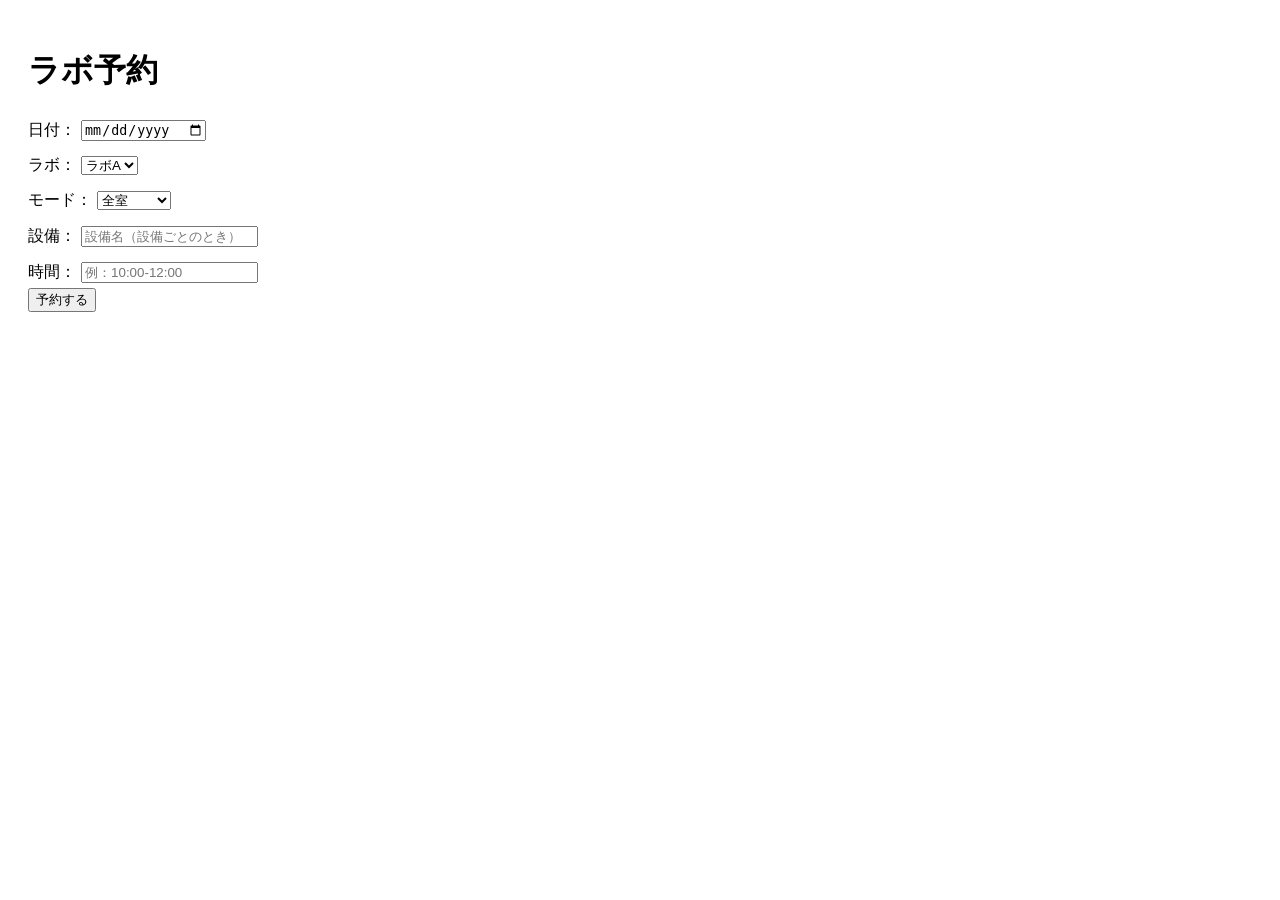
<file: index.html>
<!DOCTYPE html>
<html lang="ja">
<head>
  <meta charset="UTF-8">
  <title>ラボ予約</title>
  <style>
    body { font-family: system-ui, sans-serif; padding: 20px; }
    label { display: block; margin-top: 10px; }
    input, select, button { margin-top: 5px; }
    #result { margin-top: 20px; }
  </style>
</head>
<body>
  <h1>ラボ予約</h1>

  <label>
    日付：
    <input type="date" id="date">
  </label>

  <label>
    ラボ：
    <select id="lab">
      <option value="ラボA">ラボA</option>
      <option value="ラボB">ラボB</option>
    </select>
  </label>

  <label>
    モード：
    <select id="mode">
      <option value="全室">全室</option>
      <option value="設備ごと">設備ごと</option>
    </select>
  </label>

  <label>
    設備：
    <input type="text" id="equipment" placeholder="設備名（設備ごとのとき）">
  </label>

  <label>
    時間：
    <input type="text" id="customTime" placeholder="例：10:00-12:00">
  </label>

  <button id="reserveBtn">予約する</button>

  <div id="result"></div>

  <script>
    const GAS_URL = "https://script.google.com/macros/s/AKfycbzHK9uxmBCs9ayGCwqeXWEhdWUCQW4AkXQziCG1Mh-0wrJLiPuA2MxcI54VL4-9grbS/exec";

    document.getElementById("reserveBtn").addEventListener("click", addReservation);

    function addReservation() {
      const payload = {
        date: document.getElementById("date").value,
        lab: document.getElementById("lab").value,
        mode: document.getElementById("mode").value,
        equipment: document.getElementById("equipment").value || "全室",
        time: document.getElementById("customTime").value || "時間未設定"
      };

      fetch(GAS_URL, {
        method: "POST",
        headers: { "Content-Type": "application/json" },
        body: JSON.stringify(payload)
      })
      .then(() => {
        document.getElementById("result").innerHTML = `
          <strong>予約を送信しました</strong><br><br>
          日付：${payload.date}<br>
          ラボ：${payload.lab}<br>
          モード：${payload.mode}<br>
          設備：${payload.equipment}<br>
          時間：${payload.time}<br>
        `;
      })
      .catch(err => {
        document.getElementById("result").innerHTML =
          "<strong>送信に失敗しました</strong><br>" + err;
      });
    }
  </script>
</body>
</html>
</file>
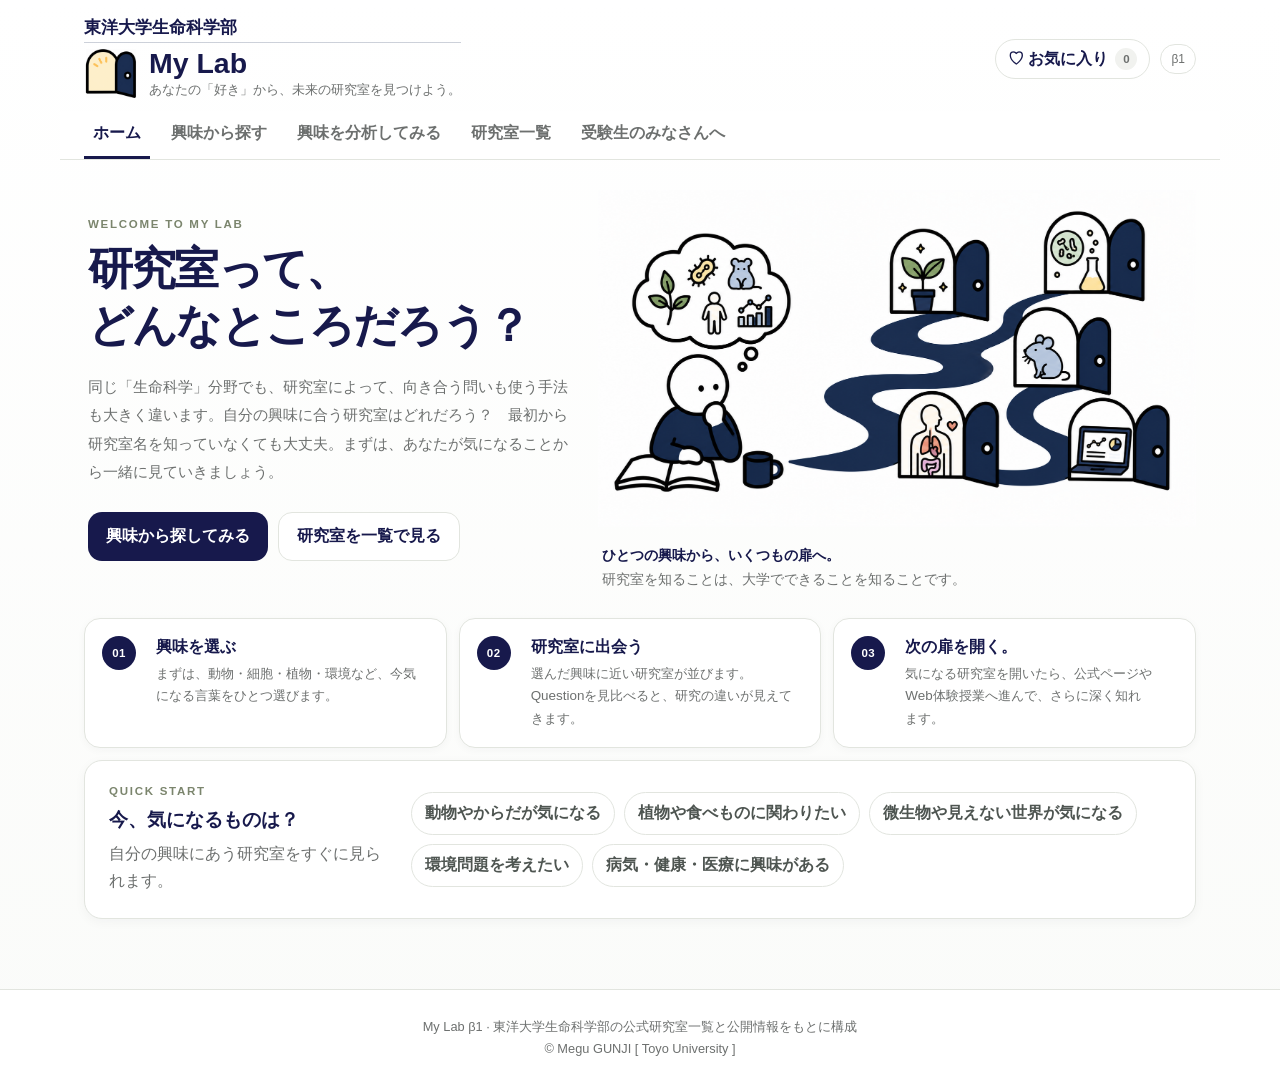
<file: Mylab/index.html>
<!doctype html>
<html lang="ja">
<head>
<meta charset="utf-8">
<meta name="viewport" content="width=device-width,initial-scale=1">
<title>My Lab β1｜あなたの「好き」から、未来の研究室を見つけよう。</title>
<meta name="description" content="東洋大学生命科学部の研究室を、興味や問いから探せるWebアプリです。">
<link rel="stylesheet" href="styles.css?v=20260716-compass-mobile">
</head>
<body>
<header class="topbar">
  <div class="brand-lockup">
    <div class="brand-core">
      <span class="institution">東洋大学生命科学部</span>
      <div class="brand-logo-row">
        <img src="assets/mylab-mark.png" alt="研究室の扉を表したMy Labのロゴイラスト" class="brand-art">
        <div class="brand-text">
          <h1>My Lab</h1>
          <p class="brand-tagline">あなたの「好き」から、未来の研究室を見つけよう。</p>
        </div>
      </div>
    </div>
  </div>
  <div class="header-actions">
    <button class="header-favorite" data-go="favorites" aria-label="お気に入りを見る">♡ お気に入り <span id="favorite-count" class="favorite-count">0</span></button>
    <span class="prototype">β1</span>
  </div>
</header>

<nav class="tabs" aria-label="メインメニュー">
  <button class="tab active" data-view="home">ホーム</button>
  <button class="tab" data-view="interest">興味から探す</button>
  <button class="tab" data-view="compass">興味を分析してみる</button>
  <button class="tab" data-view="labs">研究室一覧</button>
  <button class="tab" data-view="visitors">受験生のみなさんへ</button>
</nav>

<main>
<section id="view-home" class="view active">
  <div class="home-grid">
    <section class="welcome">
      <span class="eyebrow">WELCOME TO MY LAB</span>
      <h2>研究室って、<br>どんなところだろう？</h2>
      <p>同じ「生命科学」分野でも、研究室によって、向き合う問いも使う手法も大きく違います。自分の興味に合う研究室はどれだろう？　最初から研究室名を知っていなくても大丈夫。まずは、あなたが気になることから一緒に見ていきましょう。</p>
      <div class="home-buttons">
        <button class="primary" data-go="interest">興味から探してみる</button>
        <button class="secondary" data-go="labs">研究室を一覧で見る</button>
      </div>
    </section>
    <section class="hero-card card">
      <img src="assets/mylab-hero.png" alt="いろいろな研究室の扉へ続く道">
      <p class="hero-note"><strong>ひとつの興味から、いくつもの扉へ。</strong><br>研究室を知ることは、大学でできることを知ることです。</p>
    </section>
  </div>
  <section class="search-flow" aria-label="研究室を探す流れ">
    <article class="flow-card">
      <span class="flow-number">01</span>
      <div><h3>興味を選ぶ</h3><p>まずは、動物・細胞・植物・環境など、今気になる言葉をひとつ選びます。</p></div>
    </article>
    <article class="flow-card">
      <span class="flow-number">02</span>
      <div><h3>研究室に出会う</h3><p>選んだ興味に近い研究室が並びます。Questionを見比べると、研究の違いが見えてきます。</p></div>
    </article>
    <article class="flow-card">
      <span class="flow-number">03</span>
      <div><h3>次の扉を開く。</h3><p>気になる研究室を開いたら、公式ページやWeb体験授業へ進んで、さらに深く知れます。</p></div>
    </article>
  </section>
  <section class="quick-start card">
    <div>
      <span class="eyebrow">QUICK START</span>
      <h3>今、気になるものは？</h3>
      <p>自分の興味にあう研究室をすぐに見られます。</p>
    </div>
    <div id="home-tags" class="tag-grid"></div>
  </section>
</section>

<section id="view-interest" class="view">
  <div class="section-head">
    <div><span class="eyebrow">START FROM YOUR INTEREST</span><h2>興味から研究室を探す</h2><p>気になるトピックをひとつ選ぶと、研究室データから自動で関連する研究室を表示します。</p></div>
    <button id="clear-filters" class="text-button">選択をクリア</button>
  </div>
  <div id="interest-tags" class="interest-panel card"></div>
  <div class="result-head"><p id="result-message">すべての研究室を表示しています。</p><span id="result-count"></span></div>
  <div id="interest-results" class="lab-grid"></div>
</section>

<section id="view-compass" class="view">
  <div class="compass-hero card">
    <div>
      <span class="eyebrow">RESEARCH COMPASS</span>
      <h2>Research Compass</h2>
      <p class="compass-lead">あなたの興味と相性がいいのは、どの研究室でしょう？</p>
      <p>いくつかの質問に答えながら、自分の興味や研究スタイルを整理してみましょう。</p>
    </div>
    <div class="compass-note">
      <strong>これは診断ではありません。</strong>
      <p>正解・不正解はありません。今の興味を手がかりに、新しい研究室との出会いを見つけるためのガイドです。</p>
    </div>
  </div>
  <div id="compass-progress" class="compass-progress" aria-label="回答状況"></div>
  <div id="compass-questions" class="compass-questions"></div>
  <section id="compass-results" class="compass-results card" aria-live="polite"></section>
</section>

<section id="view-labs" class="view">
  <div class="section-head">
    <div><span class="eyebrow">LAB DIRECTORY</span><h2>研究室一覧</h2><p id="lab-directory-lead">東洋大学生命科学部の研究室を掲載しています。</p></div>
  </div>
  <div class="search-row card">
    <input id="lab-search" type="search" placeholder="研究室名・先生名・キーワードで検索">
    <select id="department-filter">
      <option value="all">すべての学科</option>
    </select>
  </div>
  <section id="lab-jump-list" class="lab-jump-list card" aria-label="研究室名から探す"></section>
  <section id="lab-card-nav" class="lab-card-nav card" aria-label="研究の問いから見る"></section>
  <section id="lab-recommend-list" class="lab-recommend-list card" aria-label="おすすめから探す"></section>
  <div id="lab-list" class="lab-grid"></div>
</section>

<section id="view-visitors" class="view">
  <div class="visitor-hero">
    <span class="eyebrow">OPEN CAMPUS GUIDE</span>
    <h2>受験生のみなさんへ</h2>
    <p>オープンキャンパスや文化祭では、研究室ごとに展示・実験プログラム・相談会などを行っています。気になる研究を見つけたら、ぜひ先生や学生に話を聞いてみてください。</p>
  </div>
  <div id="event-summary" class="event-summary card"></div>
  <div id="event-date-tabs" class="event-date-tabs" aria-label="日付を選ぶ"></div>
  <div id="event-filters" class="event-filters card"></div>
  <section id="event-quick-index" class="event-quick-index card" aria-label="当日のプログラム早見表"></section>
  <div class="result-head"><p id="event-message">イベント情報を表示しています。</p><span id="event-count"></span></div>
  <div id="event-list" class="event-grid"></div>
</section>

<section id="view-favorites" class="view">
  <div class="section-head">
    <div><span class="eyebrow">MY FAVORITES</span><h2>気になる研究室</h2><p>あとで見返したい研究室を保存できます。オープンキャンパスや研究室見学の候補づくりにも使えます。</p></div>
    <button id="clear-favorites" class="text-button">お気に入りをすべて解除</button>
  </div>
  <div id="favorite-list" class="lab-grid"></div>
</section>
</main>

<div id="modal" class="modal" aria-hidden="true">
  <div class="modal-backdrop" data-close></div>
  <article class="modal-panel">
    <button class="modal-close" data-close aria-label="閉じる">×</button>
    <div id="modal-content"></div>
  </article>
</div>

<footer>
  <p>My Lab β1 · 東洋大学生命科学部の公式研究室一覧と公開情報をもとに構成</p>
  <p>© Megu GUNJI [ Toyo University ]</p>
</footer>
<script src="app.js?v=20260716-compass-mobile"></script>
</body>
</html>
</file>
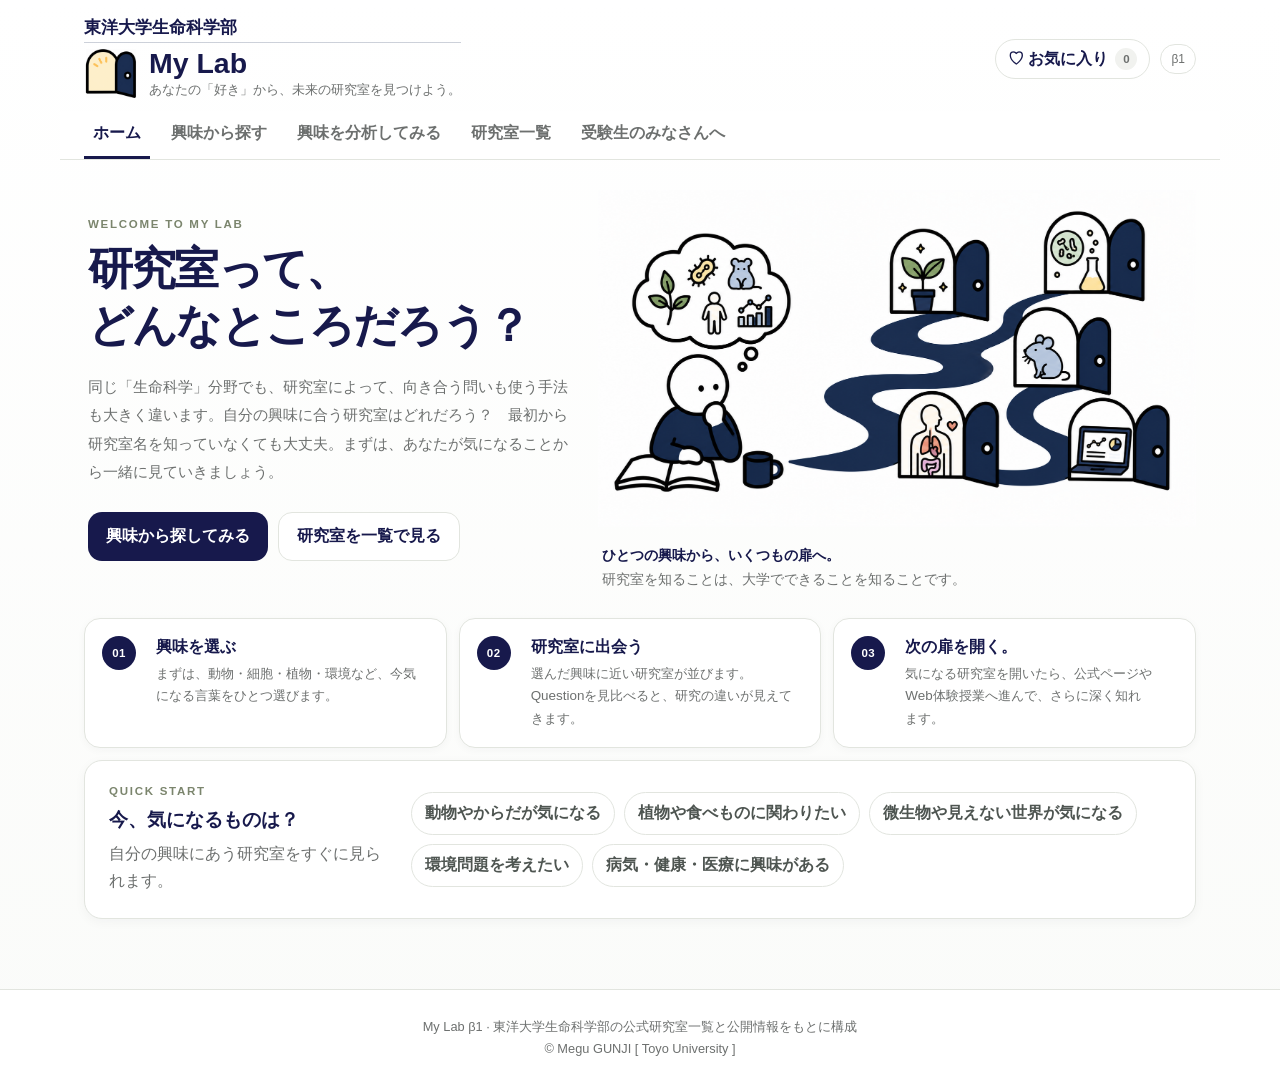
<file: Mylab_beta/index.html>
<!doctype html>
<html lang="ja">
<head>
<meta charset="utf-8">
<meta name="viewport" content="width=device-width,initial-scale=1">
<title>My Lab β1｜あなたの「好き」から、未来の研究室を見つけよう。</title>
<meta name="description" content="東洋大学生命科学部の研究室を、興味や問いから探せるWebアプリです。">
<link rel="stylesheet" href="styles.css?v=20260716-compass-mobile">
</head>
<body>
<header class="topbar">
  <div class="brand-lockup">
    <div class="brand-core">
      <span class="institution">東洋大学生命科学部</span>
      <div class="brand-logo-row">
        <img src="assets/mylab-mark.png" alt="研究室の扉を表したMy Labのロゴイラスト" class="brand-art">
        <div class="brand-text">
          <h1>My Lab</h1>
          <p class="brand-tagline">あなたの「好き」から、未来の研究室を見つけよう。</p>
        </div>
      </div>
    </div>
  </div>
  <div class="header-actions">
    <button class="header-favorite" data-go="favorites" aria-label="お気に入りを見る">♡ お気に入り <span id="favorite-count" class="favorite-count">0</span></button>
    <span class="prototype">β1</span>
  </div>
</header>

<nav class="tabs" aria-label="メインメニュー">
  <button class="tab active" data-view="home">ホーム</button>
  <button class="tab" data-view="interest">興味から探す</button>
  <button class="tab" data-view="compass">興味を分析してみる</button>
  <button class="tab" data-view="labs">研究室一覧</button>
  <button class="tab" data-view="visitors">受験生のみなさんへ</button>
</nav>

<main>
<section id="view-home" class="view active">
  <div class="home-grid">
    <section class="welcome">
      <span class="eyebrow">WELCOME TO MY LAB</span>
      <h2>研究室って、<br>どんなところだろう？</h2>
      <p>同じ「生命科学」分野でも、研究室によって、向き合う問いも使う手法も大きく違います。自分の興味に合う研究室はどれだろう？　最初から研究室名を知っていなくても大丈夫。まずは、あなたが気になることから一緒に見ていきましょう。</p>
      <div class="home-buttons">
        <button class="primary" data-go="interest">興味から探してみる</button>
        <button class="secondary" data-go="labs">研究室を一覧で見る</button>
      </div>
    </section>
    <section class="hero-card card">
      <img src="assets/mylab-hero.png" alt="いろいろな研究室の扉へ続く道">
      <p class="hero-note"><strong>ひとつの興味から、いくつもの扉へ。</strong><br>研究室を知ることは、大学でできることを知ることです。</p>
    </section>
  </div>
  <section class="search-flow" aria-label="研究室を探す流れ">
    <article class="flow-card">
      <span class="flow-number">01</span>
      <div><h3>興味を選ぶ</h3><p>まずは、動物・細胞・植物・環境など、今気になる言葉をひとつ選びます。</p></div>
    </article>
    <article class="flow-card">
      <span class="flow-number">02</span>
      <div><h3>研究室に出会う</h3><p>選んだ興味に近い研究室が並びます。Questionを見比べると、研究の違いが見えてきます。</p></div>
    </article>
    <article class="flow-card">
      <span class="flow-number">03</span>
      <div><h3>次の扉を開く。</h3><p>気になる研究室を開いたら、公式ページやWeb体験授業へ進んで、さらに深く知れます。</p></div>
    </article>
  </section>
  <section class="quick-start card">
    <div>
      <span class="eyebrow">QUICK START</span>
      <h3>今、気になるものは？</h3>
      <p>自分の興味にあう研究室をすぐに見られます。</p>
    </div>
    <div id="home-tags" class="tag-grid"></div>
  </section>
</section>

<section id="view-interest" class="view">
  <div class="section-head">
    <div><span class="eyebrow">START FROM YOUR INTEREST</span><h2>興味から研究室を探す</h2><p>気になるトピックをひとつ選ぶと、研究室データから自動で関連する研究室を表示します。</p></div>
    <button id="clear-filters" class="text-button">選択をクリア</button>
  </div>
  <div id="interest-tags" class="interest-panel card"></div>
  <div class="result-head"><p id="result-message">すべての研究室を表示しています。</p><span id="result-count"></span></div>
  <div id="interest-results" class="lab-grid"></div>
</section>

<section id="view-compass" class="view">
  <div class="compass-hero card">
    <div>
      <span class="eyebrow">RESEARCH COMPASS</span>
      <h2>Research Compass</h2>
      <p class="compass-lead">生命科学には、いろいろな「問い」があります。</p>
      <p>あなたはどんな「なぜ？」にワクワクするでしょう。3つの問いから、大学の研究の世界を少しだけのぞいてみましょう。</p>
    </div>
    <div class="compass-note">
      <strong>小さな旅のように。</strong>
      <p>正解・不正解はありません。研究者がどんな問いを持ち、どんな一日を過ごしているのかを想像するための入口です。</p>
    </div>
  </div>
  <div id="compass-progress" class="compass-progress" aria-label="回答状況"></div>
  <div id="compass-questions" class="compass-questions"></div>
  <section id="compass-results" class="compass-results card" aria-live="polite"></section>
</section>

<section id="view-labs" class="view">
  <div class="section-head">
    <div><span class="eyebrow">LAB DIRECTORY</span><h2>研究室一覧</h2><p id="lab-directory-lead">東洋大学生命科学部の研究室を掲載しています。</p></div>
  </div>
  <div class="search-row card">
    <input id="lab-search" type="search" placeholder="研究室名・先生名・キーワードで検索">
    <select id="department-filter">
      <option value="all">すべての学科</option>
    </select>
  </div>
  <section id="lab-jump-list" class="lab-jump-list card" aria-label="研究室名から探す"></section>
  <section id="lab-card-nav" class="lab-card-nav card" aria-label="研究の問いから見る"></section>
  <section id="lab-recommend-list" class="lab-recommend-list card" aria-label="おすすめから探す"></section>
  <div id="lab-list" class="lab-grid"></div>
</section>

<section id="view-visitors" class="view">
  <div class="visitor-hero">
    <span class="eyebrow">OPEN CAMPUS GUIDE</span>
    <h2>受験生のみなさんへ</h2>
    <p>オープンキャンパスや文化祭では、研究室ごとに展示・実験プログラム・相談会などを行っています。気になる研究を見つけたら、ぜひ先生や学生に話を聞いてみてください。</p>
  </div>
  <div id="event-summary" class="event-summary card"></div>
  <div id="event-date-tabs" class="event-date-tabs" aria-label="日付を選ぶ"></div>
  <div id="event-filters" class="event-filters card"></div>
  <section id="event-quick-index" class="event-quick-index card" aria-label="当日のプログラム早見表"></section>
  <div class="result-head"><p id="event-message">イベント情報を表示しています。</p><span id="event-count"></span></div>
  <div id="event-list" class="event-grid"></div>
</section>

<section id="view-favorites" class="view">
  <div class="section-head">
    <div><span class="eyebrow">MY FAVORITES</span><h2>気になる研究室</h2><p>あとで見返したい研究室を保存できます。オープンキャンパスや研究室見学の候補づくりにも使えます。</p></div>
    <button id="clear-favorites" class="text-button">お気に入りをすべて解除</button>
  </div>
  <div id="favorite-list" class="lab-grid"></div>
</section>
</main>

<div id="modal" class="modal" aria-hidden="true">
  <div class="modal-backdrop" data-close></div>
  <article class="modal-panel">
    <button class="modal-close" data-close aria-label="閉じる">×</button>
    <div id="modal-content"></div>
  </article>
</div>

<footer>
  <p>My Lab β1 · 東洋大学生命科学部の公式研究室一覧と公開情報をもとに構成</p>
  <p>© Megu GUNJI [ Toyo University ]</p>
</footer>
<script src="app.js?v=20260716-compass-mobile"></script>
</body>
</html>
</file>
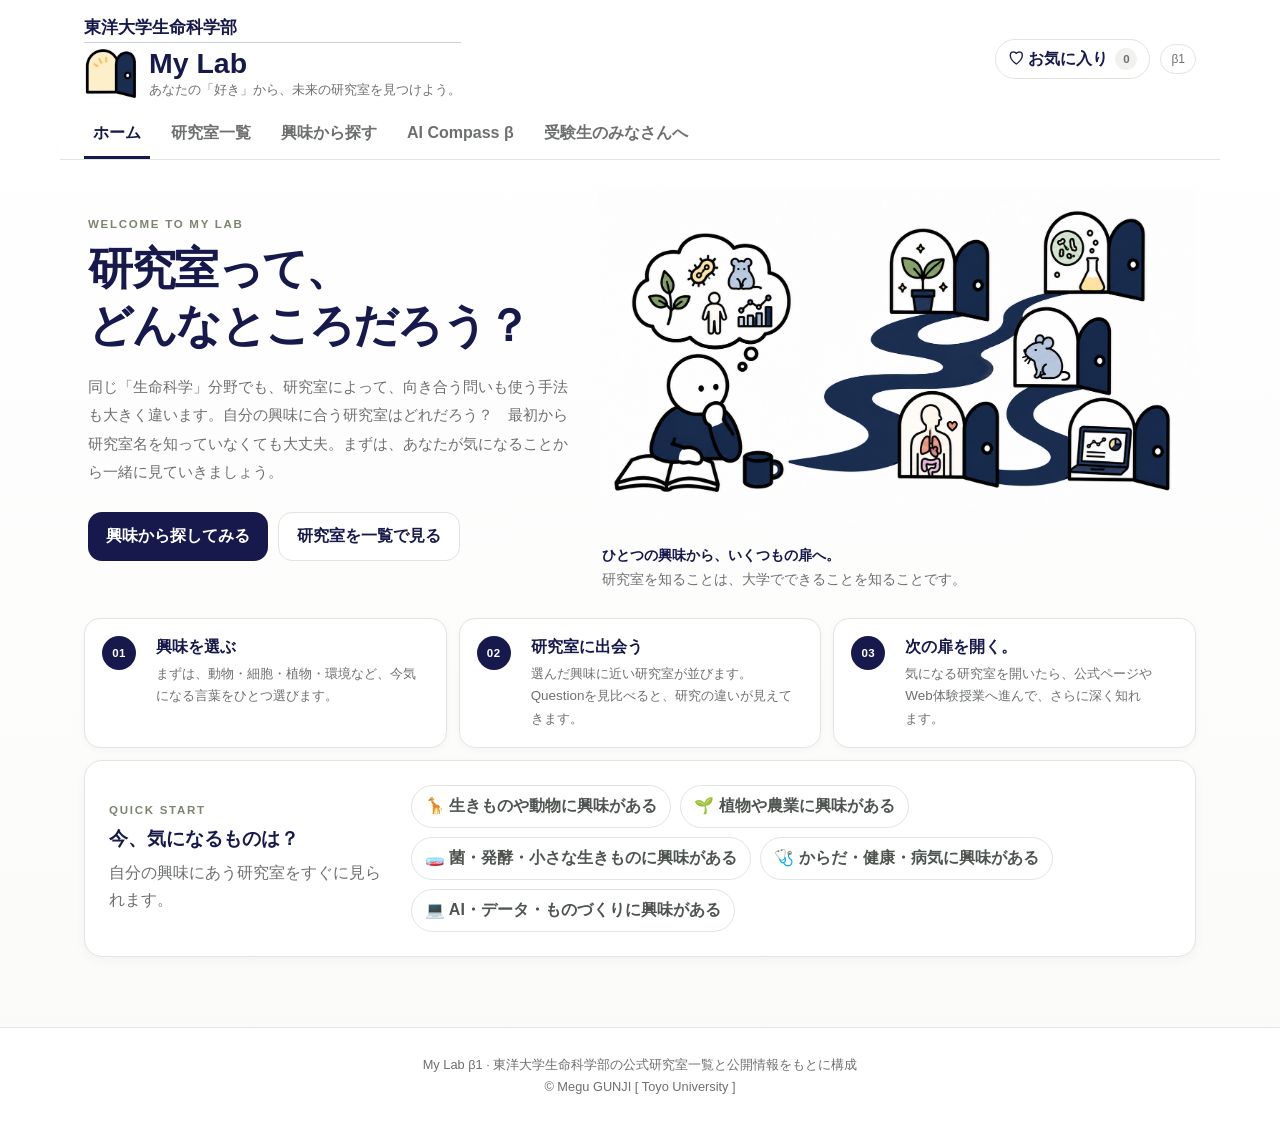
<file: Mylab_gamma/index.html>
<!doctype html>
<html lang="ja">
<head>
<meta charset="utf-8">
<meta name="viewport" content="width=device-width,initial-scale=1">
<title>My Lab β1｜あなたの「好き」から、未来の研究室を見つけよう。</title>
<meta name="description" content="東洋大学生命科学部の研究室を、興味や問いから探せるWebアプリです。">
<link rel="stylesheet" href="styles.css?v=20260719-interest-lab-keywords">
</head>
<body>
<header class="topbar">
  <button class="brand-lockup brand-home" type="button" data-go="home" aria-label="ホームへ戻る">
    <div class="brand-core">
      <span class="institution">東洋大学生命科学部</span>
      <div class="brand-logo-row">
        <img src="assets/mylab-mark.png" alt="研究室の扉を表したMy Labのロゴイラスト" class="brand-art">
        <div class="brand-text">
          <h1>My Lab</h1>
          <p class="brand-tagline">あなたの「好き」から、未来の研究室を見つけよう。</p>
        </div>
      </div>
    </div>
  </button>
  <div class="header-actions">
    <button class="header-favorite" data-go="favorites" aria-label="お気に入りを見る">♡ お気に入り <span id="favorite-count" class="favorite-count">0</span></button>
    <span class="prototype">β1</span>
  </div>
</header>

<nav class="tabs" aria-label="メインメニュー">
  <button class="tab active" data-view="home">ホーム</button>
  <button class="tab" data-view="labs">研究室一覧</button>
  <button class="tab" data-view="interest">興味から探す</button>
  <button class="tab" data-view="ai-compass">AI Compass β</button>
  <button class="tab" data-view="visitors">受験生のみなさんへ</button>
</nav>

<main>
<section id="view-home" class="view active">
  <div class="home-grid">
    <section class="welcome">
      <span class="eyebrow">WELCOME TO MY LAB</span>
      <h2>研究室って、<br>どんなところだろう？</h2>
      <p>同じ「生命科学」分野でも、研究室によって、向き合う問いも使う手法も大きく違います。自分の興味に合う研究室はどれだろう？　最初から研究室名を知っていなくても大丈夫。まずは、あなたが気になることから一緒に見ていきましょう。</p>
      <div class="home-buttons">
        <button class="primary" data-go="interest">興味から探してみる</button>
        <button class="secondary" data-go="labs">研究室を一覧で見る</button>
      </div>
    </section>
    <section class="hero-card card">
      <img src="assets/mylab-hero.png" alt="いろいろな研究室の扉へ続く道">
      <p class="hero-note"><strong>ひとつの興味から、いくつもの扉へ。</strong><br>研究室を知ることは、大学でできることを知ることです。</p>
    </section>
  </div>
  <section class="search-flow" aria-label="研究室を探す流れ">
    <article class="flow-card">
      <span class="flow-number">01</span>
      <div><h3>興味を選ぶ</h3><p>まずは、動物・細胞・植物・環境など、今気になる言葉をひとつ選びます。</p></div>
    </article>
    <article class="flow-card">
      <span class="flow-number">02</span>
      <div><h3>研究室に出会う</h3><p>選んだ興味に近い研究室が並びます。Questionを見比べると、研究の違いが見えてきます。</p></div>
    </article>
    <article class="flow-card">
      <span class="flow-number">03</span>
      <div><h3>次の扉を開く。</h3><p>気になる研究室を開いたら、公式ページやWeb体験授業へ進んで、さらに深く知れます。</p></div>
    </article>
  </section>
  <section class="quick-start card">
    <div>
      <span class="eyebrow">QUICK START</span>
      <h3>今、気になるものは？</h3>
      <p>自分の興味にあう研究室をすぐに見られます。</p>
    </div>
    <div id="home-tags" class="tag-grid"></div>
  </section>
</section>

<section id="view-interest" class="view">
  <div class="section-head">
    <div><span class="eyebrow">START FROM YOUR INTEREST</span><h2>興味から研究室を探す</h2><p>気になるトピックをひとつ選ぶと、研究室データから自動で関連する研究室を表示します。</p></div>
    <button id="clear-filters" class="text-button">選択をクリア</button>
  </div>
  <div id="interest-tags" class="interest-panel card"></div>
  <div id="interest-department-filter" class="interest-department-filter card"></div>
  <div class="result-head"><p id="result-message">すべての研究室を表示しています。</p><span id="result-count"></span></div>
  <div id="interest-results" class="lab-grid"></div>
</section>

<section id="view-ai-compass" class="view">
  <div class="ai-compass-hero card">
    <span class="eyebrow">AI RESEARCH COMPASS β</span>
    <h2>気になることを、研究の言葉へ。</h2>
    <p>動物園が好き、DNAが面白そう、医療に興味がある。ふだんの言葉を、My Labの研究キーワードへ翻訳して研究室との出会いを探します。β版では生成AIを使わず、静的な辞書データで検索します。</p>
  </div>
  <form id="ai-compass-form" class="ai-compass-form card">
    <label for="ai-compass-input">あなたが気になっていることを自由に書いてください。</label>
    <textarea id="ai-compass-input" rows="5" placeholder="例：動物園が好きです。キリンの首や骨のしくみに興味があります。"></textarea>
    <div class="ai-example-row" aria-label="入力例">
      <button type="button" data-ai-example="動物園が好きです。キリンのからだのしくみが気になります。">動物園が好き</button>
      <button type="button" data-ai-example="DNAや遺伝子って面白そうです。">DNAが面白そう</button>
      <button type="button" data-ai-example="ゲームやAIが好きだけど生命科学でも役に立ちますか？">ゲーム・AIが好き</button>
      <button type="button" data-ai-example="医療やリハビリに関わるものづくりをしてみたいです。">医療に興味</button>
    </div>
    <p class="ai-beta-note">β版です。みなさんの入力をもとに、研究との出会いをもっと良くしていきます。個人情報は入力しないでください。</p>
    <button class="primary" type="submit">研究を探す →</button>
  </form>
  <section id="ai-compass-results" class="ai-compass-results" aria-live="polite"></section>
</section>

<section id="view-ai-admin" class="view">
  <div class="ai-admin-hero">
    <span class="eyebrow">DICTIONARY GARDEN</span>
    <h2>辞書育成支援</h2>
    <p>AI Research Compass βは、完成した推薦AIではありません。未登録語やクリック、👍/👎を見ながら、高校生の言葉と研究タグをつなぐ辞書を育てていきます。</p>
  </div>
  <section id="ai-compass-admin" class="ai-compass-admin card" aria-live="polite"></section>
</section>

<section id="view-labs" class="view">
  <div class="section-head">
    <div><span class="eyebrow">LAB DIRECTORY</span><h2>研究室一覧</h2><p id="lab-directory-lead">東洋大学生命科学部の研究室を掲載しています。</p></div>
  </div>
  <div class="search-row card">
    <input id="lab-search" type="search" placeholder="研究室名・先生名・キーワードで検索">
    <select id="department-filter">
      <option value="all">すべての学科</option>
    </select>
  </div>
  <section id="lab-jump-list" class="lab-jump-list card" aria-label="研究室名から探す"></section>
  <section id="lab-card-nav" class="lab-card-nav card" aria-label="研究の問いから見る"></section>
  <section id="lab-recommend-list" class="lab-recommend-list card" aria-label="おすすめから探す"></section>
  <div id="lab-list" class="lab-grid"></div>
</section>

<section id="view-visitors" class="view">
  <div class="visitor-hero">
    <span class="eyebrow">OPEN CAMPUS GUIDE</span>
    <h2>受験生のみなさんへ</h2>
    <p>オープンキャンパスや文化祭では、研究室ごとに展示・実験プログラム・相談会などを行っています。気になる研究を見つけたら、ぜひ先生や学生に話を聞いてみてください。</p>
  </div>
  <div id="event-summary" class="event-summary card"></div>
  <div id="event-date-tabs" class="event-date-tabs" aria-label="日付を選ぶ"></div>
  <div id="event-filters" class="event-filters card"></div>
  <section id="event-quick-index" class="event-quick-index card" aria-label="当日のプログラム早見表"></section>
  <div class="result-head"><p id="event-message">イベント情報を表示しています。</p><span id="event-count"></span></div>
  <div id="event-list" class="event-grid"></div>
</section>

<section id="view-favorites" class="view">
  <div class="section-head">
    <div><span class="eyebrow">MY FAVORITES</span><h2>気になる研究室</h2><p>あとで見返したい研究室を保存できます。オープンキャンパスや研究室見学の候補づくりにも使えます。</p></div>
    <button id="clear-favorites" class="text-button">お気に入りをすべて解除</button>
  </div>
  <div id="favorite-list" class="lab-grid"></div>
</section>
</main>

<div id="modal" class="modal" aria-hidden="true">
  <div class="modal-backdrop" data-close></div>
  <article class="modal-panel">
    <button class="modal-close" data-close aria-label="閉じる">×</button>
    <div id="modal-content"></div>
  </article>
</div>

<footer>
  <p>My Lab β1 · 東洋大学生命科学部の公式研究室一覧と公開情報をもとに構成</p>
  <p>© Megu GUNJI [ Toyo University ]</p>
</footer>
<script src="js/ai-compass/normalize.js?v=20260719-two-layer"></script>
<script src="js/ai-compass/unknownWordLogger.js?v=20260719-two-layer"></script>
<script src="js/ai-compass/dictionaryMatcher.js?v=20260719-two-layer"></script>
<script src="js/ai-compass/conceptMapper.js?v=20260719-two-layer"></script>
<script src="js/ai-compass/labScorer.js?v=20260719-two-layer"></script>
<script src="js/ai-compass/resultRenderer.js?v=20260719-two-layer"></script>
<script src="app.js?v=20260719-interest-lab-keywords"></script>
</body>
</html>
</file>
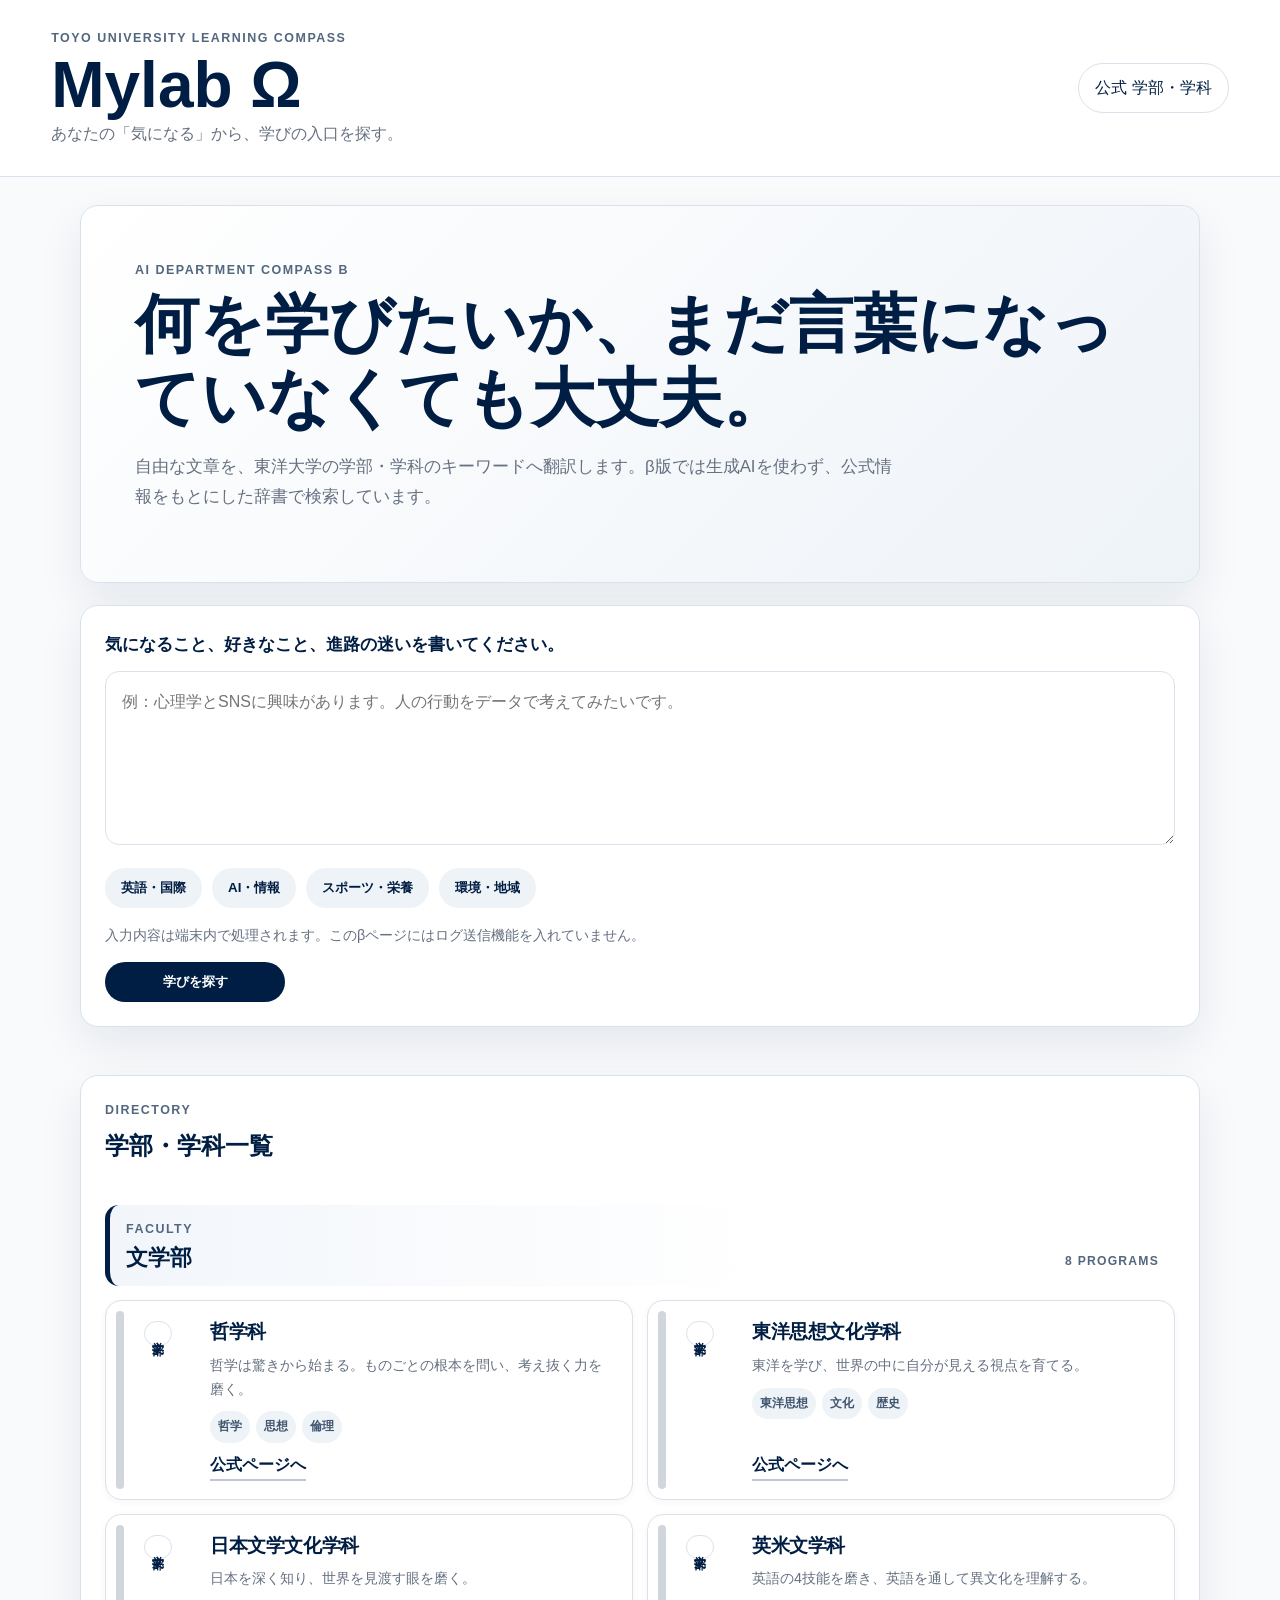
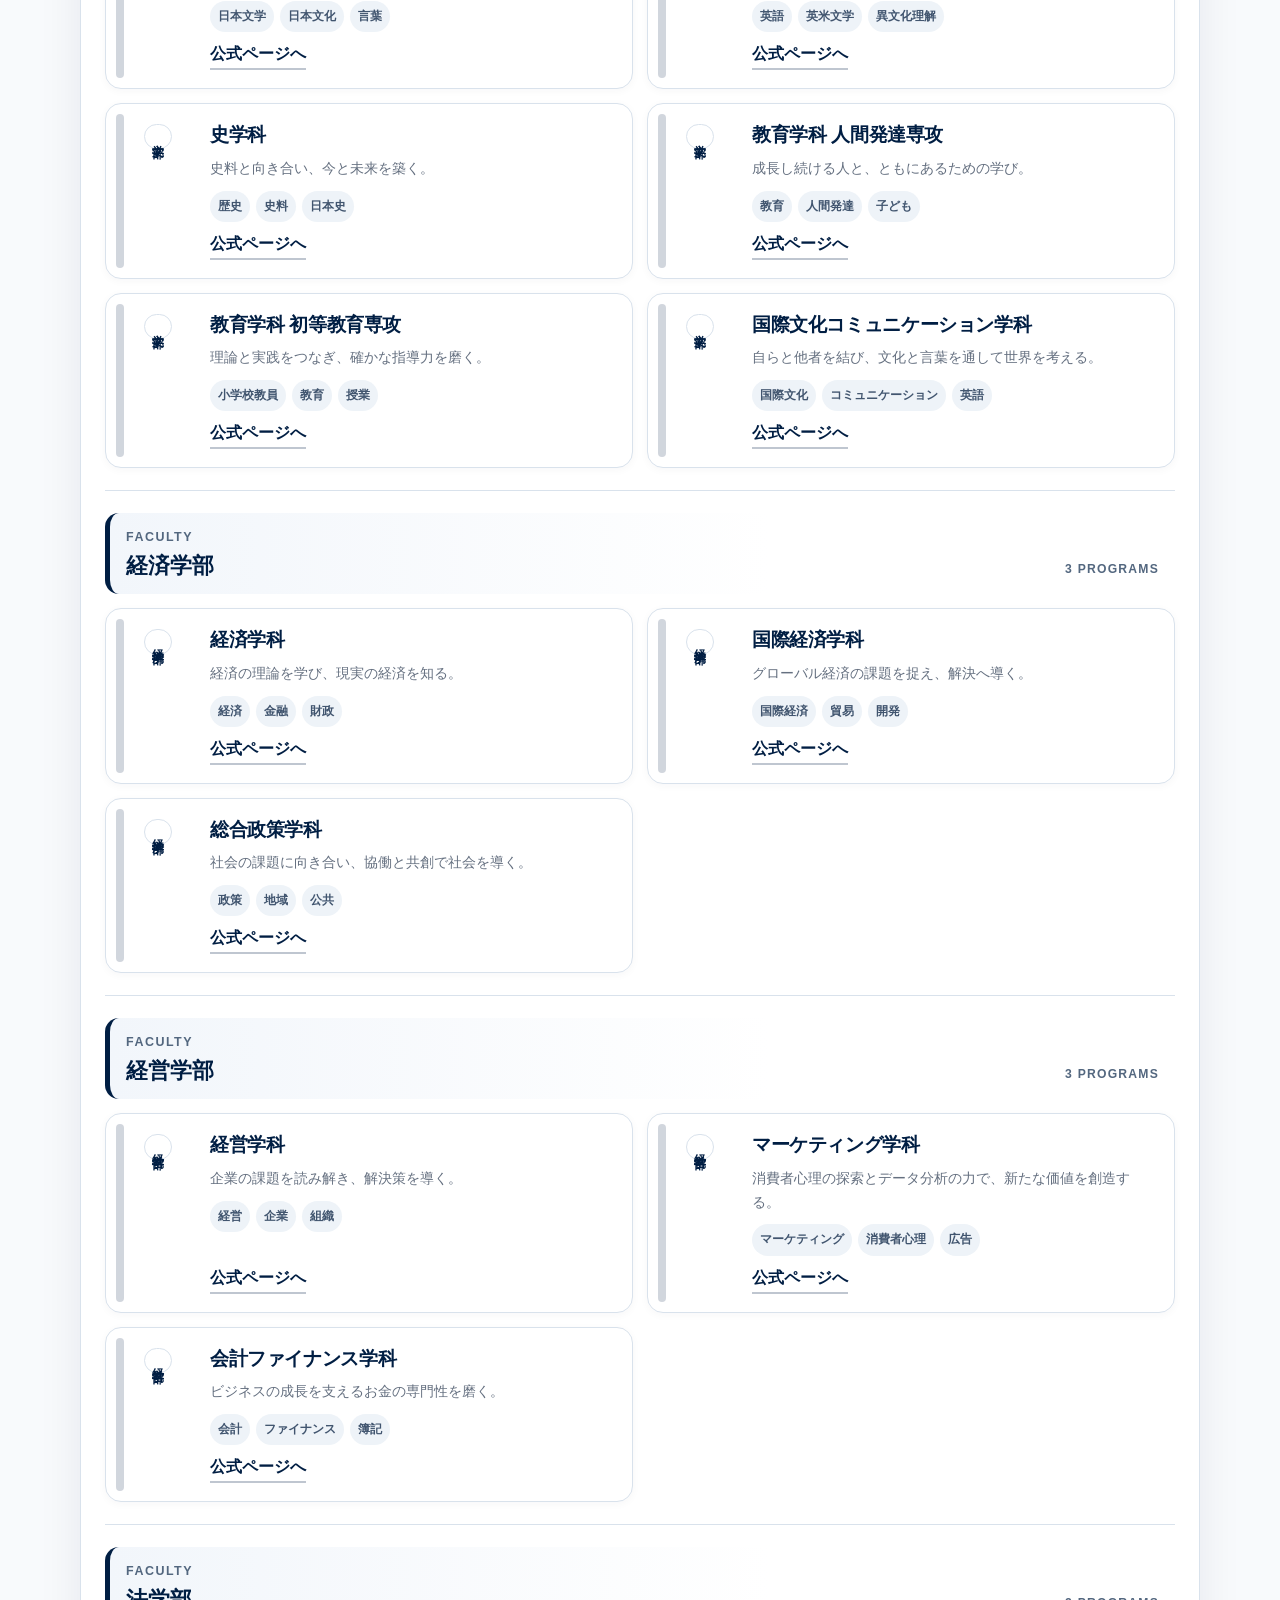
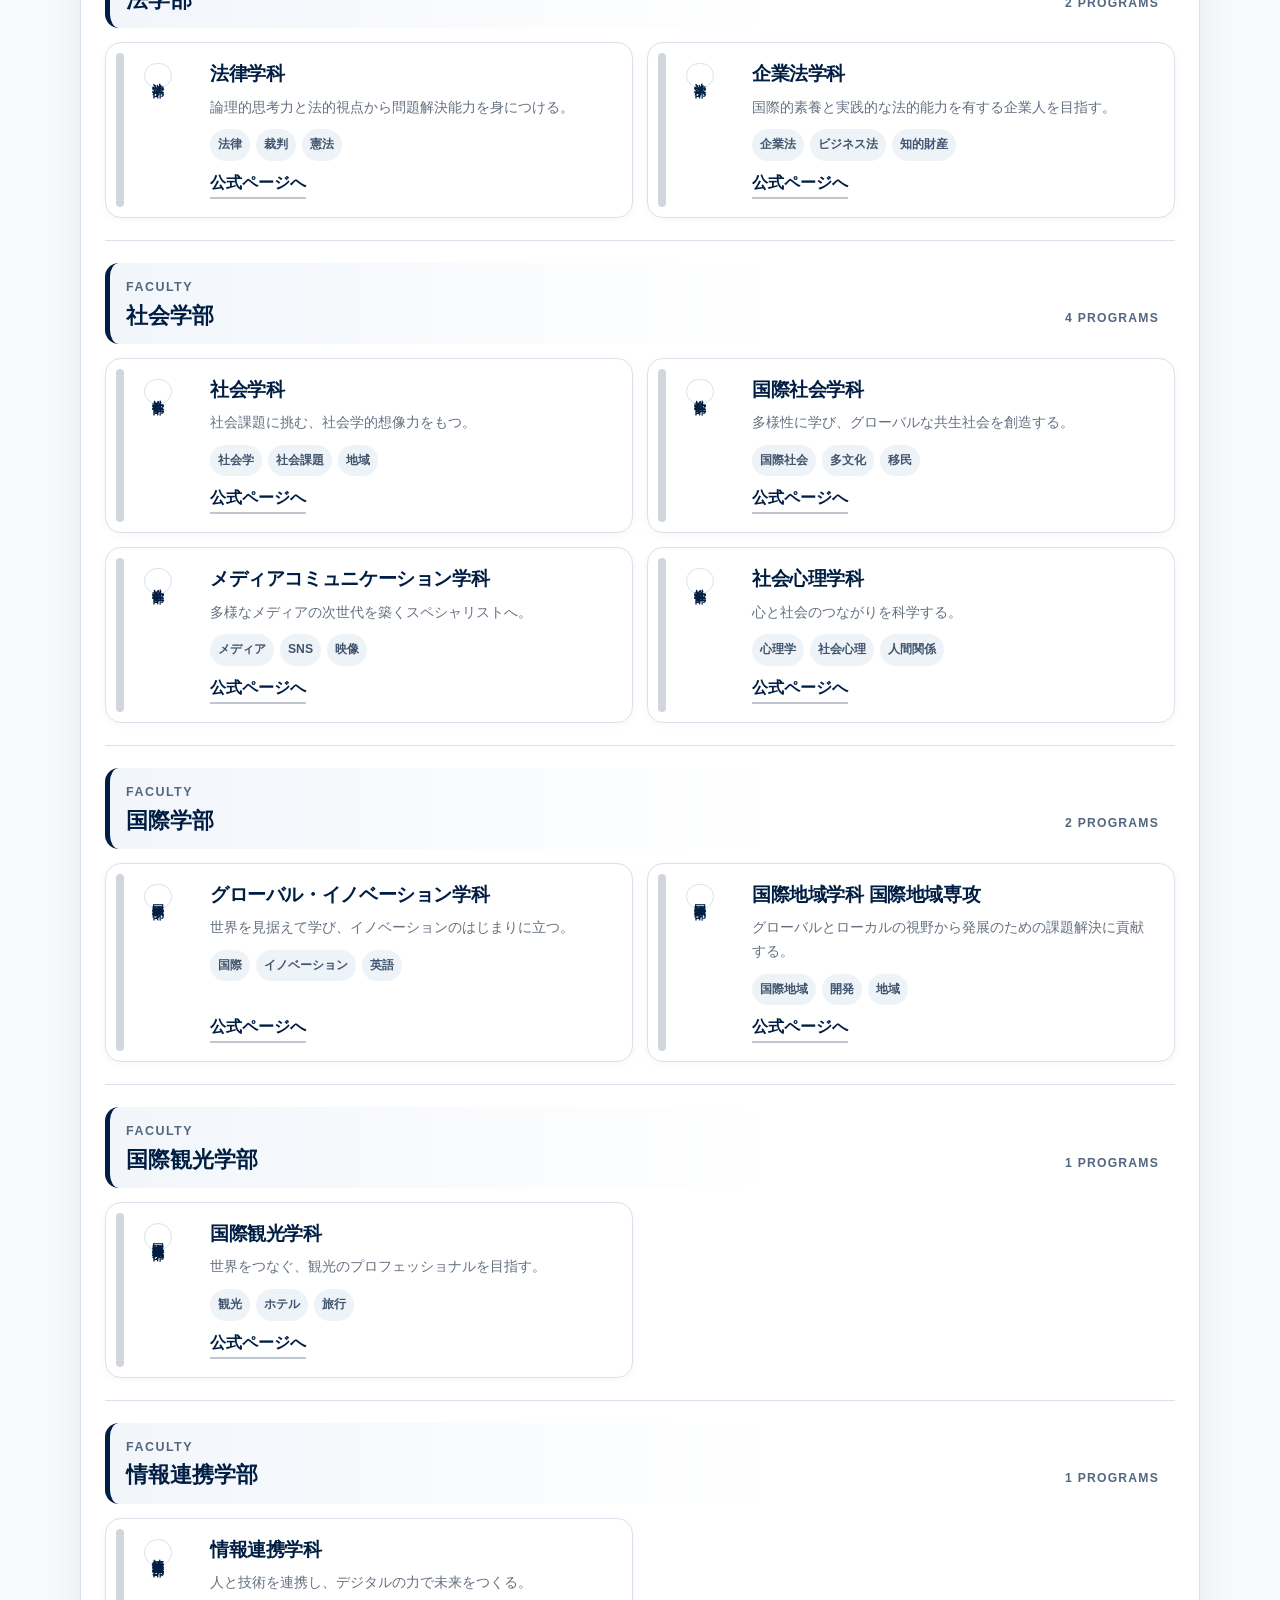
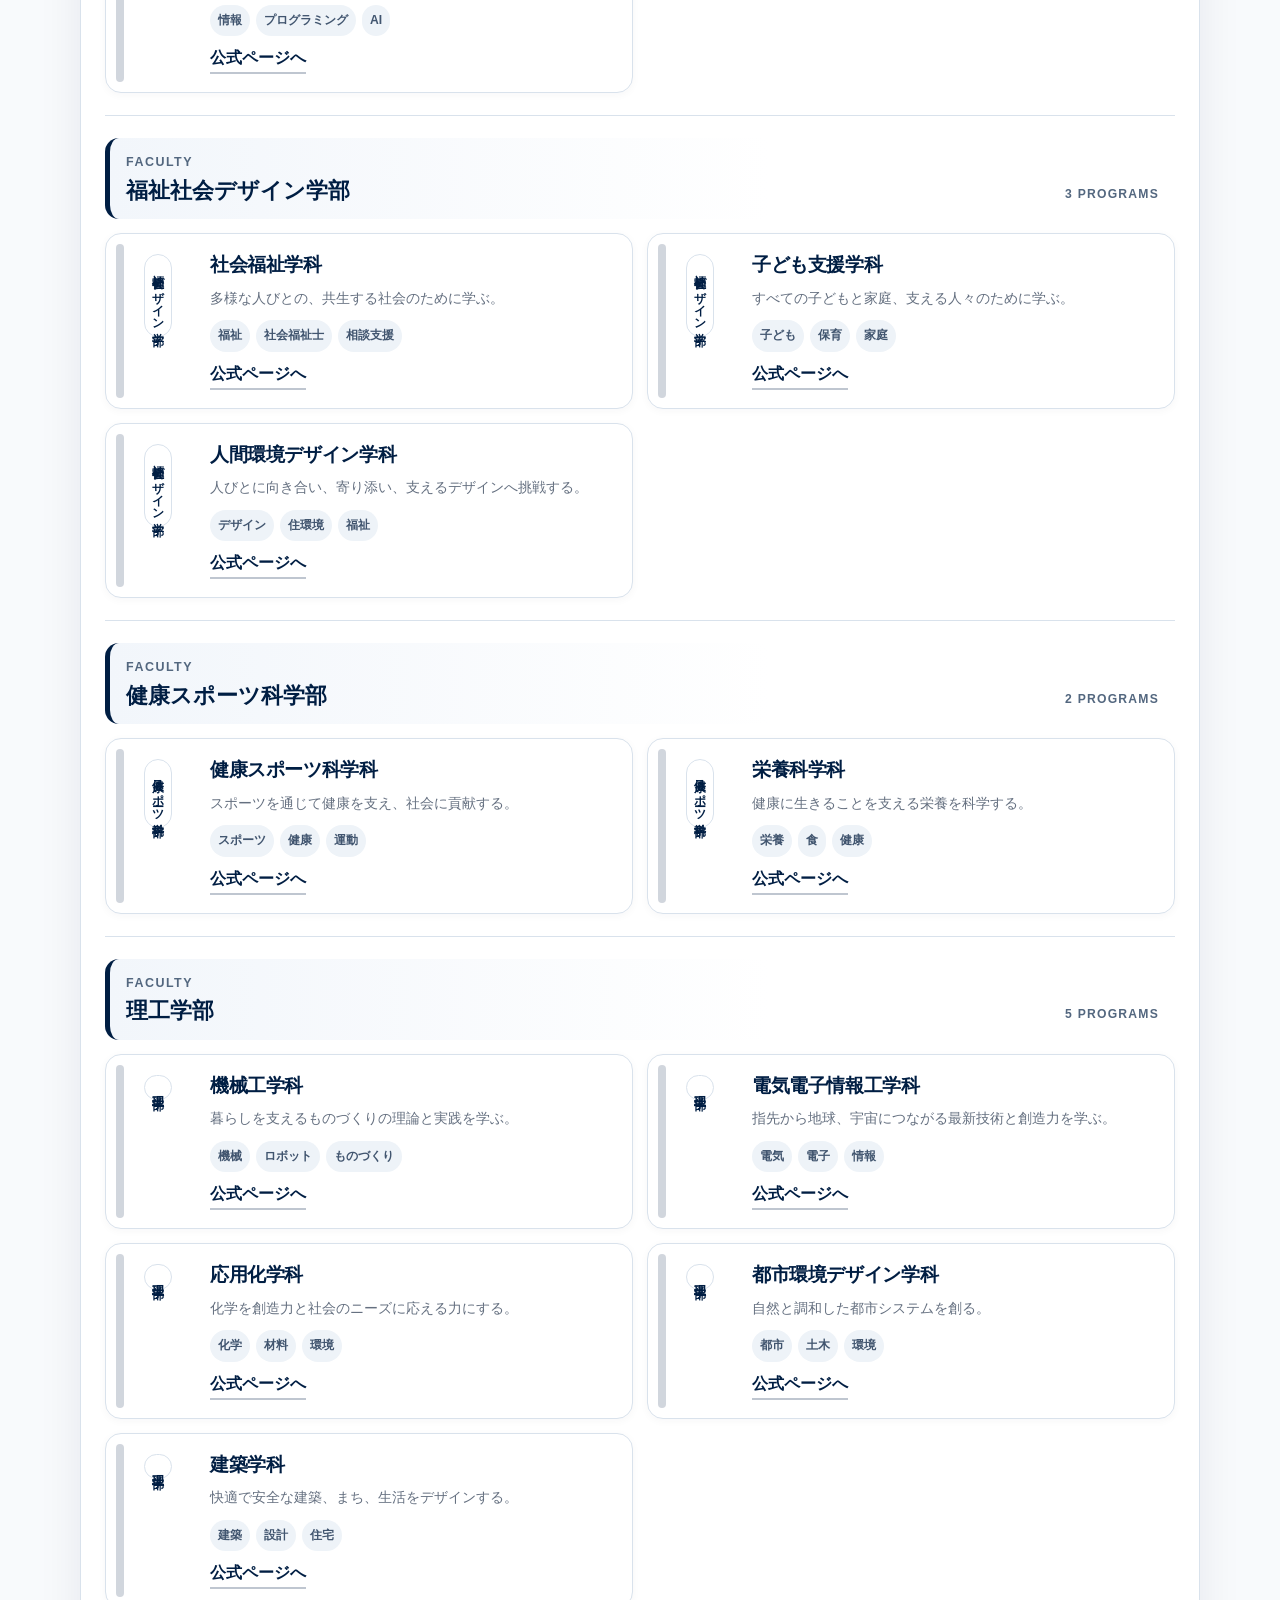
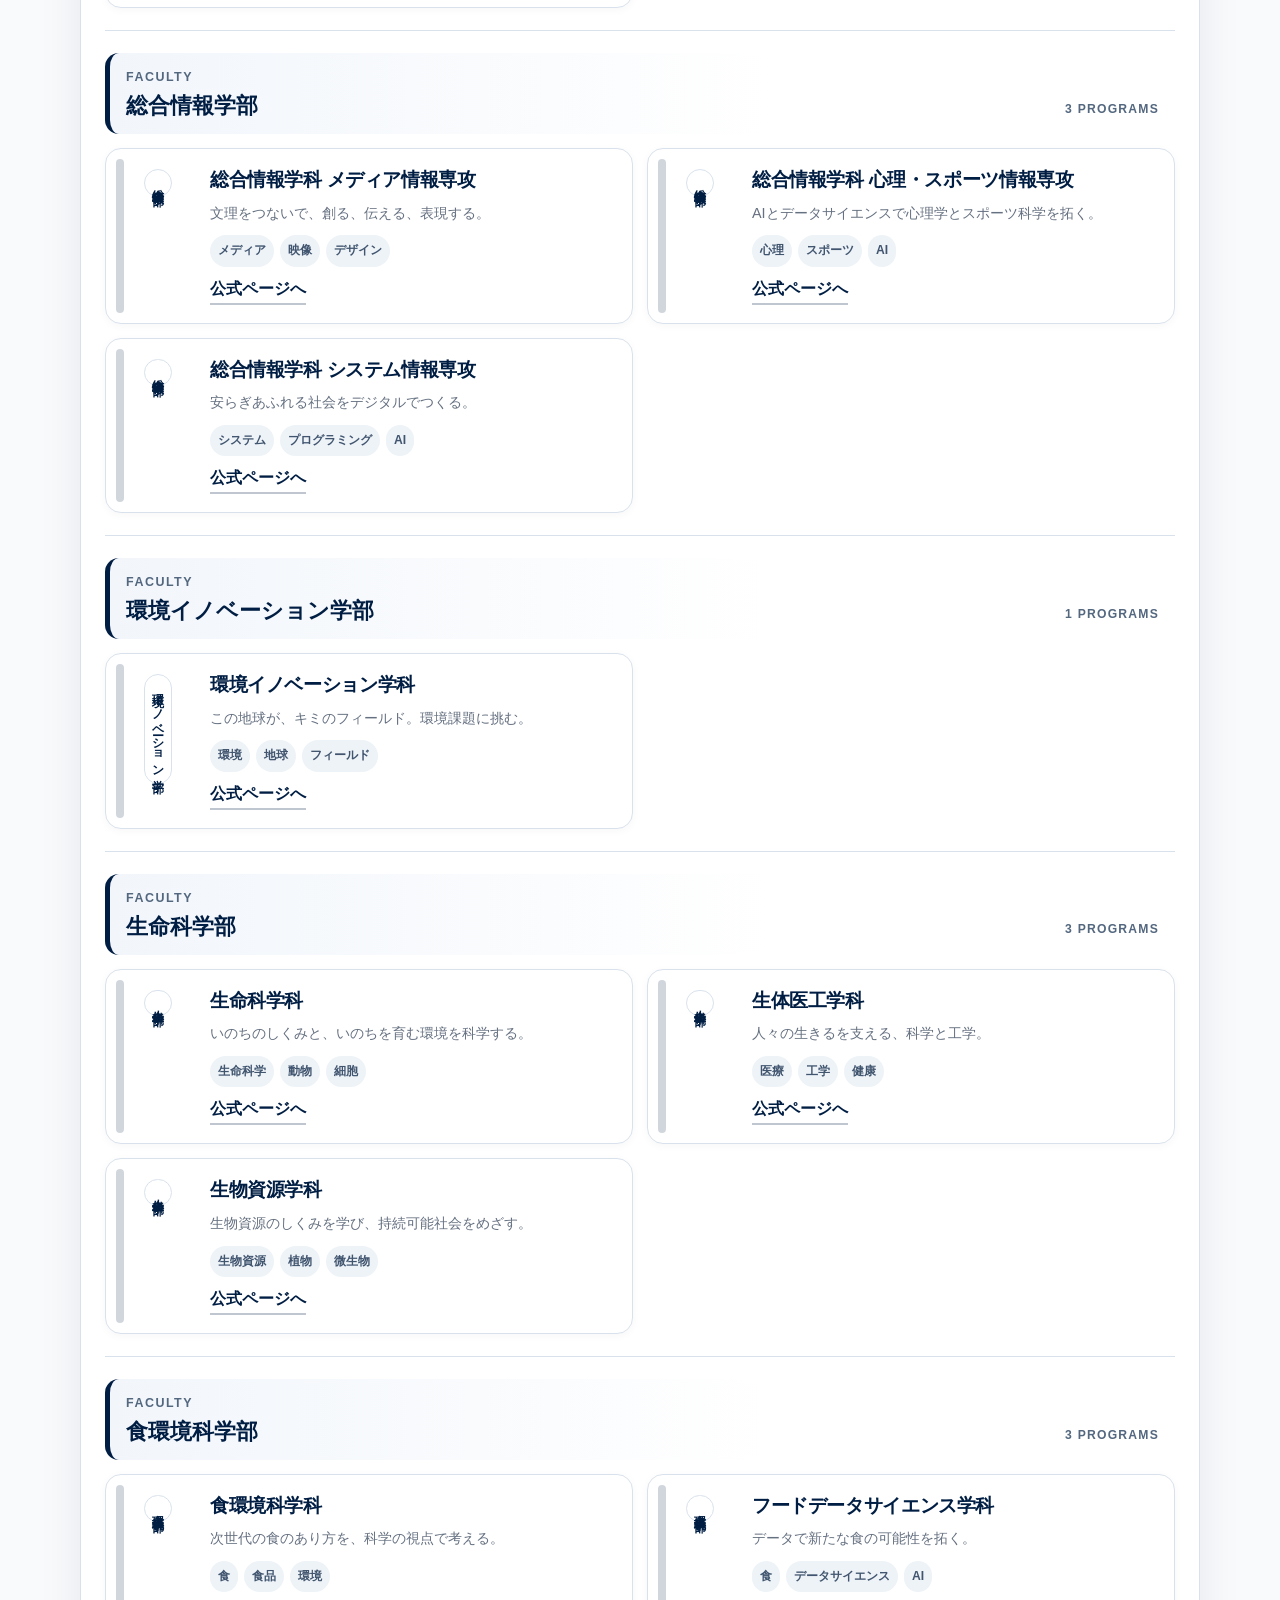
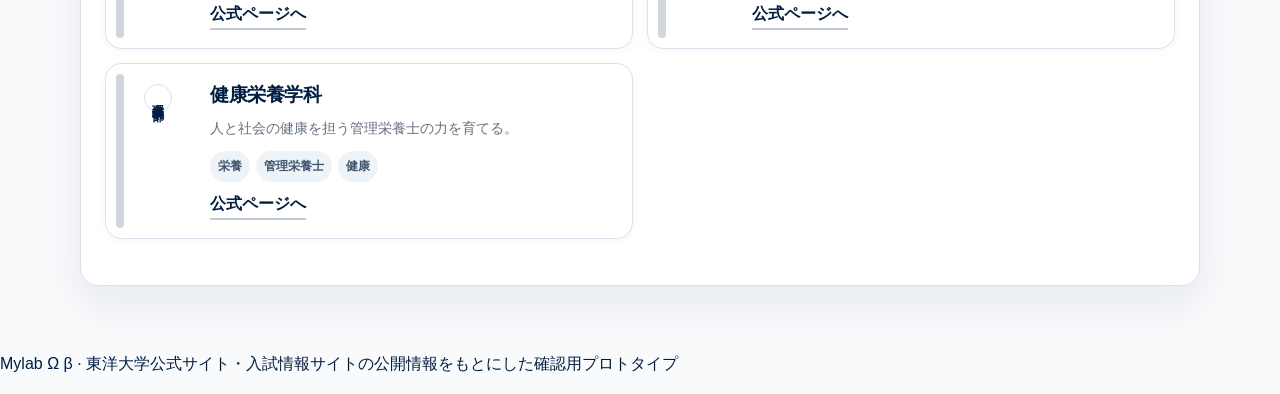
<file: Mylab_omega/index.html>
<!doctype html>
<html lang="ja">
<head>
<meta charset="utf-8">
<meta name="viewport" content="width=device-width,initial-scale=1">
<title>Mylab Ω｜AI Department Compass β</title>
<meta name="description" content="東洋大学の学部・学科を、興味や言葉から探す辞書ベースのAI Department Compass βです。">
<link rel="stylesheet" href="styles.css?v=20260717-omega">
</head>
<body>
<header class="topbar">
  <div>
    <span class="institution">Toyo University Learning Compass</span>
    <h1>Mylab Ω</h1>
    <p>あなたの「気になる」から、学びの入口を探す。</p>
  </div>
  <a class="source-link" href="https://www.toyo.ac.jp/nyushi/undergraduate/" target="_blank" rel="noreferrer">公式 学部・学科</a>
</header>
<main>
  <section class="hero card">
    <span class="eyebrow">AI DEPARTMENT COMPASS β</span>
    <h2>何を学びたいか、まだ言葉になっていなくても大丈夫。</h2>
    <p>自由な文章を、東洋大学の学部・学科のキーワードへ翻訳します。β版では生成AIを使わず、公式情報をもとにした辞書で検索しています。</p>
  </section>
  <section class="search card">
    <form id="compass-form">
      <label for="query">気になること、好きなこと、進路の迷いを書いてください。</label>
      <textarea id="query" rows="5" placeholder="例：心理学とSNSに興味があります。人の行動をデータで考えてみたいです。"></textarea>
      <div class="examples" aria-label="入力例">
        <button type="button" data-example="英語が好きで、海外や国際協力にも興味があります。">英語・国際</button>
        <button type="button" data-example="AIやプログラミングが好きです。社会に役立つシステムを作りたいです。">AI・情報</button>
        <button type="button" data-example="スポーツや栄養に興味があります。健康を支える仕事を知りたいです。">スポーツ・栄養</button>
        <button type="button" data-example="環境問題やまちづくりに関心があります。">環境・地域</button>
      </div>
      <p class="note">入力内容は端末内で処理されます。このβページにはログ送信機能を入れていません。</p>
      <button class="primary" type="submit">学びを探す</button>
    </form>
  </section>
  <section id="results" class="results" aria-live="polite"></section>
  <section class="directory card">
    <div class="section-head"><span class="eyebrow">DIRECTORY</span><h2>学部・学科一覧</h2></div>
    <div id="program-list" class="program-list"></div>
  </section>
</main>
<footer>
  <p>Mylab Ω β · 東洋大学公式サイト・入試情報サイトの公開情報をもとにした確認用プロトタイプ</p>
</footer>
<script src="app.js?v=20260717-omega"></script>
</body>
</html>
</file>
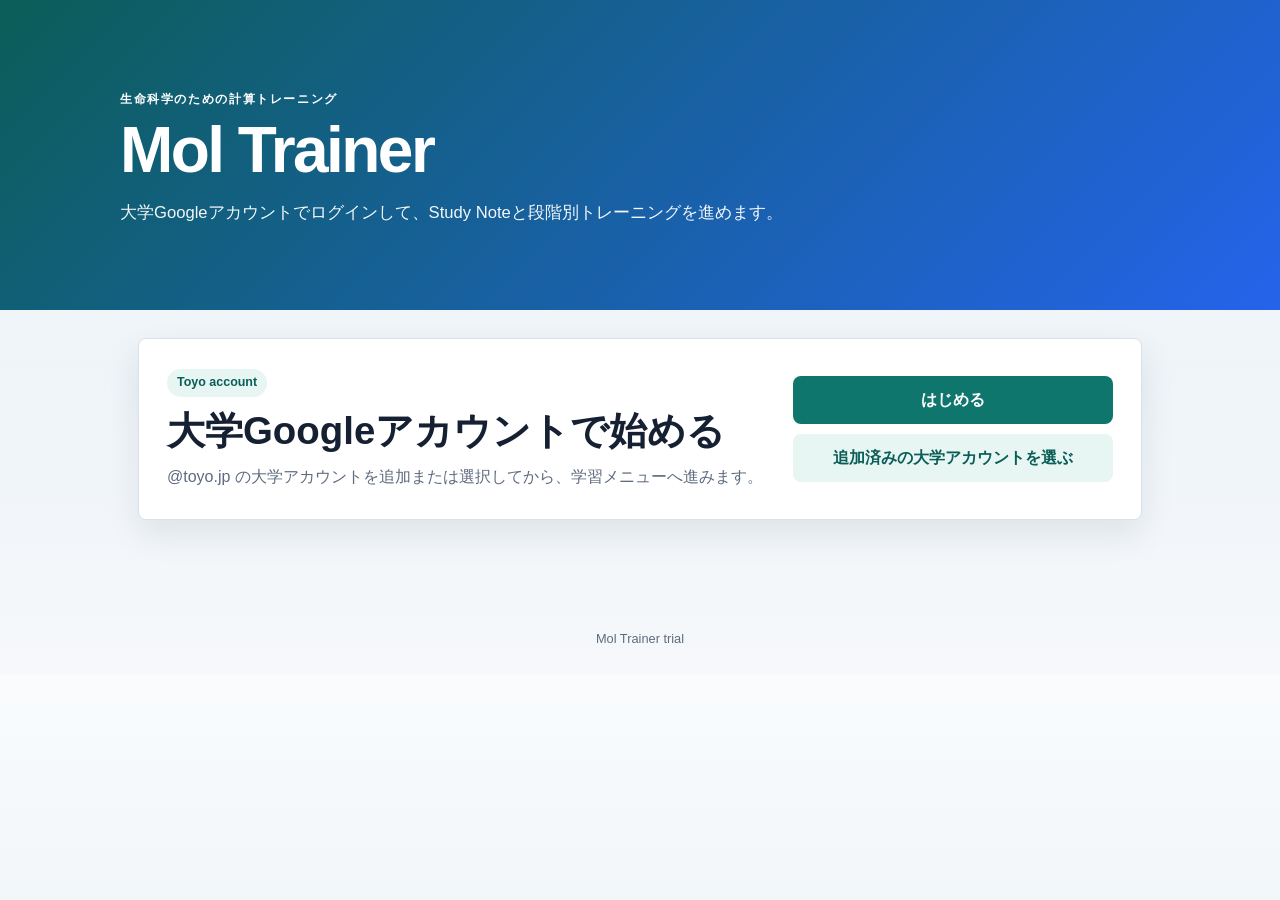
<file: chemistry/mol_trainer/index.html>
<!doctype html>
<html lang="ja">
<head>
  <meta charset="utf-8">
  <meta name="viewport" content="width=device-width, initial-scale=1">
  <title>mol Trainer</title>
  <link rel="stylesheet" href="assets/style.css">
</head>
<body>
  <script>window.MOL_AUTH_OPTIONAL = true;</script>
  <header class="site-header landing-header">
    <div class="header-inner">
      <div>
        <p class="eyebrow">生命科学のための計算トレーニング</p>
        <h1>Mol Trainer</h1>
        <p class="lead">大学Googleアカウントでログインして、Study Noteと段階別トレーニングを進めます。</p>
      </div>
    </div>
  </header>

  <main class="container">
    <section id="auth-panel" class="card auth-entry-card">
      <div>
        <span class="pill">Toyo account</span>
        <h2>大学Googleアカウントで始める</h2>
        <p>@toyo.jp の大学アカウントを追加または選択してから、学習メニューへ進みます。</p>
      </div>
      <div class="auth-entry-actions">
        <a id="start-login" class="primary-button" href="#">はじめる</a>
        <a id="choose-login" class="secondary-button" href="#">追加済みの大学アカウントを選ぶ</a>
      </div>
    </section>

    <section id="learning-panel" class="hidden">
    <section class="card hero-card">
      <div>
        <span class="pill">おすすめ</span>
        <h2>まずは5分の勉強ノート</h2>
        <p>molの意味、モル質量、質量との変換を図と文章で確認します。最後に確認問題が3問あります。</p>
      </div>
      <div class="home-action-stack">
        <a class="primary-button" href="study.html">勉強ノートを読む</a>
        <a id="dashboard-link" class="secondary-button" href="#">自分の学習状況</a>
      </div>
    </section>

    <section>
      <div class="section-heading">
        <div>
          <p class="eyebrow">Practice</p>
          <h2>基礎・実践トレーニング</h2>
        </div>
        <p>準備 → 基礎 → 実践の順に進みます。各区分は5問、4問以上正解でクリアです。</p>
      </div>
      <div id="stage-grid" class="stage-grid"></div>
    </section>
    </section>
  </main>

  <footer>Mol Trainer trial</footer>
  <script src="js/tracking.js"></script>
  <script src="js/stages.js"></script>
  <script src="js/home.js"></script>
</body>
</html>
</file>
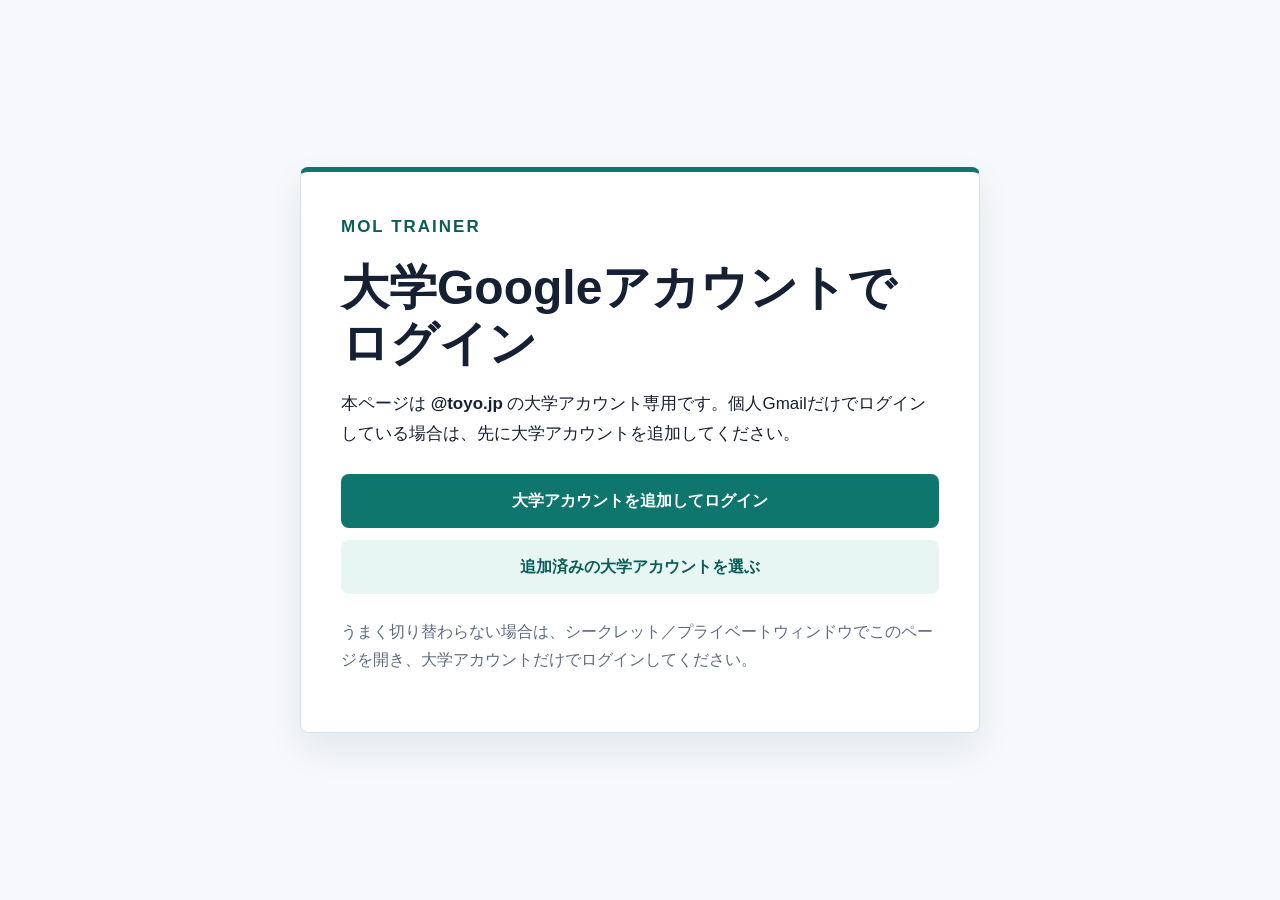
<file: chemistry/mol_trainer/stage.html>
<!doctype html>
<html lang="ja">
<head>
  <meta charset="utf-8">
  <meta name="viewport" content="width=device-width, initial-scale=1">
  <title>トレーニング｜mol Trainer</title>
  <link rel="stylesheet" href="assets/style.css">
</head>
<body>
  <nav class="top-nav"><div class="top-nav-inner"><a class="brand" href="index.html">← トップページに戻る</a><span class="progress-mini">5問トレーニング</span></div></nav>
  <main class="quiz-shell">
    <div class="quiz-header"><div><p id="stage-label" class="eyebrow"></p><h1 id="stage-title" style="font-size:clamp(1.7rem,6vw,2.6rem);margin-bottom:4px"></h1></div><p id="counter"></p></div>
    <div class="progress-track"><div id="progress-bar" class="progress-bar"></div></div>
    <section id="quiz-card" class="quiz-card">
      <div id="question-area">
        <div id="question-label" class="question-label"></div>
        <div id="question-text" class="question-text"></div>
        <div id="choices" class="choice-list"></div>
        <div id="feedback" class="feedback"></div>
        <div id="explanation" class="explanation"></div>
        <div class="next-row"><button id="next-button" class="primary-button hidden">次の問題へ</button></div>
      </div>
      <div id="result-area" class="result-box hidden">
        <p class="eyebrow">RESULT</p><h2 id="result-title"></h2><div id="score-circle" class="score-circle"></div><p id="result-message"></p>
        <div class="result-actions"><button id="retry-button" class="secondary-button">もう一度</button><a class="secondary-button" href="index.html">一覧へ</a><a id="next-stage-link" class="primary-button" href="#">次へ</a></div>
      </div>
    </section>
  </main>
  <script src="js/tracking.js"></script>
  <script src="js/stages.js"></script>
  <script src="js/question_banks.js"></script>
  <script src="js/stage.js"></script>
</body>
</html>
</file>
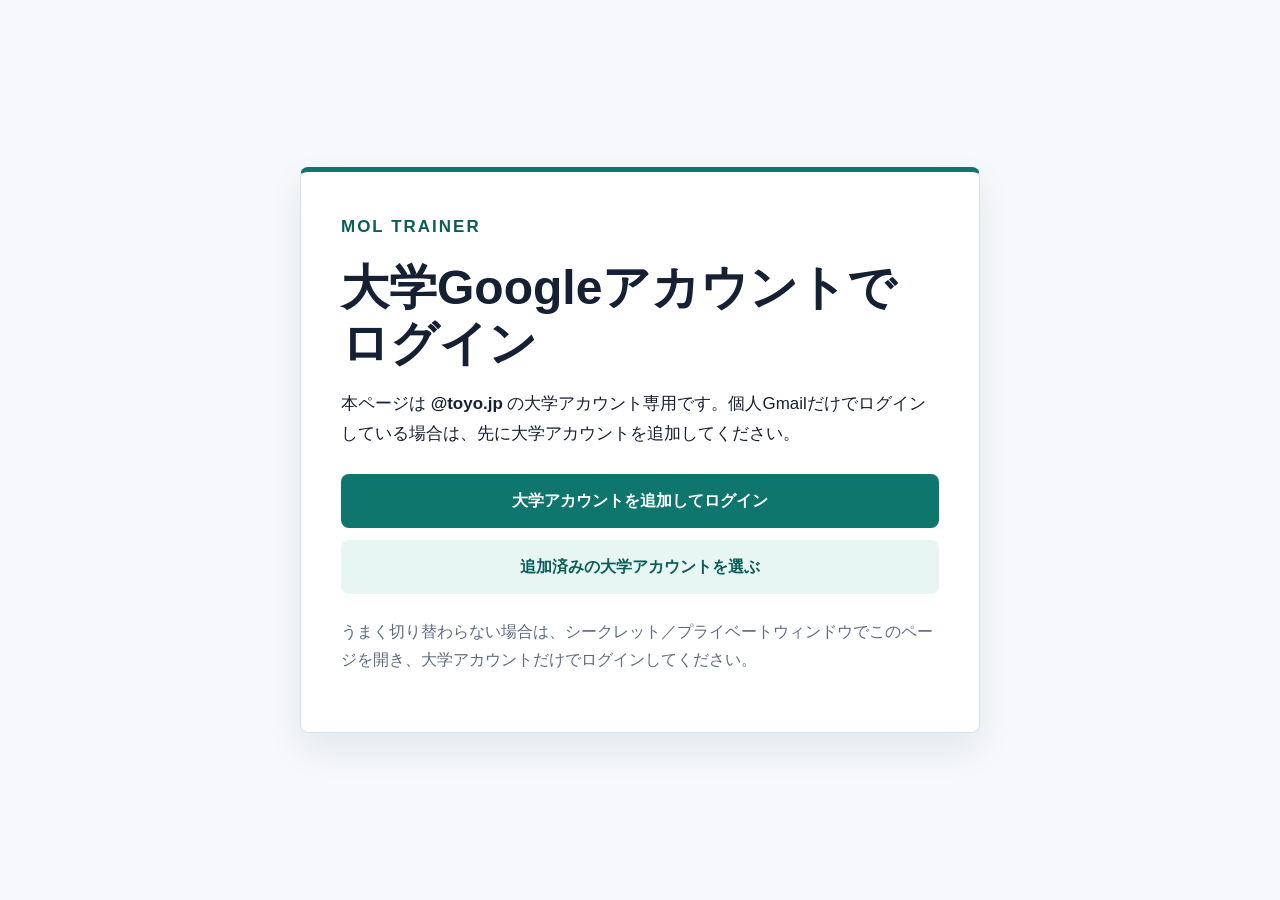
<file: chemistry/mol_trainer/study.html>
<!doctype html>
<html lang="ja">
<head>
  <meta charset="utf-8">
  <meta name="viewport" content="width=device-width, initial-scale=1">
  <title>5分でわかるmol｜mol Trainer</title>
  <link rel="stylesheet" href="assets/style.css">
</head>
<body>
  <nav class="top-nav"><div class="top-nav-inner"><a class="brand" href="index.html">← トップページに戻る</a><span class="progress-mini" id="note-step-label">Study Notes 1 / 5</span></div></nav>

  <main class="note-container">
    <section class="study-step" data-step="1">
      <section class="note-card big-idea">
        <p class="eyebrow">POINT 1</p>
        <h1 class="study-page-title">molとは何か</h1>
        <div class="title-spacer" aria-hidden="true"></div>
        <p>ダース（12個）のように、たくさんのものをひとまとめにして数える単位があります。原子や分子はとても小さく、1個、2個と数えて扱うのは現実的ではありません。そこで、<strong>6.0×10<sup>23</sup>個</strong>の粒子をまとめて<strong>1 mol</strong>と呼びます。</p>
        <div class="count-illustration" aria-label="ダースとmolの比較">
          <div class="count-card">
            <div class="egg-grid" aria-hidden="true"><span>🥚</span><span>🥚</span><span>🥚</span><span>🥚</span><span>🥚</span><span>🥚</span><span>🥚</span><span>🥚</span><span>🥚</span><span>🥚</span><span>🥚</span><span>🥚</span></div>
            <strong>1ダース＝12個</strong>
          </div>
          <div class="count-arrow" aria-hidden="true">→</div>
          <div class="count-card mol-count-card">
            <div class="particle-matrix" aria-hidden="true">
              <div class="particle-row"><span></span><span></span><span></span><span></span><span></span><span></span></div>
              <div class="particle-row"><span></span><span></span><span></span><span></span><span></span><span></span></div>
              <div class="particle-row"><span></span><span></span><span></span><span></span><span></span><span></span></div>
              <div class="particle-row"><span></span><span></span><span></span><span></span><span></span><span></span></div>
            </div>
            <strong>1 mol＝6.0×10<sup>23</sup>個</strong>
          </div>
        </div>
        <div class="key-message">molは「重さ」ではなく、粒子の個数を表す単位です。</div>
        <aside class="inline-tip"><strong>💡 Tips　なぜ6.0×10<sup>23</sup>個なの？</strong><p>炭素原子1個の質量は約2.0×10<sup>−23</sup> gで、普通の天びんでは量れないほど軽い値です。しかし、炭素原子を6.0×10<sup>23</sup>個集めると、質量は約12 gになります。つまり、6.0×10<sup>23</sup>という数を使うと、目に見えないほど小さな粒子の個数を、実験室で量れる質量と結びつけられます。</p></aside>
      </section>
      <div class="study-nav-row"><button class="primary-button" type="button" data-next-step="2">次へ：Point 2</button></div>
    </section>

    <section class="study-step hidden" data-step="2">
      <section class="note-card big-idea">
        <p class="eyebrow">POINT 2</p>
        <h1 class="study-page-title">モル質量</h1>
        <div class="title-spacer" aria-hidden="true"></div>
        <h2 class="study-subtitle">2-1　モル質量とは何か</h2>
        <p><strong>モル質量</strong>とは、その物質<strong>1 molあたりの質量</strong>です。単位は <strong>g/mol</strong> です。どの物質も1 molなら粒子数は同じですが、粒子1個の重さが違うため、1 molの質量も物質ごとに異なります。</p>
        <table class="simple-table"><thead><tr><th>物質</th><th>モル質量</th></tr></thead><tbody><tr><td>水素 H₂</td><td>2 g/mol</td></tr><tr><td>水 H₂O</td><td>18 g/mol</td></tr><tr><td>酸素 O₂</td><td>32 g/mol</td></tr><tr><td>二酸化炭素 CO₂</td><td>44 g/mol</td></tr></tbody></table>
        <div class="subpoint-block">
          <h2 class="study-subtitle">2-2　モル質量の求め方</h2>
          <p>分子をつくる原子の<strong>原子量をすべて足す</strong>と、その物質のモル質量を求められます。ここでは、原子量を <strong>H＝1、C＝12、O＝16</strong> とします。</p>
          <div class="example-grid">
            <div class="example-card"><strong>水 H₂O</strong><span>H：1、O：16</span><span>Hが2個、Oが1個</span><b>1×2＋16＝18 g/mol</b></div>
            <div class="example-card"><strong>二酸化炭素 CO₂</strong><span>C：12、O：16</span><span>Cが1個、Oが2個</span><b>12＋16×2＝44 g/mol</b></div>
            <div class="example-card"><strong>メタン CH₄</strong><span>C：12、H：1</span><span>Cが1個、Hが4個</span><b>12＋1×4＝16 g/mol</b></div>
          </div>
          <aside class="inline-tip"><strong>💡 Tips　原子量・分子量とは？</strong><p><strong>原子量</strong>は、原子1個の重さを比較しやすく表した値です。<strong>分子量</strong>は、その分子をつくる原子の原子量をすべて足した値です。原子量・分子量そのものには単位はありません。モル質量として表すときの単位は g/mol です。</p></aside>
        </div>
      </section>
      <div class="study-nav-row split"><button class="secondary-button" type="button" data-next-step="1">戻る</button><button class="primary-button" type="button" data-next-step="3">次へ：Point 3</button></div>
    </section>

    <section class="study-step hidden" data-step="3">
      <section class="note-card big-idea">
        <p class="eyebrow">POINT 3</p>
        <h1 class="study-page-title">質量とmolの変換</h1>
        <div class="title-spacer" aria-hidden="true"></div>
        <h2 class="study-subtitle">3-1　質量 → mol</h2>
        <p>何molあるか知りたいときは、「全体の質量の中に、1 mol分の質量がいくつ入っているか」を考えます。たとえば、モル質量が18 g/molの物質が36 gあるなら、18 gが2つ分あるので、物質量は2 molです。</p>
        <div class="formula">物質量［mol］＝ 質量［g］÷ モル質量［g/mol］</div>
        <div class="subpoint-block">
          <h2 class="study-subtitle">3-2　mol → 質量</h2>
          <p>質量を知りたいときは、「1 mol分の質量」が何mol分あるかを考えます。たとえば、モル質量が18 g/molの物質が2 molあるなら、18 gが2つ分あるので、質量は36 gです。</p>
          <div class="formula">質量［g］＝ 物質量［mol］× モル質量［g/mol］</div>
        </div>
      </section>
      <div class="study-nav-row split"><button class="secondary-button" type="button" data-next-step="2">戻る</button><button class="primary-button" type="button" data-next-step="4">次へ：まとめ</button></div>
    </section>

    <section class="study-step hidden" data-step="4">
      <section class="note-card big-idea summary-page-card">
        <p class="eyebrow">SUMMARY</p>
        <h1 class="study-page-title">ここまでで覚えること</h1>
        <div class="title-spacer" aria-hidden="true"></div>
        <ul class="review-list"><li>molは、原子や分子などの粒子の個数をまとめて表す単位。</li><li>1 mol＝6.0×10<sup>23</sup>個。</li><li>モル質量は、物質1 molあたりの質量。単位は g/mol。</li><li>モル質量は、分子をつくる原子の原子量をすべて足して求める。</li><li>質量 → molでは、質量をモル質量で割る。</li><li>mol → 質量では、物質量にモル質量を掛ける。</li><li>粒子数・物質量・質量のどれを求める問題か、最初に確認する。</li></ul>
        <div class="summary-concept-map" aria-label="粒子数、物質量、質量の関係">
          <div class="concept-box"><strong>粒子数</strong></div>
          <div class="concept-link"><span>÷ 6.0×10<sup>23</sup></span><b>⇄</b><span>× 6.0×10<sup>23</sup></span></div>
          <div class="concept-box"><strong>物質量［mol］</strong></div>
          <div class="concept-link"><span>÷ モル質量</span><b>⇄</b><span>× モル質量</span></div>
          <div class="concept-box"><strong>質量［g］</strong></div>
        </div>
      </section>
      <section class="note-card big-idea life-science-summary-card">
        <p class="eyebrow">LIFE SCIENCE</p>
        <h1 class="study-page-title">生命科学での利用</h1>
        <div class="title-spacer" aria-hidden="true"></div>
        <div class="bio-summary-illustration" aria-hidden="true"><span>🧬</span><span>🧪</span><span>🔬</span></div>
        <p>DNA、タンパク質、ATP、グルコースなどの分子は非常に数が多く、通常の実験では1分子ずつ数えて扱うことはありません。そこで生命科学や化学では、mol、mmol、μmolといった単位を使って物質の量を表します。</p>
        <p>このあと学ぶ生化学や分子生物学の実験でも、molやmmol、μmolは頻繁に登場します。今ここでmolを理解しておくと、今後の専門科目がぐっと分かりやすくなります。</p>
      </section>
      <div class="study-nav-row split"><button class="secondary-button" type="button" data-next-step="3">戻る</button><button class="primary-button" type="button" data-next-step="5">次へ：確認問題</button></div>
    </section>

    <section class="study-step hidden" data-step="5"><section class="note-card"><p class="eyebrow">CHECK</p><h1 class="study-page-title">確認問題 3問</h1><div class="title-spacer" aria-hidden="true"></div><div id="study-questions"></div><div id="study-complete" class="note-actions hidden"><p><strong>🎉 準備完了！</strong><br>次は5問のStage 1へ進みましょう。</p><a class="primary-button" href="stage.html?stage=1">Stage 1を始める</a></div></section><div class="study-nav-row"><button class="secondary-button" type="button" data-next-step="4">まとめに戻る</button></div></section>
  </main>
  <script src="js/tracking.js"></script>
  <script src="js/study.js"></script>
</body></html>
</file>
<file: Mylab/styles.css>
:root{--navy:#17194c;--navy2:#25345f;--ink:#2f302f;--muted:#6d706f;--paper:#fff;--bg:#f7f8f6;--line:#e2e5df;--soft:#edf4ec;--yellow:#fff2c7;--blue:#eaf0fa;--peach:#fcece4;--shadow:0 8px 24px rgba(25,34,45,.07);--radius:20px}
*{box-sizing:border-box}html{scroll-behavior:smooth}body{margin:0;font-family:-apple-system,BlinkMacSystemFont,"Hiragino Sans","Yu Gothic UI","Yu Gothic",sans-serif;color:var(--ink);background:linear-gradient(180deg,#fff 0,#f7f8f6 100%);min-height:100vh}button,input,select{font:inherit}button{cursor:pointer}h1,h2,h3,p{margin-top:0}.topbar{max-width:1160px;margin:auto;padding:22px 24px 12px;display:flex;align-items:center;justify-content:space-between;gap:20px}.brand-lockup{display:flex;align-items:center;gap:14px}.brand-art{width:88px;height:58px;object-fit:cover;object-position:left center;border-radius:12px}.brand-text h1{margin:0;font-size:1.65rem;color:var(--navy);letter-spacing:-.03em}.brand-text p{margin:3px 0 0;color:var(--muted);font-size:.9rem}.prototype{font-size:.75rem;color:var(--muted);border:1px solid var(--line);border-radius:999px;padding:7px 10px;background:#fff}.tabs{position:sticky;top:0;z-index:20;display:flex;gap:4px;max-width:1160px;margin:auto;padding:0 24px;border-bottom:1px solid var(--line);background:rgba(255,255,255,.95);backdrop-filter:blur(10px)}.tab{border:0;background:transparent;padding:13px 18px;color:var(--muted);font-weight:800;border-bottom:3px solid transparent}.tab.active{color:var(--navy);border-bottom-color:var(--navy)}main{max-width:1160px;margin:auto;padding:34px 24px 70px}.view{display:none}.view.active{display:block}.home-grid{display:grid;grid-template-columns:.9fr 1.1fr;gap:24px;align-items:stretch}.welcome{padding:28px 4px 20px}.eyebrow{display:block;font-size:.72rem;letter-spacing:.15em;font-weight:900;color:#7b856d;margin-bottom:10px}.welcome h2,.section-head h2{font-size:clamp(2rem,4vw,3.4rem);line-height:1.2;letter-spacing:-.04em;color:var(--navy);margin-bottom:18px}.welcome p{line-height:1.95;color:var(--muted);max-width:560px}.home-buttons{display:flex;gap:10px;flex-wrap:wrap;margin-top:25px}.primary,.secondary{border:0;border-radius:14px;padding:13px 18px;font-weight:900}.primary{background:var(--navy);color:white}.secondary{background:white;color:var(--navy);border:1px solid var(--line)}.card{background:var(--paper);border:1px solid var(--line);border-radius:var(--radius);box-shadow:var(--shadow)}.hero-card{overflow:hidden}.hero-card img{display:block;width:100%;height:340px;object-fit:cover}.hero-note{margin:0;padding:17px 20px;line-height:1.7;color:var(--muted);background:#fff}.hero-note strong{color:var(--navy)}.quick-start{margin-top:28px;padding:24px;display:grid;grid-template-columns:280px 1fr;gap:22px;align-items:center}.quick-start h3{margin-bottom:7px;color:var(--navy)}.quick-start p{margin:0;color:var(--muted);line-height:1.7}.tag-grid{display:flex;flex-wrap:wrap;gap:9px}.interest-tag{border:1px solid var(--line);background:#fff;border-radius:999px;padding:10px 13px;font-weight:800;color:#4e5551;transition:.18s}.interest-tag:hover,.interest-tag.selected{background:var(--navy);border-color:var(--navy);color:#fff;transform:translateY(-1px)}.guide-grid{display:grid;grid-template-columns:repeat(3,1fr);gap:14px;margin-top:20px}.guide-card{padding:20px}.guide-card .number{font-size:.74rem;font-weight:900;color:#89917e}.guide-card h3{color:var(--navy);margin:8px 0}.guide-card p{margin:0;line-height:1.7;color:var(--muted)}.section-head{display:flex;justify-content:space-between;align-items:end;gap:20px;margin-bottom:20px}.section-head h2{font-size:2.25rem;margin-bottom:8px}.section-head p{margin:0;color:var(--muted)}.text-button{border:0;background:transparent;color:var(--navy);font-weight:900}.interest-panel{padding:20px;display:flex;flex-wrap:wrap;gap:10px}.result-head{display:flex;justify-content:space-between;align-items:center;margin:22px 2px 13px;color:var(--muted)}.result-head p{margin:0}.lab-grid{display:grid;grid-template-columns:repeat(2,1fr);gap:16px}.lab-card{padding:22px;display:flex;flex-direction:column;gap:13px;transition:.18s}.lab-card:hover{transform:translateY(-3px);box-shadow:0 13px 28px rgba(25,34,45,.1)}.lab-top{display:flex;justify-content:space-between;gap:16px}.lab-dept{font-size:.75rem;font-weight:900;color:#7d8873;background:var(--soft);padding:6px 9px;border-radius:999px;align-self:flex-start}.lab-icon{font-size:2rem}.lab-card h3{font-size:1.22rem;color:var(--navy);margin:0}.pi{color:var(--muted);font-size:.87rem}.catch{font-size:1.05rem;line-height:1.7;font-weight:800;margin:0}.keywords{display:flex;gap:6px;flex-wrap:wrap}.keyword{font-size:.77rem;padding:6px 9px;border-radius:999px;background:var(--blue);color:#3c5074;font-weight:800}.lab-actions{display:flex;justify-content:space-between;align-items:center;margin-top:auto;padding-top:5px}.match{font-size:.78rem;color:#7d8873;font-weight:900}.open-lab{border:0;background:transparent;color:var(--navy);font-weight:900}.search-row{display:grid;grid-template-columns:1fr 220px;gap:12px;padding:14px;margin-bottom:18px}.search-row input,.search-row select{border:1px solid var(--line);border-radius:12px;padding:12px;background:#fff;color:var(--ink)}.modal{display:none;position:fixed;inset:0;z-index:100}.modal.open{display:block}.modal-backdrop{position:absolute;inset:0;background:rgba(11,15,37,.46);backdrop-filter:blur(3px)}.modal-panel{position:relative;z-index:1;max-width:760px;max-height:88vh;overflow:auto;margin:6vh auto;background:#fff;border-radius:24px;padding:30px;box-shadow:0 28px 70px rgba(0,0,0,.22)}.modal-close{position:absolute;right:17px;top:14px;border:0;background:#f3f4f1;width:36px;height:36px;border-radius:50%;font-size:1.3rem}.modal-title{padding-right:45px}.modal-title h2{font-size:2rem;color:var(--navy);margin-bottom:5px}.modal-catch{font-size:1.2rem;font-weight:900;line-height:1.7;margin:22px 0}.detail-grid{display:grid;grid-template-columns:1fr 1fr;gap:12px}.detail-box{padding:17px;border-radius:16px;background:#f8f9f7;border:1px solid var(--line)}.detail-box h3{font-size:.92rem;color:var(--navy);margin-bottom:9px}.detail-box p,.detail-box li{font-size:.9rem;line-height:1.75;color:var(--muted)}.detail-box ul{margin:0;padding-left:18px}.official-links{display:flex;gap:10px;flex-wrap:wrap;margin-top:20px}.official-links a{text-decoration:none;border-radius:12px;padding:11px 14px;font-weight:900;background:var(--navy);color:#fff}.official-links a.subtle{background:#fff;color:var(--navy);border:1px solid var(--line)}footer{border-top:1px solid var(--line);padding:24px;text-align:center;color:var(--muted);font-size:.8rem;background:#fff}footer p{margin:5px}
@media(max-width:850px){.home-grid,.quick-start{grid-template-columns:1fr}.hero-card img{height:300px}.lab-grid{grid-template-columns:1fr}.guide-grid{grid-template-columns:1fr}.brand-art{width:70px}.search-row{grid-template-columns:1fr}.detail-grid{grid-template-columns:1fr}}
@media(max-width:600px){.topbar{padding:14px}.brand-text p{display:none}.prototype{display:none}.tabs{padding:0 10px;overflow-x:auto}.tab{white-space:nowrap;padding:12px 13px}main{padding:24px 14px 55px}.welcome{padding-top:6px}.welcome h2{font-size:2.25rem}.hero-card img{height:220px}.quick-start{padding:18px}.modal-panel{margin:3vh 10px;max-height:94vh;padding:24px 18px}.section-head{align-items:flex-start;flex-direction:column}}
.source-note{font-size:.82rem;line-height:1.65;color:#667085;background:#f7f8fb;border-left:3px solid #bbc4d6;padding:.75rem .9rem;margin:1rem 0}

/* v0.3: department colors and clearer grouping */
:root{
  --life:#b63b45;
  --life-soft:#fff1f2;
  --life-line:#efc5ca;
  --resource:#3f7f55;
  --resource-soft:#eef8f0;
  --resource-line:#c6dfcc;
}
.brand-art{
  width:58px;
  height:58px;
  object-fit:contain;
  object-position:center;
  border-radius:14px;
  background:#fff;
  border:1px solid var(--line);
  padding:4px;
}
.lab-grid.grouped{
  display:block;
}
.department-group{
  margin:0 0 34px;
  padding:0;
}
.department-group + .department-group{
  padding-top:30px;
  border-top:2px dashed var(--line);
}
.department-heading{
  display:flex;
  align-items:flex-end;
  justify-content:space-between;
  gap:18px;
  margin:0 2px 15px;
  padding:16px 18px;
  border-radius:16px;
}
.department-heading.life{
  background:var(--life-soft);
  border-left:6px solid var(--life);
}
.department-heading.resource{
  background:var(--resource-soft);
  border-left:6px solid var(--resource);
}
.department-heading h3{
  margin:0 0 4px;
  font-size:1.35rem;
  color:var(--navy);
}
.department-heading p{
  margin:0;
  color:var(--muted);
  line-height:1.65;
  font-size:.9rem;
}
.department-count{
  white-space:nowrap;
  font-size:.78rem;
  font-weight:900;
  letter-spacing:.08em;
  color:var(--muted);
}
.department-cards{
  display:grid;
  grid-template-columns:repeat(2,minmax(0,1fr));
  gap:16px;
}
.lab-card{
  position:relative;
  overflow:hidden;
  padding:22px;
}
.lab-card::before{
  content:"";
  position:absolute;
  left:0;
  top:0;
  bottom:0;
  width:5px;
  background:var(--line);
}
.lab-card.life::before{background:var(--life)}
.lab-card.resource::before{background:var(--resource)}
.lab-top{
  align-items:flex-start;
}
.lab-title-wrap{
  min-width:0;
  padding-right:104px;
}
.lab-dept{
  position:absolute;
  top:16px;
  right:16px;
  font-size:.72rem;
  padding:5px 8px;
  background:#fff;
  border:1px solid var(--line);
  color:var(--muted);
}
.lab-card.life .lab-dept{
  color:var(--life);
  border-color:var(--life-line);
  background:var(--life-soft);
}
.lab-card.resource .lab-dept{
  color:var(--resource);
  border-color:var(--resource-line);
  background:var(--resource-soft);
}
.lab-card.life .keyword{
  background:var(--life-soft);
  color:#8f3039;
}
.lab-card.resource .keyword{
  background:var(--resource-soft);
  color:#326844;
}
.lab-icon{
  margin-top:23px;
}
.empty-result{
  padding:30px;
  text-align:center;
  color:var(--muted);
}
@media(max-width:850px){
  .department-cards{grid-template-columns:1fr}
}
@media(max-width:600px){
  .department-heading{align-items:flex-start;flex-direction:column;gap:8px}
  .lab-title-wrap{padding-right:86px}
  .brand-art{width:48px;height:48px}
}

/* v0.3 final: favorites and refined department presentation */
.favorite-tab{display:flex;align-items:center;gap:7px}
.favorite-count{display:inline-grid;place-items:center;min-width:22px;height:22px;padding:0 6px;border-radius:999px;background:#f1f2ef;color:var(--muted);font-size:.72rem;font-weight:900}
.favorite-tab.active .favorite-count{background:var(--navy);color:#fff}
.department-label{display:block;margin-bottom:3px;font-size:.65rem;letter-spacing:.14em;font-weight:900;opacity:.64}
.department-heading.life h3{color:var(--life)}
.department-heading.resource h3{color:var(--resource)}
.department-heading.life .department-count{color:var(--life)}
.department-heading.resource .department-count{color:var(--resource)}
.lab-actions{gap:10px}
.favorite-button{flex:0 0 auto;border:1px solid var(--line);background:#fff;color:#8a8e8b;border-radius:999px;min-width:38px;height:38px;padding:0 11px;font-size:1.25rem;line-height:1;font-weight:900;transition:.18s}
.favorite-button:hover{transform:translateY(-1px);border-color:#e7a6ac;color:var(--life)}
.favorite-button.active{background:var(--life-soft);border-color:var(--life-line);color:var(--life)}
.lab-actions .match{margin-right:auto}
.modal-title{position:relative;border-left:5px solid var(--line);padding-left:17px}
.modal-title.life{border-left-color:var(--life)}
.modal-title.resource{border-left-color:var(--resource)}
.modal-dept{display:inline-block;margin:0 0 8px;padding:5px 9px;border-radius:999px;border:1px solid var(--line);font-size:.72rem;font-weight:900;color:var(--muted)}
.modal-title.life .modal-dept{color:var(--life);background:var(--life-soft);border-color:var(--life-line)}
.modal-title.resource .modal-dept{color:var(--resource);background:var(--resource-soft);border-color:var(--resource-line)}
.modal-favorite{margin:-5px 0 20px;font-size:.88rem;height:auto;padding:10px 14px}
.detail-box.full{grid-column:1/-1}
.question-box{background:#fff9e9;border-color:#f0dfaf}
.question-box p{color:var(--navy);font-size:1rem;font-weight:800}
.empty-result strong{display:inline-block;margin-bottom:6px;color:var(--navy)}
@media(max-width:600px){
  .favorite-tab{gap:5px}
  .favorite-count{min-width:19px;height:19px;font-size:.65rem}
  .lab-actions{align-items:center;flex-wrap:wrap}
  .open-lab{margin-left:auto}
}

/* v0.3.5 — quiet layout refinement */
:root{
  --shadow:0 4px 14px rgba(25,34,45,.045);
  --radius:18px;
}
body{background:linear-gradient(180deg,#fff 0,#fafbf9 100%)}
.topbar{padding-top:18px;padding-bottom:10px}
.header-actions{display:flex;align-items:center;gap:10px}
.header-favorite{display:flex;align-items:center;gap:7px;border:1px solid var(--line);background:#fff;color:var(--navy);border-radius:999px;padding:8px 12px;font-weight:850;transition:.18s}
.header-favorite:hover{border-color:#c9ced0;background:#fafbf9;transform:translateY(-1px)}
.brand-art{width:54px;height:54px;object-fit:contain;object-position:center;border:0;border-radius:0;background:transparent;padding:0;box-shadow:none}
.tabs{gap:12px}
.tab{padding:12px 9px}
main{padding-top:30px}
.card{box-shadow:var(--shadow)}
.guide-card,.quick-start,.hero-card{box-shadow:0 3px 12px rgba(25,34,45,.04)}
.department-group + .department-group{border-top:1px solid var(--line);padding-top:28px}
.department-heading{padding:13px 16px;border-radius:13px;box-shadow:none}
.department-heading.life{background:#fff8f8;border-left:4px solid var(--life)}
.department-heading.resource{background:#f7fbf7;border-left:4px solid var(--resource)}
.lab-card{border:1px solid var(--line);background:#fff;box-shadow:0 2px 9px rgba(25,34,45,.035);overflow:visible;transform:none}
.lab-card::before{display:none}
.lab-card:hover,.lab-card:focus-within{transform:translateY(-2px);box-shadow:0 10px 23px rgba(25,34,45,.075)}
.lab-card.life:hover,.lab-card.life:focus-within{border-color:var(--life-line);background:linear-gradient(180deg,#fff 0,#fffafa 100%);box-shadow:inset 3px 0 0 var(--life),0 10px 23px rgba(182,59,69,.08)}
.lab-card.resource:hover,.lab-card.resource:focus-within{border-color:var(--resource-line);background:linear-gradient(180deg,#fff 0,#f9fcf9 100%);box-shadow:inset 3px 0 0 var(--resource),0 10px 23px rgba(63,127,85,.08)}
.lab-dept,.lab-card.life .lab-dept,.lab-card.resource .lab-dept{background:#fff;border-color:var(--line);color:var(--muted)}
.lab-card.life:hover .lab-dept,.lab-card.life:focus-within .lab-dept{color:var(--life);border-color:var(--life-line);background:var(--life-soft)}
.lab-card.resource:hover .lab-dept,.lab-card.resource:focus-within .lab-dept{color:var(--resource);border-color:var(--resource-line);background:var(--resource-soft)}
.lab-card.life .keyword,.lab-card.resource .keyword{background:#f3f5f3;color:#56605a}
.lab-card.life:hover .keyword,.lab-card.life:focus-within .keyword{background:var(--life-soft);color:#8f3039}
.lab-card.resource:hover .keyword,.lab-card.resource:focus-within .keyword{background:var(--resource-soft);color:#326844}
.favorite-button{background:#fff}
.favorite-button.active{background:#fff1f2}
.search-row{box-shadow:none;background:#fff}
.modal-panel{border-radius:20px}
@media(max-width:600px){
  .topbar{padding:12px 14px}
  .header-actions{gap:6px}
  .header-favorite{font-size:.78rem;padding:7px 9px}
  .header-favorite .favorite-count{min-width:19px;height:19px}
  .brand-art{width:43px;height:43px}
  .prototype{display:none}
  .lab-card.life:active{border-color:var(--life-line);background:var(--life-soft);box-shadow:inset 3px 0 0 var(--life)}
  .lab-card.resource:active{border-color:var(--resource-line);background:var(--resource-soft);box-shadow:inset 3px 0 0 var(--resource)}
}

/* Lab Card prototype v0.1 */
.lab-card-head{display:flex;justify-content:space-between;gap:18px;align-items:flex-start;padding-right:94px}
.lab-card-head h3{margin:0;color:var(--navy);font-size:1.28rem;letter-spacing:-.02em}
.pi-name{margin:5px 0 0;color:var(--muted);font-size:.88rem}
.hero-question span{font-size:.64rem;letter-spacing:.16em;font-weight:900;color:#8b8168}
.hero-question{margin:18px 0;padding:20px 22px;background:#fff9e9;border:1px solid #f0dfaf;border-radius:16px}
.hero-question h3{margin:7px 0 0;font-size:1.35rem;line-height:1.55;color:var(--navy);max-width:100%;overflow-wrap:anywhere;word-break:normal}
.detail-section{margin-top:28px;padding-top:24px;border-top:1px solid var(--line)}
.detail-section-head h3{margin:0 0 6px;color:var(--navy);font-size:1.35rem}
.detail-section-head p{margin:0;color:var(--muted);line-height:1.7;font-size:.88rem}
.course-grid{display:grid;grid-template-columns:repeat(3,minmax(0,1fr));gap:11px;margin-top:15px}
.course-card{text-decoration:none;color:inherit;border:1px solid var(--line);border-radius:15px;padding:16px;background:#fff;display:flex;flex-direction:column;min-height:190px;transition:.18s}
.course-card:hover{transform:translateY(-2px);border-color:#c8ced2;box-shadow:0 8px 20px rgba(25,34,45,.07)}
.course-meta{font-size:.69rem;color:var(--muted);font-weight:800;margin-bottom:8px}
.course-card strong{color:var(--navy);font-size:1rem}
.course-card p{font-size:.83rem;line-height:1.7;color:var(--muted);margin:9px 0 14px}
.course-link{margin-top:auto;color:var(--navy);font-size:.78rem;font-weight:900}
.more-grid{display:grid;gap:9px;margin-top:15px}
.more-card{text-decoration:none;color:inherit;border:1px solid var(--line);border-radius:14px;padding:13px 15px;background:#fff;display:grid;grid-template-columns:38px 1fr 20px;gap:11px;align-items:center;transition:.18s}
.more-card:hover{transform:translateX(3px);border-color:#c8ced2;background:#fafbf9}
.more-card.media-link{background:#fffdf7;border-color:#eadfbd}
.more-card.media-link:hover{background:#fff9e7;border-color:#d9c78f}
.more-icon{font-size:1.35rem;text-align:center}
.more-label{display:block;font-size:.64rem;letter-spacing:.08em;font-weight:900;color:#889087;margin-bottom:3px}
.more-card strong{display:block;color:var(--navy);font-size:.94rem}
.more-card p{margin:3px 0 0;color:var(--muted);font-size:.78rem;line-height:1.55}
.more-arrow{color:var(--navy);font-weight:900}
.next-door{padding-bottom:3px}
@media(max-width:850px){.course-grid{grid-template-columns:1fr}.course-card{min-height:0}.lab-card-head{padding-right:82px}}


/* Lab Card prototype v0.3 — quieter links, frameless hero, better Japanese wrapping */
html{line-break:strict}
body{overflow-wrap:normal;word-break:normal}
p,li,.catch,.more-card strong,.course-card strong,.detail-section-head h3,.modal-catch{
  text-wrap:pretty;
  word-break:normal;
  overflow-wrap:normal;
}
h1,h2,h3,.welcome h2,.section-head h2,.modal-title h2,.hero-question h3{
  text-wrap:balance;
  word-break:keep-all;
  overflow-wrap:normal;
}
.hero-card.card{
  border:0;
  border-radius:0;
  box-shadow:none;
  background:transparent;
  overflow:visible;
}
.hero-card img{
  height:auto;
  max-height:360px;
  object-fit:contain;
  border:0;
  border-radius:0;
  background:transparent;
}
.hero-note{
  margin-top:4px;
  padding:12px 4px 0;
  background:transparent;
  font-size:.9rem;
}
.welcome h2{font-size:clamp(1.9rem,3.5vw,3rem);line-height:1.28}
.welcome p{font-size:.94rem;line-height:1.9}
.lab-card h3,.lab-card-head h3{font-size:1.18rem;line-height:1.45}
.catch{font-size:1rem;line-height:1.75}
.modal-title h2{font-size:1.82rem;line-height:1.4}
.modal-catch{font-size:1.08rem;line-height:1.8}
.hero-question h3{font-size:1.23rem;line-height:1.65}
.detail-box p,.detail-box li{font-size:.88rem;line-height:1.82}
.course-card{
  text-decoration:none;
  cursor:default;
  min-height:168px;
  box-shadow:none;
}
.course-card:hover{
  transform:none;
  border-color:var(--line);
  box-shadow:none;
}
.course-card strong{font-size:.96rem;line-height:1.5}
.course-card p{font-size:.81rem;line-height:1.75;margin-bottom:0}
.course-link{display:none}
.syllabus-note{margin:12px 2px 0;text-align:right;font-size:.76rem}
.syllabus-note a{color:var(--muted);text-decoration:none;border-bottom:1px solid #cfd3cf;padding-bottom:2px}
.syllabus-note a:hover{color:var(--navy);border-color:var(--navy)}
.more-card strong{line-height:1.45}
@media(max-width:850px){
  .hero-card img{max-height:320px}
}
@media(max-width:600px){
  .welcome h2{font-size:2rem}
  .welcome p{font-size:.9rem}
  .hero-card img{max-height:250px}
  .modal-title h2{font-size:1.55rem}
  .modal-catch{font-size:1rem}
  .hero-question{padding:15px 16px;border-radius:14px}
  .hero-question h3{font-size:1.06rem;line-height:1.7;overflow-wrap:anywhere;word-break:normal}
  .syllabus-note{text-align:left}
}


/* Lab Card prototype v0.3.1 — faculty identification in the brand lockup */
.brand-text{display:grid;align-content:center;min-width:0}
.institution{
  display:block;
  margin:0 0 2px;
  color:var(--navy2);
  font-size:.68rem;
  line-height:1.2;
  font-weight:800;
  letter-spacing:.055em;
  white-space:nowrap;
}
.brand-text h1{line-height:1.05}
@media(max-width:600px){
  .brand-lockup{gap:9px;min-width:0}
  .institution{font-size:.6rem;letter-spacing:0}
  .brand-text h1{font-size:1.28rem}
  .brand-text p{font-size:.69rem;line-height:1.35;white-space:nowrap}
}
@media(max-width:420px){
  .brand-text p{font-size:.64rem;letter-spacing:-.02em}
  .header-favorite{padding:7px 8px}
  .header-favorite{font-size:0}
  .header-favorite::before{content:"♡";font-size:1rem}
  .header-favorite .favorite-count{font-size:.65rem}
}


/* Lab Card prototype v0.3.2 — faculty name above the combined My Lab logo */
.brand-lockup{
  display:grid;
  grid-template-columns:max-content;
  align-items:start;
  gap:4px;
}
.brand-logo-row{
  display:flex;
  align-items:center;
  gap:11px;
  width:max-content;
}
.institution{
  width:auto;
  justify-self:start;
  margin:0;
  padding:0 0 4px;
  color:var(--navy);
  font-size:.9rem;
  line-height:1.15;
  font-weight:900;
  letter-spacing:0;
  white-space:nowrap;
  border-bottom:1px solid rgba(29,48,89,.22);
  text-align:left;
}
.brand-text{display:grid;align-content:center;min-width:0}
.brand-text h1{font-size:1.78rem;line-height:1;margin:0;color:var(--navy)}
.brand-text p{margin:4px 0 0;color:var(--muted);font-size:.82rem;line-height:1.35;white-space:nowrap}
@media(max-width:600px){
  .topbar{align-items:flex-start}
  .brand-lockup{gap:3px}
  .brand-logo-row{gap:8px}
  .institution{font-size:.74rem;letter-spacing:0;padding-bottom:3px}
  .brand-art{width:44px;height:44px}
  .brand-text h1{font-size:1.38rem}
  .brand-text p{display:block;font-size:.65rem;line-height:1.25;white-space:nowrap}
}
@media(max-width:420px){
  .institution{font-size:.69rem;letter-spacing:0}
  .brand-text p{font-size:.61rem;letter-spacing:-.025em}
}


/* Lab Card prototype v0.3.3 — unified institutional/My Lab logo lockup */
.brand-lockup{
  display:grid;
  grid-template-columns:max-content;
  align-items:start;
  gap:4px;
  min-width:0;
}
.brand-core{
  display:inline-grid;
  grid-template-columns:1fr;
  width:max-content;
  align-items:start;
  gap:4px;
}
.brand-core .institution{
  display:block;
  width:100%;
  justify-self:stretch;
  margin:0;
  padding:0 0 4px;
  color:var(--navy);
  font-size:.9rem;
  line-height:1.15;
  font-weight:900;
  letter-spacing:0;
  white-space:nowrap;
  text-align:left;
  border-bottom:1px solid rgba(29,48,89,.22);
}
.brand-core .brand-logo-row{
  display:flex;
  align-items:center;
  gap:11px;
  width:max-content;
}
.brand-core .brand-text{
  display:grid;
  align-content:center;
  min-width:0;
}
.brand-core .brand-text h1{
  margin:0;
  color:var(--navy);
  font-size:1.78rem;
  line-height:1;
}
.brand-tagline{
  margin:1px 0 0;
  color:var(--muted);
  font-size:.82rem;
  line-height:1.35;
  white-space:nowrap;
}
@media(max-width:600px){
  .brand-lockup{gap:3px}
  .brand-core{gap:3px}
  .brand-core .institution{font-size:.74rem;padding-bottom:3px}
  .brand-core .brand-logo-row{gap:8px}
  .brand-core .brand-text h1{font-size:1.38rem}
  .brand-tagline{font-size:.65rem;line-height:1.25}
}
@media(max-width:420px){
  .brand-core .institution{font-size:.69rem}
  .brand-tagline{font-size:.61rem;letter-spacing:-.025em}
}

/* β1 logo reset — keep the original v0.3.2 balance, enlarge the faculty line */
.topbar{
  padding-top:18px;
  padding-bottom:10px;
  align-items:center;
}
.brand-lockup{
  display:grid;
  grid-template-columns:max-content;
  align-items:start;
  gap:4px;
  min-width:0;
}
.brand-core{
  display:inline-grid;
  grid-template-columns:1fr;
  width:max-content;
  align-items:start;
  gap:4px;
}
.brand-core .institution{
  display:block;
  width:100%;
  justify-self:stretch;
  margin:0;
  padding:0 0 4px;
  color:var(--navy);
  font-size:1.08rem;
  line-height:1.15;
  font-weight:900;
  letter-spacing:0;
  white-space:nowrap;
  text-align:left;
  border-bottom:1px solid rgba(29,48,89,.22);
}
.brand-core .brand-logo-row{
  display:flex;
  align-items:center;
  gap:11px;
  width:max-content;
}
.brand-art{
  width:54px;
  height:54px;
  object-fit:contain;
  object-position:center;
  border:0;
  border-radius:0;
  background:transparent;
  padding:0;
  box-shadow:none;
  flex:0 0 auto;
}
.brand-core .brand-text h1{
  margin:0;
  color:var(--navy);
  font-size:1.78rem;
  line-height:1;
  letter-spacing:0;
}
.brand-tagline{
  margin:4px 0 0;
  color:var(--muted);
  font-size:.82rem;
  line-height:1.35;
  white-space:nowrap;
}
@media(max-width:600px){
  .topbar{
    align-items:flex-start;
  }
  .brand-lockup{gap:3px}
  .brand-core{gap:3px}
  .brand-core .institution{font-size:.88rem;padding-bottom:3px}
  .brand-core .brand-logo-row{gap:8px}
  .brand-art{width:44px;height:44px}
  .brand-core .brand-text h1{font-size:1.38rem}
  .brand-tagline{display:block;font-size:.65rem;line-height:1.25;white-space:nowrap}
}
@media(max-width:420px){
  .brand-core .institution{font-size:.8rem}
  .brand-tagline{font-size:.61rem;letter-spacing:-.025em}
}

/* β1 keyword hierarchy */
.search-flow{
  margin-top:26px;
  display:grid;
  grid-template-columns:repeat(3,minmax(0,1fr));
  gap:12px;
}
.flow-card{
  display:grid;
  grid-template-columns:42px 1fr;
  gap:12px;
  align-items:start;
  border:1px solid var(--line);
  border-radius:16px;
  background:#fff;
  padding:17px;
  box-shadow:0 2px 9px rgba(25,34,45,.035);
}
.flow-number{
  display:grid;
  place-items:center;
  width:34px;
  height:34px;
  border-radius:50%;
  background:var(--navy);
  color:#fff;
  font-size:.72rem;
  font-weight:900;
  letter-spacing:.04em;
}
.flow-card h3{
  margin:0 0 6px;
  color:var(--navy);
  font-size:1rem;
  line-height:1.35;
}
.flow-card p{
  margin:0;
  color:var(--muted);
  font-size:.84rem;
  line-height:1.65;
}
.lab-card{
  cursor:pointer;
}
.lab-card .favorite-button,
.lab-card .open-lab{
  cursor:pointer;
}
.search-flow + .quick-start{
  margin-top:12px;
}
.interest-panel{
  display:grid;
  gap:16px;
}
.interest-route-grid{
  display:grid;
  grid-template-columns:repeat(3,minmax(0,1fr));
  gap:10px;
}
.interest-route{
  min-height:118px;
  text-align:left;
  border:1px solid var(--line);
  border-radius:14px;
  background:#fff;
  color:inherit;
  padding:14px;
  transition:.18s;
}
.interest-route:hover,
.interest-route.selected{
  transform:translateY(-1px);
  border-color:var(--navy);
  background:#fbfbff;
  box-shadow:0 8px 20px rgba(25,34,45,.07);
}
.interest-route span{
  display:block;
  color:var(--navy);
  font-weight:900;
  line-height:1.45;
}
.interest-route small{
  display:inline-block;
  margin:7px 0;
  color:#7b856d;
  font-size:.7rem;
  font-weight:900;
  letter-spacing:.08em;
}
.interest-route p{
  margin:0;
  color:var(--muted);
  font-size:.8rem;
  line-height:1.55;
}
.interest-route.selected small{
  color:var(--navy);
}
.detail-term-panel{
  border-top:1px solid var(--line);
  padding-top:15px;
}
.detail-term-grid{
  display:flex;
  flex-wrap:wrap;
  gap:8px;
}
.detail-term{
  display:inline-flex;
  align-items:center;
  gap:7px;
  border:1px solid var(--line);
  border-radius:999px;
  background:#fff;
  color:#4e5551;
  padding:8px 10px;
  font-weight:900;
  transition:.18s;
}
.detail-term small{
  display:inline-grid;
  place-items:center;
  min-width:22px;
  height:22px;
  padding:0 6px;
  border-radius:999px;
  background:#f2f4f1;
  color:var(--muted);
  font-size:.68rem;
  font-weight:900;
}
.detail-term:hover,
.detail-term.selected{
  transform:translateY(-1px);
  background:var(--navy);
  border-color:var(--navy);
  color:#fff;
}
.detail-term:hover small,
.detail-term.selected small{
  background:rgba(255,255,255,.18);
  color:#fff;
}
.detail-term.clear{
  background:#f5f6f3;
  color:var(--muted);
}
.detail-term.clear:hover{
  background:#e8ebe5;
  border-color:#d5dbd1;
  color:var(--navy);
}
.category-tabs{
  display:grid;
  grid-template-columns:repeat(4,minmax(0,1fr));
  gap:8px;
}
.category-tab{
  display:flex;
  align-items:center;
  justify-content:space-between;
  gap:8px;
  min-height:48px;
  border:1px solid var(--line);
  border-radius:12px;
  background:#fff;
  padding:10px 12px;
  color:#4e5551;
  font-weight:900;
  text-align:left;
  transition:.18s;
}
.category-tab small{
  color:var(--muted);
  font-size:.7rem;
  font-weight:900;
}
.category-tab:hover,
.category-tab.active{
  background:var(--navy);
  border-color:var(--navy);
  color:#fff;
}
.category-tab:hover small,
.category-tab.active small{
  color:rgba(255,255,255,.78);
}
.keyword-panel{
  border-top:1px solid var(--line);
  padding-top:15px;
}
.keyword-panel-head{
  display:flex;
  align-items:flex-start;
  justify-content:space-between;
  gap:12px;
  margin-bottom:11px;
}
.keyword-panel-head strong{
  color:var(--navy);
  font-size:1rem;
}
.keyword-panel-head p{
  margin:0;
  color:var(--muted);
  font-size:.84rem;
  line-height:1.55;
}
.detail-term-clear{
  flex:0 0 auto;
  border:1px solid var(--line);
  border-radius:999px;
  background:#f5f6f3;
  color:var(--muted);
  padding:7px 11px;
  font-size:.78rem;
  font-weight:900;
  transition:.18s;
}
.detail-term-clear:not(:disabled):hover,
.detail-term-clear:not(:disabled):focus-visible{
  border-color:var(--navy);
  background:var(--navy);
  color:#fff;
}
.detail-term-clear:disabled{
  cursor:not-allowed;
  opacity:.42;
}
.keyword-grid{
  display:flex;
  flex-wrap:wrap;
  gap:9px;
}
@media(max-width:850px){
  .search-flow,
  .interest-route-grid,
  .category-tabs{
    grid-template-columns:1fr;
  }
}
@media(max-width:600px){
  .category-tabs{
    grid-template-columns:1fr;
  }
  .keyword-panel-head{
    display:block;
  }
  .keyword-panel-head p{
    margin-top:5px;
  }
}

/* β1 visitor guide */
.visitor-hero{
  margin-bottom:18px;
  padding:6px 2px 0;
}
.visitor-hero h2{
  margin:0 0 12px;
  color:var(--navy);
  font-size:clamp(2rem,4vw,3.15rem);
  line-height:1.25;
  letter-spacing:0;
}
.visitor-hero p{
  max-width:780px;
  margin:0;
  color:var(--muted);
  line-height:1.9;
}
.event-summary{
  display:flex;
  justify-content:space-between;
  align-items:center;
  gap:20px;
  padding:20px 22px;
  margin-bottom:14px;
}
.event-summary h3{
  margin:0 0 7px;
  color:var(--navy);
  font-size:1.28rem;
}
.event-summary p{
  margin:0;
  color:var(--muted);
  line-height:1.7;
}
.event-summary-stats{
  display:flex;
  gap:9px;
  flex:0 0 auto;
}
.event-summary-stats span{
  display:grid;
  place-items:center;
  min-width:78px;
  min-height:64px;
  border:1px solid var(--line);
  border-radius:14px;
  background:#fafbf9;
  color:var(--muted);
  font-size:.76rem;
  font-weight:900;
}
.event-summary-stats strong{
  display:block;
  color:var(--navy);
  font-size:1.35rem;
  line-height:1;
}
.event-date-tabs{
  display:grid;
  grid-template-columns:repeat(2,minmax(0,1fr));
  gap:10px;
  margin:0 0 14px;
}
.event-date-tab{
  display:flex;
  align-items:center;
  justify-content:space-between;
  gap:10px;
  min-height:54px;
  border:1px solid var(--line);
  border-radius:14px;
  background:#fff;
  color:var(--navy);
  padding:12px 15px;
  text-align:left;
  font-weight:900;
  transition:.18s;
}
.event-date-tab small{
  color:var(--muted);
  font-size:.72rem;
  font-weight:900;
}
.event-date-tab:hover,
.event-date-tab.active{
  transform:translateY(-1px);
  border-color:var(--navy);
  background:var(--navy);
  color:#fff;
}
.event-date-tab:hover small,
.event-date-tab.active small{
  color:rgba(255,255,255,.78);
}
.event-filters{
  padding:18px;
}
.event-filter-grid{
  display:flex;
  flex-wrap:wrap;
  gap:8px;
}
.event-filter{
  border:1px solid var(--line);
  background:#fff;
  color:#4e5551;
  border-radius:999px;
  padding:9px 12px;
  font-weight:900;
  transition:.18s;
}
.event-filter:hover,
.event-filter.selected{
  background:var(--navy);
  border-color:var(--navy);
  color:#fff;
  transform:translateY(-1px);
}
.event-filter.clear{
  background:#f5f6f3;
  color:var(--muted);
}
.event-grid{
  display:grid;
  grid-template-columns:repeat(2,minmax(0,1fr));
  gap:16px;
}
.event-card{
  padding:20px;
  display:flex;
  flex-direction:column;
  gap:13px;
  border-left:4px solid var(--line);
}
.event-card.life{
  border-left-color:var(--life);
}
.event-card.resource{
  border-left-color:var(--resource);
}
.event-card-top{
  display:flex;
  align-items:center;
  flex-wrap:wrap;
  gap:7px;
}
.event-date,
.event-type{
  display:inline-flex;
  align-items:center;
  min-height:26px;
  border-radius:999px;
  padding:4px 9px;
  font-size:.72rem;
  font-weight:900;
}
.event-date{
  background:var(--navy);
  color:#fff;
}
.event-type{
  background:#f2f4f1;
  color:#515954;
}
.event-card h3{
  margin:0;
  color:var(--navy);
  font-size:1.16rem;
  line-height:1.55;
}
.event-program{
  margin:0;
  color:var(--ink);
  line-height:1.75;
  font-weight:750;
}
.event-meta{
  display:grid;
  gap:8px;
  margin:0;
}
.event-meta div{
  display:grid;
  grid-template-columns:54px 1fr;
  gap:10px;
  align-items:start;
}
.event-meta dt{
  color:var(--muted);
  font-size:.72rem;
  font-weight:900;
}
.event-meta dd{
  margin:0;
  color:var(--ink);
  font-size:.88rem;
  line-height:1.6;
}
.event-meta dd span{
  display:inline-block;
  margin:0 6px 6px 0;
  padding:4px 8px;
  border-radius:999px;
  background:#f2f4f1;
  font-weight:850;
}
.event-notes{
  display:flex;
  flex-wrap:wrap;
  gap:6px;
}
.event-notes span{
  border:1px solid var(--line);
  border-radius:999px;
  padding:5px 8px;
  color:var(--muted);
  font-size:.74rem;
  font-weight:850;
}
.event-actions{
  display:flex;
  align-items:center;
  flex-wrap:wrap;
  gap:8px;
  margin-top:auto;
  padding-top:2px;
}
.event-actions .open-lab{
  margin-left:auto;
}
.event-action-label{
  color:var(--muted);
  font-size:.76rem;
  font-weight:900;
}
.event-lab-button{
  border:1px solid var(--line);
  background:#fff;
  color:var(--navy);
  border-radius:999px;
  padding:8px 11px;
  font-size:.82rem;
  font-weight:900;
}
.event-lab-button:hover{
  border-color:#c8ced2;
  background:#fafbf9;
}
@media(max-width:850px){
  .event-summary{
    align-items:flex-start;
    flex-direction:column;
  }
  .event-grid{
    grid-template-columns:1fr;
  }
}
@media(max-width:600px){
  .visitor-hero h2{
    font-size:2rem;
  }
  .event-summary,
  .event-filters,
  .event-card{
    padding:16px;
  }
  .event-summary-stats{
    width:100%;
  }
  .event-summary-stats span{
    flex:1;
  }
  .event-meta div{
    grid-template-columns:46px 1fr;
  }
  .event-date-tabs{
    grid-template-columns:1fr;
  }
}

/* β1 mobile overview refinement */
@media(max-width:600px){
  body{
    background:#f7f8f6;
  }
  .topbar{
    gap:12px;
    align-items:flex-start;
  }
  .brand-lockup{
    min-width:0;
  }
  .brand-logo-row{
    gap:10px;
  }
  .brand-art{
    width:68px;
    height:48px;
    border-radius:10px;
  }
  .brand-text h1{
    font-size:1.72rem;
    line-height:1.05;
  }
  .institution{
    font-size:.92rem;
    margin-bottom:5px;
  }
  .header-actions{
    flex-shrink:0;
  }
  .header-favorite{
    min-height:34px;
    padding:7px 9px;
    font-size:.72rem;
  }
  .tabs{
    gap:2px;
    padding:0 8px;
  }
  .tab{
    flex:0 0 auto;
    padding:11px 10px;
    font-size:.82rem;
  }
  .tabs{
    display:grid;
    grid-template-columns:repeat(3,minmax(0,1fr));
    overflow:visible;
    gap:0;
    padding:0 8px 4px;
  }
  .tab{
    min-width:0;
    padding:9px 4px 8px;
    font-size:.74rem;
    line-height:1.25;
    text-align:center;
    white-space:nowrap;
  }
  main{
    padding:18px 12px 48px;
  }
  .home-grid{
    gap:14px;
  }
  .welcome{
    padding:4px 2px 0;
  }
  .welcome h2{
    margin-bottom:12px;
    font-size:1.9rem;
    line-height:1.25;
  }
  .welcome p,
  .section-head p,
  .visitor-hero p{
    font-size:.86rem;
    line-height:1.72;
  }
  .home-buttons{
    display:grid;
    grid-template-columns:1fr;
    gap:8px;
    margin-top:18px;
  }
  .primary,
  .secondary{
    width:100%;
    min-height:44px;
    border-radius:12px;
    padding:11px 14px;
  }
  .hero-card img{
    height:168px;
    max-height:168px;
  }
  .hero-note{
    padding:12px 14px;
    font-size:.82rem;
    line-height:1.6;
  }
  .search-flow{
    gap:8px;
    margin-top:16px;
  }
  .flow-card{
    grid-template-columns:34px 1fr;
    gap:9px;
    padding:12px;
    border-radius:12px;
  }
  .flow-number{
    width:28px;
    height:28px;
    font-size:.66rem;
  }
  .flow-card h3{
    margin-bottom:3px;
    font-size:.92rem;
  }
  .flow-card p{
    font-size:.78rem;
    line-height:1.48;
  }
  .quick-start{
    margin-top:10px;
    padding:14px;
    gap:12px;
  }
  .quick-start h3{
    margin-bottom:4px;
    font-size:1rem;
  }
  .quick-start p{
    font-size:.82rem;
    line-height:1.55;
  }
  .tag-grid{
    max-height:124px;
    overflow:auto;
    padding-right:2px;
  }
  .interest-tag{
    padding:8px 10px;
    font-size:.82rem;
  }
  .section-head{
    gap:10px;
    margin-bottom:14px;
  }
  .section-head h2,
  .visitor-hero h2{
    margin-bottom:8px;
    font-size:1.72rem;
    line-height:1.25;
  }
  .text-button{
    align-self:flex-start;
    padding:0;
    font-size:.84rem;
  }
  .interest-panel{
    gap:12px;
    padding:14px;
  }
  .interest-route-grid{
    grid-template-columns:repeat(2,minmax(0,1fr));
    gap:8px;
  }
  .interest-route{
    display:flex;
    min-width:0;
    min-height:78px;
    flex-direction:column;
    justify-content:space-between;
    padding:11px 12px;
    border-radius:12px;
  }
  .interest-route span{
    font-size:.82rem;
    line-height:1.42;
  }
  .interest-route small{
    margin-top:6px;
    font-size:.65rem;
    letter-spacing:.04em;
  }
  .interest-route p{
    display:none;
  }
  .detail-term-panel{
    padding-top:12px;
  }
  .keyword-panel-head strong{
    font-size:.92rem;
  }
  .keyword-panel-head p{
    font-size:.76rem;
    line-height:1.5;
  }
  .detail-term-grid{
    max-height:none;
    overflow:visible;
    padding:1px 2px 1px 0;
  }
  .keyword-grid{
    max-height:170px;
    overflow:auto;
    padding:1px 2px 1px 0;
  }
  .detail-term{
    gap:5px;
    padding:7px 9px;
    font-size:.8rem;
  }
  .detail-term small{
    min-width:20px;
    height:20px;
    font-size:.64rem;
  }
  .result-head{
    align-items:flex-start;
    gap:6px;
    margin:14px 2px 10px;
    font-size:.8rem;
  }
  .lab-grid,
  .event-grid{
    gap:10px;
  }
  .lab-card{
    gap:9px;
    padding:15px;
    border-radius:14px;
  }
  .lab-card-head{
    gap:10px;
    padding-right:0;
  }
  .lab-card-head h3,
  .lab-card h3{
    font-size:1.02rem;
    line-height:1.4;
  }
  .lab-dept{
    flex-shrink:0;
    padding:5px 7px;
    font-size:.66rem;
  }
  .pi,
  .pi-name{
    font-size:.76rem;
  }
  .catch{
    display:-webkit-box;
    -webkit-box-orient:vertical;
    -webkit-line-clamp:2;
    overflow:hidden;
    font-size:.9rem;
    line-height:1.55;
  }
  .keywords{
    gap:5px;
  }
  .keywords .keyword:nth-child(n+5){
    display:none;
  }
  .keyword{
    padding:5px 7px;
    font-size:.68rem;
  }
  .lab-actions{
    gap:6px;
    padding-top:2px;
  }
  .favorite-button{
    min-width:34px;
    height:34px;
  }
  .match{
    max-width:150px;
    overflow:hidden;
    text-overflow:ellipsis;
    white-space:nowrap;
    font-size:.68rem;
  }
  .open-lab{
    font-size:.8rem;
  }
  .search-row{
    gap:8px;
    padding:10px;
    margin-bottom:12px;
  }
  .search-row input,
  .search-row select{
    min-height:42px;
    padding:10px;
    font-size:.88rem;
  }
  .visitor-hero{
    margin-bottom:12px;
  }
  .event-summary,
  .event-filters,
  .event-card{
    padding:14px;
    border-radius:14px;
  }
  .event-summary h3{
    font-size:1.03rem;
  }
  .event-summary p{
    font-size:.8rem;
    line-height:1.55;
  }
  .event-date-tab{
    min-height:46px;
    padding:10px 12px;
    border-radius:12px;
  }
  .event-filter{
    padding:7px 9px;
    font-size:.78rem;
  }
  .event-card{
    gap:9px;
  }
  .event-card h3{
    font-size:.98rem;
    line-height:1.45;
  }
  .event-program{
    display:-webkit-box;
    -webkit-box-orient:vertical;
    -webkit-line-clamp:3;
    overflow:hidden;
    font-size:.84rem;
    line-height:1.55;
  }
  .event-meta{
    gap:5px;
  }
  .event-meta div{
    grid-template-columns:42px 1fr;
    gap:7px;
  }
  .event-meta dt,
  .event-meta dd{
    font-size:.74rem;
  }
  .event-meta dd{
    line-height:1.48;
  }
  .event-notes{
    gap:5px;
  }
  .event-notes span{
    padding:4px 7px;
    font-size:.66rem;
  }
  .event-actions{
    gap:6px;
    align-items:flex-start;
  }
  .event-action-label{
    width:100%;
    font-size:.72rem;
  }
  .event-lab-button{
    padding:7px 9px;
    font-size:.78rem;
  }
  .modal-panel{
    border-radius:18px;
  }
  .modal-title h2{
    font-size:1.52rem;
    line-height:1.35;
  }
  .modal-catch{
    margin:16px 0;
    font-size:1rem;
    line-height:1.6;
  }
  .detail-box{
    padding:13px;
    border-radius:12px;
  }
}

/* Lab Card Refresh — question-led directory cards */
.lab-card{
  position:relative;
  gap:15px;
  padding:25px;
  min-height:0;
  border-color:#e4e7e1;
  background:#fff;
  box-shadow:0 2px 10px rgba(25,34,45,.035);
}
.lab-card:hover,
.lab-card:focus,
.lab-card:focus-within{
  transform:translateY(-2px);
  box-shadow:0 10px 22px rgba(25,34,45,.065);
}
.lab-card.life:hover,
.lab-card.life:focus,
.lab-card.life:focus-within{
  border-color:var(--life-line);
  background:var(--life-soft);
  box-shadow:inset 4px 0 0 var(--life),0 10px 22px rgba(182,59,69,.09);
}
.lab-card.resource:hover,
.lab-card.resource:focus,
.lab-card.resource:focus-within{
  border-color:var(--resource-line);
  background:var(--resource-soft);
  box-shadow:inset 4px 0 0 var(--resource),0 10px 22px rgba(63,127,85,.09);
}
.lab-card-topline{
  display:flex;
  align-items:center;
  justify-content:space-between;
  gap:12px;
}
.lab-card-topline .favorite-button{
  flex:0 0 auto;
}
.lab-card .lab-dept,
.lab-card.life .lab-dept,
.lab-card.resource .lab-dept{
  position:static;
  align-self:auto;
  border:1px solid var(--line);
  background:#fff;
  color:#747d76;
}
.lab-card.life:hover .lab-dept,
.lab-card.life:focus .lab-dept,
.lab-card.life:focus-within .lab-dept{
  color:var(--life);
  border-color:var(--life-line);
  background:var(--life-soft);
}
.lab-card.resource:hover .lab-dept,
.lab-card.resource:focus .lab-dept,
.lab-card.resource:focus-within .lab-dept{
  color:var(--resource);
  border-color:var(--resource-line);
  background:var(--resource-soft);
}
.lab-card-head{
  display:block;
  padding-right:0;
}
.lab-card-head h3,
.lab-card h3{
  margin:0;
  color:var(--navy);
  font-size:1.34rem;
  line-height:1.38;
  letter-spacing:0;
  word-break:keep-all;
  overflow-wrap:normal;
}
.pi-name{
  margin:5px 0 0;
  color:var(--muted);
  font-size:.95rem;
  line-height:1.55;
  font-weight:800;
}
.lab-question{
  padding:3px 0 3px 13px;
  border-left:2px solid #d7dcd7;
}
.lab-card.life:hover .lab-question,
.lab-card.life:focus .lab-question,
.lab-card.life:focus-within .lab-question{
  border-left-color:var(--life);
}
.lab-card.resource:hover .lab-question,
.lab-card.resource:focus .lab-question,
.lab-card.resource:focus-within .lab-question{
  border-left-color:var(--resource);
}
.lab-question-label{
  display:block;
  color:#8b8168;
  font-size:.66rem;
  letter-spacing:.12em;
  font-weight:900;
}
.lab-question p{
  margin:5px 0 0;
  color:var(--navy);
  font-size:clamp(.98rem,1.35vw,1.12rem);
  line-height:1.6;
  font-weight:800;
  text-wrap:pretty;
}
.catch{
  display:-webkit-box;
  -webkit-box-orient:vertical;
  -webkit-line-clamp:2;
  overflow:hidden;
  color:#3f4744;
  font-size:.94rem;
  line-height:1.7;
  font-weight:700;
}
.lab-recommended-preview{
  display:grid;
  gap:7px;
}
.lab-mini-label{
  color:#889087;
  font-size:.68rem;
  letter-spacing:.08em;
  font-weight:900;
}
.lab-recommended-preview ul{
  display:grid;
  gap:5px;
  margin:0;
  padding:0;
  list-style:none;
}
.lab-recommended-preview li{
  position:relative;
  padding-left:13px;
  color:#59625d;
  font-size:.82rem;
  line-height:1.55;
}
.lab-recommended-preview li::before{
  content:"";
  position:absolute;
  left:1px;
  top:.72em;
  width:5px;
  height:5px;
  border-radius:50%;
  background:#c8cec7;
}
.lab-card .keywords{
  gap:6px;
}
.lab-card .keyword,
.lab-card.life .keyword,
.lab-card.resource .keyword{
  border:1px solid transparent;
  background:#f3f5f3;
  color:#59625d;
  font-size:.72rem;
  font-weight:800;
}
.lab-card.life:hover .keyword,
.lab-card.life:focus .keyword,
.lab-card.life:focus-within .keyword{
  background:var(--life-soft);
  color:#8f3039;
}
.lab-card.resource:hover .keyword,
.lab-card.resource:focus .keyword,
.lab-card.resource:focus-within .keyword{
  background:var(--resource-soft);
  color:#326844;
}
.lab-actions{
  gap:10px;
  align-items:center;
  justify-content:space-between;
  margin-top:auto;
  padding-top:3px;
}
.lab-actions .match{
  margin-right:auto;
}
.lab-actions .match:empty{
  display:none;
}
.open-lab{
  padding:0;
  border:0;
  background:transparent;
  color:var(--navy);
  font-size:.86rem;
  font-weight:900;
  text-decoration:none;
}
.open-lab:hover,
.open-lab:focus-visible{
  text-decoration:underline;
  text-underline-offset:4px;
}

@media(max-width:600px){
  .lab-card{
    gap:12px;
    padding:17px;
  }
  .lab-card-topline{
    align-items:flex-start;
  }
  .lab-card-head h3,
  .lab-card h3{
    font-size:1.12rem;
    line-height:1.45;
  }
  .pi-name{
    font-size:.84rem;
  }
  .lab-question{
    padding-left:11px;
  }
  .lab-question p{
    font-size:.98rem;
    line-height:1.58;
  }
  .catch{
    font-size:.86rem;
    line-height:1.58;
  }
  .lab-recommended-preview li{
    font-size:.77rem;
    line-height:1.48;
  }
  .lab-card .keywords{
    max-height:58px;
    overflow:hidden;
  }
  .lab-card .keywords .keyword:nth-child(n+5){
    display:none;
  }
  .lab-card .keyword{
    padding:5px 7px;
    font-size:.67rem;
  }
  .lab-actions{
    align-items:flex-start;
  }
  .lab-actions .match{
    max-width:150px;
  }
  .open-lab{
    margin-left:auto;
    font-size:.8rem;
  }
  .lab-card.life:active,
  .lab-card.life:focus-visible{
    border-color:var(--life-line);
    background:var(--life-soft);
    box-shadow:inset 3px 0 0 var(--life);
  }
  .lab-card.resource:active,
  .lab-card.resource:focus-visible{
    border-color:var(--resource-line);
    background:var(--resource-soft);
    box-shadow:inset 3px 0 0 var(--resource);
  }
}

/* Lab quick index */
.lab-jump-list,
.lab-recommend-list,
.lab-card-nav{
  margin:0 0 18px;
  padding:18px;
  box-shadow:0 2px 9px rgba(25,34,45,.035);
}
.lab-jump-list.life,
.lab-recommend-list.life{
  border-color:var(--life-line);
}
.lab-jump-list.resource,
.lab-recommend-list.resource{
  border-color:var(--resource-line);
}
.lab-jump-list[hidden],
.lab-recommend-list[hidden],
.lab-card-nav[hidden]{
  display:none;
}
.lab-jump-head{
  display:flex;
  align-items:flex-end;
  justify-content:space-between;
  gap:16px;
  margin-bottom:12px;
}
.lab-jump-head h3{
  margin:0;
  color:var(--navy);
  font-size:1.08rem;
  line-height:1.35;
}
.lab-jump-head .eyebrow{
  margin-bottom:4px;
}
.lab-jump-head > span{
  color:var(--muted);
  font-size:.76rem;
  font-weight:900;
  white-space:nowrap;
}
.lab-jump-tabs{
  display:grid;
  grid-template-columns:repeat(2,minmax(0,1fr));
  gap:8px;
  margin-bottom:12px;
}
.lab-jump-tab{
  display:flex;
  align-items:center;
  justify-content:space-between;
  gap:8px;
  min-height:42px;
  border:1px solid var(--line);
  border-radius:12px;
  background:#fff;
  color:#4e5551;
  padding:9px 11px;
  font-weight:900;
  transition:.18s;
}
.lab-jump-tab small{
  color:var(--muted);
  font-size:.7rem;
  font-weight:900;
}
.lab-jump-tab.life.active,
.lab-jump-tab.life:hover:not(:disabled),
.lab-jump-tab.life:focus-visible{
  border-color:var(--life-line);
  background:var(--life-soft);
  color:var(--life);
}
.lab-jump-tab.resource.active,
.lab-jump-tab.resource:hover:not(:disabled),
.lab-jump-tab.resource:focus-visible{
  border-color:var(--resource-line);
  background:var(--resource-soft);
  color:var(--resource);
}
.lab-jump-tab:disabled{
  cursor:not-allowed;
  opacity:.45;
}
.lab-jump-grid{
  display:grid;
  grid-template-columns:repeat(3,minmax(0,1fr));
  gap:8px;
}
.lab-jump-item{
  display:grid;
  gap:5px;
  min-width:0;
  min-height:104px;
  border:1px solid var(--line);
  border-radius:12px;
  background:#fff;
  color:inherit;
  padding:10px 11px;
  text-align:left;
  transition:.18s;
}
.lab-jump-item:hover,
.lab-jump-item:focus-visible{
  transform:translateY(-1px);
  border-color:#c9ced0;
  box-shadow:0 7px 16px rgba(25,34,45,.055);
}
.lab-jump-item.life:hover,
.lab-jump-item.life:focus-visible{
  border-color:var(--life-line);
  background:var(--life-soft);
}
.lab-jump-item.resource:hover,
.lab-jump-item.resource:focus-visible{
  border-color:var(--resource-line);
  background:var(--resource-soft);
}
.lab-jump-list.life .lab-jump-item{
  border-color:#f0d4d7;
}
.lab-jump-list.life .lab-jump-keywords em{
  background:var(--life-soft);
  color:#8f3039;
}
.lab-jump-list.resource .lab-jump-item{
  border-color:#d5e6d9;
}
.lab-jump-list.resource .lab-jump-keywords em{
  background:var(--resource-soft);
  color:#326844;
}
.lab-jump-dept{
  color:var(--muted);
  font-size:.66rem;
  font-weight:900;
}
.lab-jump-item strong{
  color:var(--navy);
  font-size:1rem;
  line-height:1.42;
}
.lab-jump-pi{
  color:var(--muted);
  font-size:.84rem;
  font-weight:850;
  line-height:1.35;
}
.lab-jump-keywords{
  display:flex;
  flex-wrap:wrap;
  gap:4px;
  margin-top:auto;
}
.lab-jump-keywords em{
  display:inline-flex;
  max-width:100%;
  border-radius:999px;
  background:#f3f5f3;
  color:#626b66;
  padding:3px 6px;
  font-size:.74rem;
  font-style:normal;
  font-weight:800;
  line-height:1.2;
}
.index-empty{
  margin:0;
  grid-column:1/-1;
  border:1px dashed var(--line);
  border-radius:12px;
  background:#fff;
  color:var(--muted);
  padding:14px;
  font-size:.9rem;
  font-weight:850;
  line-height:1.6;
}

@media(max-width:850px){
  .lab-jump-grid{
    grid-template-columns:repeat(2,minmax(0,1fr));
  }
}

@media(max-width:600px){
  .lab-jump-list,
  .lab-recommend-list,
  .lab-card-nav{
    margin-bottom:12px;
    padding:13px;
    border-radius:14px;
  }
  .lab-jump-head{
    align-items:flex-start;
    margin-bottom:10px;
  }
  .lab-jump-head h3{
    font-size:.98rem;
  }
  .lab-jump-grid{
    grid-template-columns:1fr;
    gap:7px;
    max-height:332px;
    overflow:auto;
    padding-right:2px;
  }
  .lab-jump-item{
    min-height:0;
    padding:9px 10px;
  }
  .lab-jump-item strong{
    font-size:.94rem;
  }
  .lab-jump-pi{
    font-size:.8rem;
  }
  .lab-jump-keywords em{
    font-size:.7rem;
  }
}

.lab-card-nav-head{
  display:flex;
  align-items:flex-end;
  justify-content:space-between;
  gap:16px;
  margin-bottom:12px;
}
.lab-card-nav-head h3{
  margin:0;
  color:var(--navy);
  font-size:1.08rem;
  line-height:1.35;
}
.lab-card-nav-head .eyebrow{
  margin-bottom:4px;
}
.lab-card-nav-head > span{
  color:var(--muted);
  font-size:.76rem;
  font-weight:900;
  white-space:nowrap;
}
.lab-card-nav-buttons{
  display:grid;
  grid-template-columns:repeat(2,minmax(0,1fr));
  gap:8px;
}
.lab-card-nav-button{
  display:flex;
  align-items:center;
  justify-content:space-between;
  gap:10px;
  min-height:50px;
  border:1px solid var(--line);
  border-radius:12px;
  background:#fff;
  color:var(--navy);
  padding:12px 14px;
  text-align:left;
  font-weight:900;
  transition:.18s;
}
.lab-card-nav-button small{
  color:var(--muted);
  font-size:.72rem;
  font-weight:900;
}
.lab-card-nav-button.life:hover,
.lab-card-nav-button.life.active,
.lab-card-nav-button.life:focus-visible{
  transform:translateY(-1px);
  border-color:var(--life-line);
  background:var(--life-soft);
  color:var(--life);
}
.lab-card-nav-button.resource:hover,
.lab-card-nav-button.resource.active,
.lab-card-nav-button.resource:focus-visible{
  transform:translateY(-1px);
  border-color:var(--resource-line);
  background:var(--resource-soft);
  color:var(--resource);
}

.recommend-index-grid,
.question-index-grid{
  display:grid;
  grid-template-columns:repeat(2,minmax(0,1fr));
  gap:8px;
  margin-top:12px;
}
.recommend-index-item,
.question-index-item{
  display:grid;
  gap:7px;
  min-width:0;
  border:1px solid var(--line);
  border-radius:12px;
  background:#fff;
  color:inherit;
  padding:12px 13px;
  text-align:left;
  transition:.18s;
}
.recommend-index-item:hover,
.recommend-index-item:focus-visible,
.question-index-item:hover,
.question-index-item:focus-visible{
  transform:translateY(-1px);
  border-color:#c9ced0;
  box-shadow:0 7px 16px rgba(25,34,45,.055);
}
.recommend-index-item strong,
.question-index-item strong{
  color:var(--navy);
  font-size:1rem;
  line-height:1.42;
}
.recommend-index-pi,
.question-index-pi{
  color:var(--muted);
  font-size:.84rem;
  font-weight:850;
  line-height:1.35;
}
.recommend-index-item ul{
  display:grid;
  gap:5px;
  margin:0;
  padding:0;
  list-style:none;
}
.recommend-index-item li{
  position:relative;
  padding-left:13px;
  color:#59625d;
  font-size:.86rem;
  line-height:1.55;
}
.recommend-index-item li::before{
  content:"";
  position:absolute;
  left:1px;
  top:.72em;
  width:5px;
  height:5px;
  border-radius:50%;
  background:#c8cec7;
}
.question-index-item p{
  margin:0;
  color:var(--navy);
  font-size:.95rem;
  line-height:1.58;
  font-weight:800;
  overflow-wrap:anywhere;
}

@media(max-width:600px){
  .lab-card-nav{
    margin-bottom:12px;
    padding:13px;
    border-radius:14px;
  }
  .lab-card-nav-head{
    align-items:flex-start;
    margin-bottom:10px;
  }
  .lab-card-nav-head h3{
    font-size:.98rem;
  }
  .lab-card-nav-buttons{
    grid-template-columns:1fr;
  }
  .lab-card-nav-button{
    min-height:44px;
    padding:10px 11px;
  }
  .recommend-index-grid,
  .question-index-grid{
    grid-template-columns:1fr;
    gap:7px;
    max-height:390px;
    overflow:auto;
    padding-right:2px;
  }
  .recommend-index-item,
  .question-index-item{
    padding:10px 11px;
  }
  .recommend-index-item strong,
  .question-index-item strong{
    font-size:.94rem;
  }
  .recommend-index-pi,
  .question-index-pi{
    font-size:.8rem;
  }
  .recommend-index-item li,
  .question-index-item p{
    font-size:.82rem;
  }
}

.interest-index-list{
  display:block;
}
.interest-index-grid{
  display:grid;
  grid-template-columns:repeat(3,minmax(0,1fr));
  gap:8px;
}
.interest-index-grid .lab-jump-item{
  grid-template-columns:max-content minmax(0,1fr);
  min-height:92px;
  align-content:center;
  column-gap:10px;
  row-gap:5px;
  align-items:start;
}
.interest-index-grid .lab-jump-item.department-themed{
  border-color:var(--dept-line);
  border-left:5px solid var(--dept-color);
  background:#fff;
  box-shadow:inset 18px 0 0 var(--dept-soft);
  padding-left:40px;
}
.interest-index-grid .lab-jump-item.department-themed .lab-jump-dept{
  grid-column:1;
  grid-row:1;
  width:max-content;
  max-width:100%;
  color:var(--dept-color);
  background:var(--dept-soft);
  border:1px solid var(--dept-line);
  border-radius:999px;
  padding:4px 8px;
  font-size:.72rem;
  line-height:1.1;
  align-self:start;
  margin-top:2px;
}
.interest-index-grid .lab-jump-item strong{
  grid-column:2;
  grid-row:1;
  font-size:1.1rem;
  line-height:1.34;
}
.interest-index-grid .lab-jump-pi{
  grid-column:2;
  grid-row:2;
  font-size:.9rem;
}
.interest-index-grid .lab-jump-keywords{
  grid-column:2;
  grid-row:3;
  margin-top:2px;
}
.interest-index-grid .lab-jump-item.department-themed .lab-jump-keywords em{
  background:var(--dept-soft);
  color:var(--dept-color);
  font-size:.78rem;
  padding:4px 7px;
}

@media(max-width:850px){
  .interest-index-grid{
    grid-template-columns:repeat(2,minmax(0,1fr));
  }
  .interest-index-grid .lab-jump-item.department-themed{
    padding-left:36px;
  }
}

@media(max-width:600px){
  .interest-index-grid{
    grid-template-columns:1fr;
    gap:7px;
  }
  .interest-index-grid .lab-jump-item.department-themed{
    box-shadow:inset 14px 0 0 var(--dept-soft);
    padding-left:32px;
  }
  .interest-index-grid .lab-jump-item strong{
    font-size:1.02rem;
  }
  .interest-index-grid .lab-jump-pi{
    font-size:.84rem;
  }
  .interest-index-grid .lab-jump-item.department-themed .lab-jump-keywords em{
    font-size:.73rem;
  }
}

/* Visitor Guide Refresh - quick index first, details second */
.event-quick-index{
  margin:0 0 16px;
  padding:18px;
  box-shadow:0 2px 9px rgba(25,34,45,.035);
}
.event-quick-index[hidden]{
  display:none;
}
.event-index-head{
  display:flex;
  align-items:flex-end;
  justify-content:space-between;
  gap:16px;
  margin-bottom:12px;
}
.event-index-head h3{
  margin:0;
  color:var(--navy);
  font-size:1.08rem;
  line-height:1.35;
}
.event-index-head .eyebrow{
  margin-bottom:4px;
}
.event-index-head > span{
  color:var(--muted);
  font-size:.76rem;
  font-weight:900;
  white-space:nowrap;
}
.event-index-grid{
  display:grid;
  grid-template-columns:repeat(2,minmax(0,1fr));
  gap:8px;
}
.event-index-item{
  display:grid;
  gap:5px;
  min-height:112px;
  border:1px solid var(--line);
  border-radius:12px;
  background:#fff;
  color:inherit;
  padding:10px 11px;
  text-align:left;
  transition:.18s;
}
.event-index-item:hover,
.event-index-item:focus-visible{
  transform:translateY(-1px);
  border-color:#c9ced0;
  box-shadow:0 7px 16px rgba(25,34,45,.055);
}
.event-index-item.life{
  border-color:#f0d4d7;
}
.event-index-item.life:hover,
.event-index-item.life:focus-visible{
  border-color:var(--life-line);
  background:var(--life-soft);
}
.event-index-item.resource{
  border-color:#d5e6d9;
}
.event-index-item.resource:hover,
.event-index-item.resource:focus-visible{
  border-color:var(--resource-line);
  background:var(--resource-soft);
}
.event-index-type{
  color:var(--muted);
  font-size:.66rem;
  font-weight:900;
}
.event-index-item strong{
  color:var(--navy);
  font-size:.9rem;
  line-height:1.42;
}
.event-index-meta,
.event-index-teacher{
  color:var(--muted);
  font-size:.72rem;
  font-weight:850;
  line-height:1.35;
}
.event-index-teacher{
  margin-top:auto;
}
.event-card{
  position:relative;
  gap:15px;
  padding:20px;
  border:1px solid var(--line);
  border-left:4px solid var(--line);
  border-radius:16px;
  outline:none;
  transition:.18s;
}
.event-card:hover,
.event-card:focus-visible,
.event-card:focus-within{
  transform:translateY(-2px);
  box-shadow:0 10px 22px rgba(25,34,45,.08);
}
.event-card.life{
  border-left-color:var(--life);
}
.event-card.life:hover,
.event-card.life:focus-visible,
.event-card.life:focus-within{
  border-color:var(--life-line);
  border-left-color:var(--life);
  background:linear-gradient(180deg,#fff 0%,var(--life-soft) 100%);
}
.event-card.resource{
  border-left-color:var(--resource);
}
.event-card.resource:hover,
.event-card.resource:focus-visible,
.event-card.resource:focus-within{
  border-color:var(--resource-line);
  border-left-color:var(--resource);
  background:linear-gradient(180deg,#fff 0%,var(--resource-soft) 100%);
}
.event-card-topline{
  display:flex;
  align-items:center;
  flex-wrap:wrap;
  gap:7px;
}
.event-card-head{
  display:grid;
  gap:6px;
}
.event-card-label{
  color:var(--muted);
  font-size:.68rem;
  font-weight:950;
  letter-spacing:0;
}
.event-card h3{
  font-size:1.24rem;
  line-height:1.45;
}
.event-program{
  font-size:.95rem;
}
.event-meta{
  grid-template-columns:repeat(3,minmax(0,1fr));
  gap:8px;
}
.event-meta div{
  display:block;
  min-width:0;
  border:1px solid var(--line);
  border-radius:12px;
  background:rgba(255,255,255,.74);
  padding:9px 10px;
}
.event-meta dt{
  margin-bottom:4px;
}
.event-meta dd span{
  margin:0 4px 4px 0;
}
.event-teachers{
  display:grid;
  gap:7px;
  margin-top:auto;
  padding-top:2px;
}
.event-actions{
  margin-top:0;
  padding-top:0;
}
.event-lab-button.life:hover,
.event-lab-button.life:focus-visible{
  border-color:var(--life-line);
  background:var(--life-soft);
  color:var(--life);
}
.event-lab-button.resource:hover,
.event-lab-button.resource:focus-visible{
  border-color:var(--resource-line);
  background:var(--resource-soft);
  color:var(--resource);
}

@media(max-width:850px){
  .event-index-grid{
    grid-template-columns:1fr;
  }
  .event-meta{
    grid-template-columns:1fr;
  }
}

@media(max-width:600px){
  .event-quick-index{
    margin-bottom:12px;
    padding:13px;
    border-radius:14px;
  }
  .event-index-head{
    align-items:flex-start;
    margin-bottom:10px;
  }
  .event-index-head h3{
    font-size:.98rem;
  }
  .event-index-grid{
    gap:7px;
    max-height:360px;
    overflow:auto;
    padding-right:2px;
  }
  .event-index-item{
    min-height:0;
    padding:9px 10px;
  }
  .event-index-item strong{
    font-size:.84rem;
  }
  .event-card{
    gap:10px;
    padding:15px;
    border-radius:14px;
  }
  .event-card h3{
    font-size:1.04rem;
  }
  .event-program{
    -webkit-line-clamp:4;
  }
  .event-teachers{
    gap:6px;
  }
}

/* Modal question wrapping */
.hero-question h3{
  max-width:100%;
  min-width:0;
  white-space:normal;
  overflow-wrap:anywhere;
  word-break:normal;
}

@media(max-width:600px){
  .hero-question{
    height:auto;
    min-height:0;
    padding:15px 16px;
  }
  .hero-question h3{
    font-size:1.06rem;
    line-height:1.7;
  }
}

/* Department theme hooks for future departments */
.department-themed{
  --dept-color:#4d6f91;
  --dept-soft:#eef5fb;
  --dept-line:#c8d9e8;
}
.department-heading.department-themed{
  background:var(--dept-soft);
  border-left-color:var(--dept-color);
}
.department-heading.department-themed h3,
.department-heading.department-themed .department-count{
  color:var(--dept-color);
}
.lab-card.department-themed:hover,
.lab-card.department-themed:focus,
.lab-card.department-themed:focus-within{
  border-color:var(--dept-line);
  background:var(--dept-soft);
  box-shadow:inset 4px 0 0 var(--dept-color),0 10px 22px rgba(25,34,45,.08);
}
.lab-card.department-themed:hover .lab-dept,
.lab-card.department-themed:focus .lab-dept,
.lab-card.department-themed:focus-within .lab-dept{
  color:var(--dept-color);
  border-color:var(--dept-line);
  background:var(--dept-soft);
}
.lab-card.department-themed:hover .lab-question,
.lab-card.department-themed:focus .lab-question,
.lab-card.department-themed:focus-within .lab-question{
  border-left-color:var(--dept-color);
}
.lab-card.department-themed:hover .keyword,
.lab-card.department-themed:focus .keyword,
.lab-card.department-themed:focus-within .keyword{
  background:var(--dept-soft);
  color:var(--dept-color);
}
.lab-jump-list.department-themed,
.lab-recommend-list.department-themed,
.lab-card-nav.department-themed{
  border-color:var(--dept-line);
}
.lab-jump-list.department-themed .lab-jump-item,
.lab-recommend-list.department-themed .recommend-index-item,
.lab-card-nav.department-themed .question-index-item{
  border-color:var(--dept-line);
}
.lab-jump-list.department-themed .lab-jump-keywords em,
.lab-recommend-list.department-themed .lab-jump-keywords em,
.lab-card-nav.department-themed .lab-jump-keywords em{
  background:var(--dept-soft);
  color:var(--dept-color);
}
.lab-jump-tab.department-themed.active,
.lab-jump-tab.department-themed:hover:not(:disabled),
.lab-jump-tab.department-themed:focus-visible,
.lab-jump-item.department-themed:hover,
.lab-jump-item.department-themed:focus-visible,
.recommend-index-item.department-themed:hover,
.recommend-index-item.department-themed:focus-visible,
.question-index-item.department-themed:hover,
.question-index-item.department-themed:focus-visible,
.lab-card-nav-button.department-themed.active,
.lab-card-nav-button.department-themed:hover,
.lab-card-nav-button.department-themed:focus-visible,
.event-index-item.department-themed:hover,
.event-index-item.department-themed:focus-visible,
.event-lab-button.department-themed:hover,
.event-lab-button.department-themed:focus-visible{
  border-color:var(--dept-line);
  background:var(--dept-soft);
  color:var(--dept-color);
}
.event-filter.department-themed.selected,
.event-filter.department-themed:hover{
  border-color:var(--dept-color);
  background:var(--dept-color);
  color:#fff;
}
.event-index-item.department-themed,
.event-card.department-themed{
  border-left-color:var(--dept-color);
}
.event-card.department-themed:hover,
.event-card.department-themed:focus-visible,
.event-card.department-themed:focus-within{
  border-color:var(--dept-line);
  border-left-color:var(--dept-color);
  background:linear-gradient(180deg,#fff 0%,var(--dept-soft) 100%);
}
.modal-title.department-themed{
  border-left-color:var(--dept-color);
}
.modal-title.department-themed .modal-dept{
  color:var(--dept-color);
  background:var(--dept-soft);
  border-color:var(--dept-line);
}

/* Research Compass */
.compass-hero{
  display:grid;
  grid-template-columns:minmax(0,1.2fr) minmax(260px,.8fr);
  gap:22px;
  align-items:stretch;
  padding:26px;
  margin-bottom:18px;
}
.compass-hero-simple{
  grid-template-columns:1fr;
}
.compass-hero > *,
.compass-intro-card,
.compass-transition,
.compass-question,
.compass-results,
.compass-question-summary,
.compass-lab-card,
.compass-keyword-card{
  min-width:0;
}
.compass-hero h2{
  margin:0 0 10px;
  color:var(--navy);
  font-size:clamp(2.1rem,4vw,3.4rem);
  line-height:1.15;
}
.compass-hero h2,
.compass-hero p,
.compass-intro-card h3,
.compass-intro-card p,
.compass-transition h3,
.compass-transition p,
.compass-question-head h3,
.compass-question-head p,
.compass-question-text,
.compass-question-summary h3,
.compass-question-summary p,
.compass-interest-map h3,
.compass-result-head h3,
.compass-result-head p,
.compass-message{
  max-width:100%;
  overflow-wrap:anywhere;
  word-break:auto-phrase;
}
.compass-hero p{
  color:var(--muted);
  line-height:1.8;
}
.compass-lead{
  margin-bottom:10px;
  color:var(--navy) !important;
  font-size:1.18rem;
  font-weight:900;
}
.compass-start{
  margin-top:12px;
}
.compass-note{
  border:1px solid var(--line);
  border-left:5px solid var(--navy);
  border-radius:16px;
  background:#f8f9f7;
  padding:18px;
}
.compass-note strong{
  color:var(--navy);
  font-size:1.02rem;
}
.compass-note p{
  margin:8px 0 0;
}
.compass-progress{
  display:grid;
  grid-template-columns:auto minmax(120px,1fr) auto;
  gap:12px;
  align-items:center;
  margin:0 2px 16px;
  color:var(--muted);
  font-size:.84rem;
  font-weight:900;
}
.compass-progress-bar{
  height:6px;
  overflow:hidden;
  border-radius:999px;
  background:#edf0ea;
}
.compass-progress-bar i{
  display:block;
  height:100%;
  border-radius:999px;
  background:var(--navy);
  transition:.2s;
}
.compass-questions{
  display:grid;
  gap:12px;
  margin-bottom:18px;
}
.compass-intro-card,
.compass-transition{
  padding:24px;
  box-shadow:0 2px 9px rgba(25,34,45,.035);
}
.compass-intro-card h3,
.compass-transition h3{
  margin:0 0 10px;
  color:var(--navy);
  font-size:1.35rem;
  line-height:1.45;
}
.compass-intro-card p,
.compass-transition p{
  max-width:680px;
  color:var(--muted);
  line-height:1.8;
}
.compass-transition-actions,
.compass-result-actions{
  display:flex;
  flex-wrap:wrap;
  gap:10px;
  align-items:center;
  margin-top:18px;
}
.compass-question{
  padding:24px;
  box-shadow:0 2px 9px rgba(25,34,45,.035);
}
.compass-question-head{
  display:flex;
  gap:14px;
  align-items:flex-start;
  margin-bottom:18px;
}
.compass-question-head span{
  display:inline-block;
  width:max-content;
  border-radius:999px;
  background:#eef2f4;
  color:var(--navy);
  padding:6px 9px;
  font-size:.7rem;
  font-weight:900;
  white-space:nowrap;
}
.compass-question-head h3{
  margin:0 0 5px;
  color:var(--navy);
  font-size:1.22rem;
  line-height:1.45;
}
.compass-question-head p{
  margin:0;
  color:var(--muted);
  line-height:1.65;
}
.compass-question-text{
  margin:0 0 14px;
  color:var(--navy);
  font-size:1.38rem;
  font-weight:900;
  line-height:1.55;
}
.compass-options{
  display:grid;
  grid-template-columns:repeat(2,minmax(0,1fr));
  gap:10px;
}
.compass-option{
  position:relative;
  min-height:104px;
  border:1px solid var(--line);
  border-radius:12px;
  background:#fff;
  color:#4e5551;
  padding:16px 42px 16px 16px;
  text-align:left;
  line-height:1.45;
  transition:.18s;
}
.compass-option span{
  display:block;
  color:var(--navy);
  font-size:1rem;
  font-weight:900;
  line-height:1.45;
}
.compass-option small{
  display:block;
  margin-top:6px;
  color:var(--muted);
  font-size:.84rem;
  font-weight:700;
  line-height:1.55;
}
.compass-option::after{
  content:"";
  position:absolute;
  top:14px;
  right:14px;
  width:18px;
  height:18px;
  border:1px solid #cfd6d3;
  border-radius:50%;
  background:#fff;
}
.compass-option:hover,
.compass-option:focus-visible,
.compass-option.selected{
  transform:translateY(-1px);
  border-color:var(--navy);
  box-shadow:0 7px 16px rgba(25,34,45,.07);
}
.compass-option.selected::after{
  content:"✓";
  display:grid;
  place-items:center;
  border-color:var(--navy);
  background:var(--navy);
  color:#fff;
  font-size:.72rem;
  font-weight:900;
}
.compass-nav{
  display:flex;
  justify-content:space-between;
  gap:12px;
  margin-top:16px;
}
.compass-nav .text-button{
  padding:0;
}
.compass-results{
  padding:22px;
  margin-top:18px;
}
.compass-question-summary{
  margin-bottom:18px;
  border:1px solid var(--line);
  border-left:5px solid var(--navy);
  border-radius:14px;
  background:#fff;
  padding:17px;
}
.compass-question-summary h3{
  margin:0 0 8px;
  color:var(--navy);
  font-size:1.08rem;
  line-height:1.45;
}
.compass-question-summary p{
  margin:0;
  color:var(--navy);
  font-size:1.28rem;
  font-weight:900;
  line-height:1.55;
}
.compass-interest-map{
  margin-bottom:22px;
}
.compass-interest-map h3{
  margin:0 0 14px;
  color:var(--navy);
  font-size:1.35rem;
  line-height:1.45;
}
.compass-keyword-map{
  display:grid;
  grid-template-columns:repeat(3,minmax(0,1fr));
  gap:10px;
}
.compass-keyword-card{
  border:1px solid var(--line);
  border-radius:14px;
  background:#fff;
  padding:15px;
}
.compass-keyword-card span{
  display:block;
  color:var(--muted);
  font-size:.72rem;
  font-weight:900;
  letter-spacing:.08em;
}
.compass-keyword-card h4{
  margin:7px 0 6px;
  color:var(--navy);
  font-size:1.14rem;
  line-height:1.35;
}
.compass-keyword-card p{
  margin:0;
  color:#59625d;
  font-size:.9rem;
  line-height:1.7;
}
.compass-result-head{
  display:block;
  margin-bottom:14px;
}
.compass-result-head h3,
.compass-keyword-feedback h3{
  margin:0 0 6px;
  color:var(--navy);
  font-size:1.2rem;
}
.compass-result-head p{
  margin:0;
  color:var(--muted);
  line-height:1.6;
}
.compass-match-grid{
  display:grid;
  grid-template-columns:repeat(3,minmax(0,1fr));
  gap:10px;
}
.compass-lab-card{
  display:flex;
  flex-direction:column;
  gap:9px;
  min-width:0;
  border:1px solid var(--line);
  border-left:5px solid var(--dept-color);
  border-radius:14px;
  background:#fff;
  padding:15px;
}
.compass-dept{
  width:max-content;
  max-width:100%;
  border:1px solid var(--dept-line);
  border-radius:999px;
  background:var(--dept-soft);
  color:var(--dept-color);
  padding:4px 8px;
  font-size:.72rem;
  font-weight:900;
}
.compass-lab-card h3{
  margin:0;
  color:var(--navy);
  font-size:1.08rem;
  line-height:1.42;
}
.compass-pi{
  margin:0;
  color:var(--muted);
  font-size:.86rem;
  font-weight:850;
}
.compass-lab-card > p:not(.compass-pi){
  margin:0;
  color:#59625d;
  font-size:.9rem;
  line-height:1.65;
}
.compass-connection{
  margin-top:auto;
  border-radius:12px;
  background:#f8f9f7;
  border:1px solid var(--line);
  padding:10px;
}
.compass-connection > span{
  display:block;
  color:var(--muted);
  font-size:.62rem;
  font-weight:900;
  letter-spacing:.12em;
  margin-bottom:7px;
}
.compass-lab-card .lab-jump-keywords em{
  background:var(--dept-soft);
  color:var(--dept-color);
}
.compass-reason{
  border-top:1px solid var(--line);
  padding-top:8px;
}
.compass-reason summary{
  cursor:pointer;
  color:var(--navy);
  font-size:.82rem;
  font-weight:900;
}
.compass-reason p{
  margin:7px 0 0;
  color:var(--muted);
  font-size:.84rem;
  line-height:1.65;
}
.compass-lab-card .open-lab{
  align-self:flex-start;
  margin-top:2px;
}
.compass-keyword-feedback{
  margin-top:18px;
  padding-top:16px;
  border-top:1px solid var(--line);
}
.compass-message{
  margin:18px 0 0;
  padding:15px 17px;
  border-radius:14px;
  background:#f8f9f7;
  color:var(--muted);
  line-height:1.8;
}

@media(max-width:600px){
  .lab-card.department-themed:active,
  .lab-card.department-themed:focus-visible{
    border-color:var(--dept-line);
    background:var(--dept-soft);
    box-shadow:inset 3px 0 0 var(--dept-color);
  }
  .compass-hero{
    grid-template-columns:1fr;
    gap:10px;
    margin-bottom:10px;
    padding:15px;
  }
  .compass-hero h2{
    margin-bottom:8px;
    font-size:1.24rem;
    line-height:1.38;
  }
  .compass-hero p{
    margin:0;
    font-size:.92rem;
    line-height:1.7;
  }
  .compass-hero .eyebrow{
    margin-bottom:6px;
  }
  .compass-stage-question .compass-hero,
  .compass-stage-transition .compass-hero,
  .compass-stage-results .compass-hero{
    display:none;
  }
  .compass-progress{
    grid-template-columns:auto auto;
    justify-content:space-between;
    gap:7px 10px;
    margin:0 0 10px;
    padding:0 2px;
    font-size:.78rem;
  }
  .compass-progress-bar{
    grid-column:1/-1;
    order:3;
    height:5px;
  }
  .compass-options,
  .compass-keyword-map,
  .compass-match-grid{
    grid-template-columns:1fr;
    gap:8px;
  }
  .compass-question-head{
    flex-direction:column;
    gap:8px;
    margin-bottom:12px;
  }
  .compass-question-head span{
    padding:5px 8px;
    font-size:.66rem;
  }
  .compass-question-head h3{
    margin-bottom:3px;
    font-size:1.05rem;
  }
  .compass-question-head p{
    font-size:.88rem;
    line-height:1.6;
  }
  .compass-question-text{
    margin-bottom:11px;
    font-size:1.08rem;
    line-height:1.5;
  }
  .compass-option{
    min-height:0;
    border-radius:10px;
    padding:12px 38px 12px 12px;
  }
  .compass-option span{
    font-size:.95rem;
  }
  .compass-option small{
    margin-top:4px;
    font-size:.8rem;
    line-height:1.48;
  }
  .compass-option::after{
    top:12px;
    right:12px;
    width:17px;
    height:17px;
  }
  .compass-question,
  .compass-results,
  .compass-intro-card,
  .compass-transition{
    border-radius:12px;
    padding:13px;
  }
  .compass-intro-card h3,
  .compass-transition h3,
  .compass-interest-map h3{
    font-size:1rem;
    line-height:1.45;
  }
  .compass-intro-card p,
  .compass-transition p{
    margin:0 0 12px;
    font-size:.88rem;
    line-height:1.65;
  }
  .compass-result-head{
    flex-direction:column;
    gap:8px;
  }
  .compass-result-head h3{
    font-size:1.08rem;
  }
  .compass-question-summary{
    margin-bottom:12px;
    border-radius:12px;
    padding:12px;
  }
  .compass-question-summary h3{
    font-size:.96rem;
  }
  .compass-question-summary p{
    font-size:1.04rem;
    line-height:1.5;
  }
  .compass-result-head p,
  .compass-message{
    font-size:.88rem;
    line-height:1.65;
  }
  .compass-keyword-card,
  .compass-lab-card{
    border-radius:12px;
    padding:12px;
  }
  .compass-keyword-card h4{
    font-size:1.04rem;
  }
  .compass-keyword-card p,
  .compass-lab-card > p:not(.compass-pi){
    font-size:.84rem;
    line-height:1.6;
  }
  .compass-lab-card h3{
    font-size:1.02rem;
  }
  .compass-message{
    margin-top:12px;
    padding:12px;
  }
  .compass-nav,
  .compass-transition-actions,
  .compass-result-actions{
    align-items:flex-start;
    flex-direction:column;
    gap:8px;
  }
  .compass-nav{
    margin-top:13px;
  }
  .compass-result-actions .primary,
  .compass-result-actions .secondary,
  .compass-intro-card .primary,
  .compass-transition-actions .primary{
    box-sizing:border-box;
    max-width:100%;
    width:100%;
    justify-content:center;
  }
}
</file>
<file: Mylab_beta/styles.css>
:root{--navy:#17194c;--navy2:#25345f;--ink:#2f302f;--muted:#6d706f;--paper:#fff;--bg:#f7f8f6;--line:#e2e5df;--soft:#edf4ec;--yellow:#fff2c7;--blue:#eaf0fa;--peach:#fcece4;--shadow:0 8px 24px rgba(25,34,45,.07);--radius:20px}
*{box-sizing:border-box}html{scroll-behavior:smooth}body{margin:0;font-family:-apple-system,BlinkMacSystemFont,"Hiragino Sans","Yu Gothic UI","Yu Gothic",sans-serif;color:var(--ink);background:linear-gradient(180deg,#fff 0,#f7f8f6 100%);min-height:100vh}button,input,select{font:inherit}button{cursor:pointer}h1,h2,h3,p{margin-top:0}.topbar{max-width:1160px;margin:auto;padding:22px 24px 12px;display:flex;align-items:center;justify-content:space-between;gap:20px}.brand-lockup{display:flex;align-items:center;gap:14px}.brand-art{width:88px;height:58px;object-fit:cover;object-position:left center;border-radius:12px}.brand-text h1{margin:0;font-size:1.65rem;color:var(--navy);letter-spacing:-.03em}.brand-text p{margin:3px 0 0;color:var(--muted);font-size:.9rem}.prototype{font-size:.75rem;color:var(--muted);border:1px solid var(--line);border-radius:999px;padding:7px 10px;background:#fff}.tabs{position:sticky;top:0;z-index:20;display:flex;gap:4px;max-width:1160px;margin:auto;padding:0 24px;border-bottom:1px solid var(--line);background:rgba(255,255,255,.95);backdrop-filter:blur(10px)}.tab{border:0;background:transparent;padding:13px 18px;color:var(--muted);font-weight:800;border-bottom:3px solid transparent}.tab.active{color:var(--navy);border-bottom-color:var(--navy)}main{max-width:1160px;margin:auto;padding:34px 24px 70px}.view{display:none}.view.active{display:block}.home-grid{display:grid;grid-template-columns:.9fr 1.1fr;gap:24px;align-items:stretch}.welcome{padding:28px 4px 20px}.eyebrow{display:block;font-size:.72rem;letter-spacing:.15em;font-weight:900;color:#7b856d;margin-bottom:10px}.welcome h2,.section-head h2{font-size:clamp(2rem,4vw,3.4rem);line-height:1.2;letter-spacing:-.04em;color:var(--navy);margin-bottom:18px}.welcome p{line-height:1.95;color:var(--muted);max-width:560px}.home-buttons{display:flex;gap:10px;flex-wrap:wrap;margin-top:25px}.primary,.secondary{border:0;border-radius:14px;padding:13px 18px;font-weight:900}.primary{background:var(--navy);color:white}.secondary{background:white;color:var(--navy);border:1px solid var(--line)}.card{background:var(--paper);border:1px solid var(--line);border-radius:var(--radius);box-shadow:var(--shadow)}.hero-card{overflow:hidden}.hero-card img{display:block;width:100%;height:340px;object-fit:cover}.hero-note{margin:0;padding:17px 20px;line-height:1.7;color:var(--muted);background:#fff}.hero-note strong{color:var(--navy)}.quick-start{margin-top:28px;padding:24px;display:grid;grid-template-columns:280px 1fr;gap:22px;align-items:center}.quick-start h3{margin-bottom:7px;color:var(--navy)}.quick-start p{margin:0;color:var(--muted);line-height:1.7}.tag-grid{display:flex;flex-wrap:wrap;gap:9px}.interest-tag{border:1px solid var(--line);background:#fff;border-radius:999px;padding:10px 13px;font-weight:800;color:#4e5551;transition:.18s}.interest-tag:hover,.interest-tag.selected{background:var(--navy);border-color:var(--navy);color:#fff;transform:translateY(-1px)}.guide-grid{display:grid;grid-template-columns:repeat(3,1fr);gap:14px;margin-top:20px}.guide-card{padding:20px}.guide-card .number{font-size:.74rem;font-weight:900;color:#89917e}.guide-card h3{color:var(--navy);margin:8px 0}.guide-card p{margin:0;line-height:1.7;color:var(--muted)}.section-head{display:flex;justify-content:space-between;align-items:end;gap:20px;margin-bottom:20px}.section-head h2{font-size:2.25rem;margin-bottom:8px}.section-head p{margin:0;color:var(--muted)}.text-button{border:0;background:transparent;color:var(--navy);font-weight:900}.interest-panel{padding:20px;display:flex;flex-wrap:wrap;gap:10px}.result-head{display:flex;justify-content:space-between;align-items:center;margin:22px 2px 13px;color:var(--muted)}.result-head p{margin:0}.lab-grid{display:grid;grid-template-columns:repeat(2,1fr);gap:16px}.lab-card{padding:22px;display:flex;flex-direction:column;gap:13px;transition:.18s}.lab-card:hover{transform:translateY(-3px);box-shadow:0 13px 28px rgba(25,34,45,.1)}.lab-top{display:flex;justify-content:space-between;gap:16px}.lab-dept{font-size:.75rem;font-weight:900;color:#7d8873;background:var(--soft);padding:6px 9px;border-radius:999px;align-self:flex-start}.lab-icon{font-size:2rem}.lab-card h3{font-size:1.22rem;color:var(--navy);margin:0}.pi{color:var(--muted);font-size:.87rem}.catch{font-size:1.05rem;line-height:1.7;font-weight:800;margin:0}.keywords{display:flex;gap:6px;flex-wrap:wrap}.keyword{font-size:.77rem;padding:6px 9px;border-radius:999px;background:var(--blue);color:#3c5074;font-weight:800}.lab-actions{display:flex;justify-content:space-between;align-items:center;margin-top:auto;padding-top:5px}.match{font-size:.78rem;color:#7d8873;font-weight:900}.open-lab{border:0;background:transparent;color:var(--navy);font-weight:900}.search-row{display:grid;grid-template-columns:1fr 220px;gap:12px;padding:14px;margin-bottom:18px}.search-row input,.search-row select{border:1px solid var(--line);border-radius:12px;padding:12px;background:#fff;color:var(--ink)}.modal{display:none;position:fixed;inset:0;z-index:100}.modal.open{display:block}.modal-backdrop{position:absolute;inset:0;background:rgba(11,15,37,.46);backdrop-filter:blur(3px)}.modal-panel{position:relative;z-index:1;max-width:760px;max-height:88vh;overflow:auto;margin:6vh auto;background:#fff;border-radius:24px;padding:30px;box-shadow:0 28px 70px rgba(0,0,0,.22)}.modal-close{position:absolute;right:17px;top:14px;border:0;background:#f3f4f1;width:36px;height:36px;border-radius:50%;font-size:1.3rem}.modal-title{padding-right:45px}.modal-title h2{font-size:2rem;color:var(--navy);margin-bottom:5px}.modal-catch{font-size:1.2rem;font-weight:900;line-height:1.7;margin:22px 0}.detail-grid{display:grid;grid-template-columns:1fr 1fr;gap:12px}.detail-box{padding:17px;border-radius:16px;background:#f8f9f7;border:1px solid var(--line)}.detail-box h3{font-size:.92rem;color:var(--navy);margin-bottom:9px}.detail-box p,.detail-box li{font-size:.9rem;line-height:1.75;color:var(--muted)}.detail-box ul{margin:0;padding-left:18px}.official-links{display:flex;gap:10px;flex-wrap:wrap;margin-top:20px}.official-links a{text-decoration:none;border-radius:12px;padding:11px 14px;font-weight:900;background:var(--navy);color:#fff}.official-links a.subtle{background:#fff;color:var(--navy);border:1px solid var(--line)}footer{border-top:1px solid var(--line);padding:24px;text-align:center;color:var(--muted);font-size:.8rem;background:#fff}footer p{margin:5px}
@media(max-width:850px){.home-grid,.quick-start{grid-template-columns:1fr}.hero-card img{height:300px}.lab-grid{grid-template-columns:1fr}.guide-grid{grid-template-columns:1fr}.brand-art{width:70px}.search-row{grid-template-columns:1fr}.detail-grid{grid-template-columns:1fr}}
@media(max-width:600px){.topbar{padding:14px}.brand-text p{display:none}.prototype{display:none}.tabs{padding:0 10px;overflow-x:auto}.tab{white-space:nowrap;padding:12px 13px}main{padding:24px 14px 55px}.welcome{padding-top:6px}.welcome h2{font-size:2.25rem}.hero-card img{height:220px}.quick-start{padding:18px}.modal-panel{margin:3vh 10px;max-height:94vh;padding:24px 18px}.section-head{align-items:flex-start;flex-direction:column}}
.source-note{font-size:.82rem;line-height:1.65;color:#667085;background:#f7f8fb;border-left:3px solid #bbc4d6;padding:.75rem .9rem;margin:1rem 0}

/* v0.3: department colors and clearer grouping */
:root{
  --life:#b63b45;
  --life-soft:#fff1f2;
  --life-line:#efc5ca;
  --resource:#3f7f55;
  --resource-soft:#eef8f0;
  --resource-line:#c6dfcc;
}
.brand-art{
  width:58px;
  height:58px;
  object-fit:contain;
  object-position:center;
  border-radius:14px;
  background:#fff;
  border:1px solid var(--line);
  padding:4px;
}
.lab-grid.grouped{
  display:block;
}
.department-group{
  margin:0 0 34px;
  padding:0;
}
.department-group + .department-group{
  padding-top:30px;
  border-top:2px dashed var(--line);
}
.department-heading{
  display:flex;
  align-items:flex-end;
  justify-content:space-between;
  gap:18px;
  margin:0 2px 15px;
  padding:16px 18px;
  border-radius:16px;
}
.department-heading.life{
  background:var(--life-soft);
  border-left:6px solid var(--life);
}
.department-heading.resource{
  background:var(--resource-soft);
  border-left:6px solid var(--resource);
}
.department-heading h3{
  margin:0 0 4px;
  font-size:1.35rem;
  color:var(--navy);
}
.department-heading p{
  margin:0;
  color:var(--muted);
  line-height:1.65;
  font-size:.9rem;
}
.department-count{
  white-space:nowrap;
  font-size:.78rem;
  font-weight:900;
  letter-spacing:.08em;
  color:var(--muted);
}
.department-cards{
  display:grid;
  grid-template-columns:repeat(2,minmax(0,1fr));
  gap:16px;
}
.lab-card{
  position:relative;
  overflow:hidden;
  padding:22px;
}
.lab-card::before{
  content:"";
  position:absolute;
  left:0;
  top:0;
  bottom:0;
  width:5px;
  background:var(--line);
}
.lab-card.life::before{background:var(--life)}
.lab-card.resource::before{background:var(--resource)}
.lab-top{
  align-items:flex-start;
}
.lab-title-wrap{
  min-width:0;
  padding-right:104px;
}
.lab-dept{
  position:absolute;
  top:16px;
  right:16px;
  font-size:.72rem;
  padding:5px 8px;
  background:#fff;
  border:1px solid var(--line);
  color:var(--muted);
}
.lab-card.life .lab-dept{
  color:var(--life);
  border-color:var(--life-line);
  background:var(--life-soft);
}
.lab-card.resource .lab-dept{
  color:var(--resource);
  border-color:var(--resource-line);
  background:var(--resource-soft);
}
.lab-card.life .keyword{
  background:var(--life-soft);
  color:#8f3039;
}
.lab-card.resource .keyword{
  background:var(--resource-soft);
  color:#326844;
}
.lab-icon{
  margin-top:23px;
}
.empty-result{
  padding:30px;
  text-align:center;
  color:var(--muted);
}
@media(max-width:850px){
  .department-cards{grid-template-columns:1fr}
}
@media(max-width:600px){
  .department-heading{align-items:flex-start;flex-direction:column;gap:8px}
  .lab-title-wrap{padding-right:86px}
  .brand-art{width:48px;height:48px}
}

/* v0.3 final: favorites and refined department presentation */
.favorite-tab{display:flex;align-items:center;gap:7px}
.favorite-count{display:inline-grid;place-items:center;min-width:22px;height:22px;padding:0 6px;border-radius:999px;background:#f1f2ef;color:var(--muted);font-size:.72rem;font-weight:900}
.favorite-tab.active .favorite-count{background:var(--navy);color:#fff}
.department-label{display:block;margin-bottom:3px;font-size:.65rem;letter-spacing:.14em;font-weight:900;opacity:.64}
.department-heading.life h3{color:var(--life)}
.department-heading.resource h3{color:var(--resource)}
.department-heading.life .department-count{color:var(--life)}
.department-heading.resource .department-count{color:var(--resource)}
.lab-actions{gap:10px}
.favorite-button{flex:0 0 auto;border:1px solid var(--line);background:#fff;color:#8a8e8b;border-radius:999px;min-width:38px;height:38px;padding:0 11px;font-size:1.25rem;line-height:1;font-weight:900;transition:.18s}
.favorite-button:hover{transform:translateY(-1px);border-color:#e7a6ac;color:var(--life)}
.favorite-button.active{background:var(--life-soft);border-color:var(--life-line);color:var(--life)}
.lab-actions .match{margin-right:auto}
.modal-title{position:relative;border-left:5px solid var(--line);padding-left:17px}
.modal-title.life{border-left-color:var(--life)}
.modal-title.resource{border-left-color:var(--resource)}
.modal-dept{display:inline-block;margin:0 0 8px;padding:5px 9px;border-radius:999px;border:1px solid var(--line);font-size:.72rem;font-weight:900;color:var(--muted)}
.modal-title.life .modal-dept{color:var(--life);background:var(--life-soft);border-color:var(--life-line)}
.modal-title.resource .modal-dept{color:var(--resource);background:var(--resource-soft);border-color:var(--resource-line)}
.modal-favorite{margin:-5px 0 20px;font-size:.88rem;height:auto;padding:10px 14px}
.detail-box.full{grid-column:1/-1}
.question-box{background:#fff9e9;border-color:#f0dfaf}
.question-box p{color:var(--navy);font-size:1rem;font-weight:800}
.empty-result strong{display:inline-block;margin-bottom:6px;color:var(--navy)}
@media(max-width:600px){
  .favorite-tab{gap:5px}
  .favorite-count{min-width:19px;height:19px;font-size:.65rem}
  .lab-actions{align-items:center;flex-wrap:wrap}
  .open-lab{margin-left:auto}
}

/* v0.3.5 — quiet layout refinement */
:root{
  --shadow:0 4px 14px rgba(25,34,45,.045);
  --radius:18px;
}
body{background:linear-gradient(180deg,#fff 0,#fafbf9 100%)}
.topbar{padding-top:18px;padding-bottom:10px}
.header-actions{display:flex;align-items:center;gap:10px}
.header-favorite{display:flex;align-items:center;gap:7px;border:1px solid var(--line);background:#fff;color:var(--navy);border-radius:999px;padding:8px 12px;font-weight:850;transition:.18s}
.header-favorite:hover{border-color:#c9ced0;background:#fafbf9;transform:translateY(-1px)}
.brand-art{width:54px;height:54px;object-fit:contain;object-position:center;border:0;border-radius:0;background:transparent;padding:0;box-shadow:none}
.tabs{gap:12px}
.tab{padding:12px 9px}
main{padding-top:30px}
.card{box-shadow:var(--shadow)}
.guide-card,.quick-start,.hero-card{box-shadow:0 3px 12px rgba(25,34,45,.04)}
.department-group + .department-group{border-top:1px solid var(--line);padding-top:28px}
.department-heading{padding:13px 16px;border-radius:13px;box-shadow:none}
.department-heading.life{background:#fff8f8;border-left:4px solid var(--life)}
.department-heading.resource{background:#f7fbf7;border-left:4px solid var(--resource)}
.lab-card{border:1px solid var(--line);background:#fff;box-shadow:0 2px 9px rgba(25,34,45,.035);overflow:visible;transform:none}
.lab-card::before{display:none}
.lab-card:hover,.lab-card:focus-within{transform:translateY(-2px);box-shadow:0 10px 23px rgba(25,34,45,.075)}
.lab-card.life:hover,.lab-card.life:focus-within{border-color:var(--life-line);background:linear-gradient(180deg,#fff 0,#fffafa 100%);box-shadow:inset 3px 0 0 var(--life),0 10px 23px rgba(182,59,69,.08)}
.lab-card.resource:hover,.lab-card.resource:focus-within{border-color:var(--resource-line);background:linear-gradient(180deg,#fff 0,#f9fcf9 100%);box-shadow:inset 3px 0 0 var(--resource),0 10px 23px rgba(63,127,85,.08)}
.lab-dept,.lab-card.life .lab-dept,.lab-card.resource .lab-dept{background:#fff;border-color:var(--line);color:var(--muted)}
.lab-card.life:hover .lab-dept,.lab-card.life:focus-within .lab-dept{color:var(--life);border-color:var(--life-line);background:var(--life-soft)}
.lab-card.resource:hover .lab-dept,.lab-card.resource:focus-within .lab-dept{color:var(--resource);border-color:var(--resource-line);background:var(--resource-soft)}
.lab-card.life .keyword,.lab-card.resource .keyword{background:#f3f5f3;color:#56605a}
.lab-card.life:hover .keyword,.lab-card.life:focus-within .keyword{background:var(--life-soft);color:#8f3039}
.lab-card.resource:hover .keyword,.lab-card.resource:focus-within .keyword{background:var(--resource-soft);color:#326844}
.favorite-button{background:#fff}
.favorite-button.active{background:#fff1f2}
.search-row{box-shadow:none;background:#fff}
.modal-panel{border-radius:20px}
@media(max-width:600px){
  .topbar{padding:12px 14px}
  .header-actions{gap:6px}
  .header-favorite{font-size:.78rem;padding:7px 9px}
  .header-favorite .favorite-count{min-width:19px;height:19px}
  .brand-art{width:43px;height:43px}
  .prototype{display:none}
  .lab-card.life:active{border-color:var(--life-line);background:var(--life-soft);box-shadow:inset 3px 0 0 var(--life)}
  .lab-card.resource:active{border-color:var(--resource-line);background:var(--resource-soft);box-shadow:inset 3px 0 0 var(--resource)}
}

/* Lab Card prototype v0.1 */
.lab-card-head{display:flex;justify-content:space-between;gap:18px;align-items:flex-start;padding-right:94px}
.lab-card-head h3{margin:0;color:var(--navy);font-size:1.28rem;letter-spacing:-.02em}
.pi-name{margin:5px 0 0;color:var(--muted);font-size:.88rem}
.hero-question span{font-size:.64rem;letter-spacing:.16em;font-weight:900;color:#8b8168}
.hero-question{margin:18px 0;padding:20px 22px;background:#fff9e9;border:1px solid #f0dfaf;border-radius:16px}
.hero-question h3{margin:7px 0 0;font-size:1.35rem;line-height:1.55;color:var(--navy);max-width:100%;overflow-wrap:anywhere;word-break:normal}
.detail-section{margin-top:28px;padding-top:24px;border-top:1px solid var(--line)}
.detail-section-head h3{margin:0 0 6px;color:var(--navy);font-size:1.35rem}
.detail-section-head p{margin:0;color:var(--muted);line-height:1.7;font-size:.88rem}
.course-grid{display:grid;grid-template-columns:repeat(3,minmax(0,1fr));gap:11px;margin-top:15px}
.course-card{text-decoration:none;color:inherit;border:1px solid var(--line);border-radius:15px;padding:16px;background:#fff;display:flex;flex-direction:column;min-height:190px;transition:.18s}
.course-card:hover{transform:translateY(-2px);border-color:#c8ced2;box-shadow:0 8px 20px rgba(25,34,45,.07)}
.course-meta{font-size:.69rem;color:var(--muted);font-weight:800;margin-bottom:8px}
.course-card strong{color:var(--navy);font-size:1rem}
.course-card p{font-size:.83rem;line-height:1.7;color:var(--muted);margin:9px 0 14px}
.course-link{margin-top:auto;color:var(--navy);font-size:.78rem;font-weight:900}
.more-grid{display:grid;gap:9px;margin-top:15px}
.more-card{text-decoration:none;color:inherit;border:1px solid var(--line);border-radius:14px;padding:13px 15px;background:#fff;display:grid;grid-template-columns:38px 1fr 20px;gap:11px;align-items:center;transition:.18s}
.more-card:hover{transform:translateX(3px);border-color:#c8ced2;background:#fafbf9}
.more-card.media-link{background:#fffdf7;border-color:#eadfbd}
.more-card.media-link:hover{background:#fff9e7;border-color:#d9c78f}
.more-icon{font-size:1.35rem;text-align:center}
.more-label{display:block;font-size:.64rem;letter-spacing:.08em;font-weight:900;color:#889087;margin-bottom:3px}
.more-card strong{display:block;color:var(--navy);font-size:.94rem}
.more-card p{margin:3px 0 0;color:var(--muted);font-size:.78rem;line-height:1.55}
.more-arrow{color:var(--navy);font-weight:900}
.next-door{padding-bottom:3px}
@media(max-width:850px){.course-grid{grid-template-columns:1fr}.course-card{min-height:0}.lab-card-head{padding-right:82px}}


/* Lab Card prototype v0.3 — quieter links, frameless hero, better Japanese wrapping */
html{line-break:strict}
body{overflow-wrap:normal;word-break:normal}
p,li,.catch,.more-card strong,.course-card strong,.detail-section-head h3,.modal-catch{
  text-wrap:pretty;
  word-break:normal;
  overflow-wrap:normal;
}
h1,h2,h3,.welcome h2,.section-head h2,.modal-title h2,.hero-question h3{
  text-wrap:balance;
  word-break:keep-all;
  overflow-wrap:normal;
}
.hero-card.card{
  border:0;
  border-radius:0;
  box-shadow:none;
  background:transparent;
  overflow:visible;
}
.hero-card img{
  height:auto;
  max-height:360px;
  object-fit:contain;
  border:0;
  border-radius:0;
  background:transparent;
}
.hero-note{
  margin-top:4px;
  padding:12px 4px 0;
  background:transparent;
  font-size:.9rem;
}
.welcome h2{font-size:clamp(1.9rem,3.5vw,3rem);line-height:1.28}
.welcome p{font-size:.94rem;line-height:1.9}
.lab-card h3,.lab-card-head h3{font-size:1.18rem;line-height:1.45}
.catch{font-size:1rem;line-height:1.75}
.modal-title h2{font-size:1.82rem;line-height:1.4}
.modal-catch{font-size:1.08rem;line-height:1.8}
.hero-question h3{font-size:1.23rem;line-height:1.65}
.detail-box p,.detail-box li{font-size:.88rem;line-height:1.82}
.course-card{
  text-decoration:none;
  cursor:default;
  min-height:168px;
  box-shadow:none;
}
.course-card:hover{
  transform:none;
  border-color:var(--line);
  box-shadow:none;
}
.course-card strong{font-size:.96rem;line-height:1.5}
.course-card p{font-size:.81rem;line-height:1.75;margin-bottom:0}
.course-link{display:none}
.syllabus-note{margin:12px 2px 0;text-align:right;font-size:.76rem}
.syllabus-note a{color:var(--muted);text-decoration:none;border-bottom:1px solid #cfd3cf;padding-bottom:2px}
.syllabus-note a:hover{color:var(--navy);border-color:var(--navy)}
.more-card strong{line-height:1.45}
@media(max-width:850px){
  .hero-card img{max-height:320px}
}
@media(max-width:600px){
  .welcome h2{font-size:2rem}
  .welcome p{font-size:.9rem}
  .hero-card img{max-height:250px}
  .modal-title h2{font-size:1.55rem}
  .modal-catch{font-size:1rem}
  .hero-question{padding:15px 16px;border-radius:14px}
  .hero-question h3{font-size:1.06rem;line-height:1.7;overflow-wrap:anywhere;word-break:normal}
  .syllabus-note{text-align:left}
}


/* Lab Card prototype v0.3.1 — faculty identification in the brand lockup */
.brand-text{display:grid;align-content:center;min-width:0}
.institution{
  display:block;
  margin:0 0 2px;
  color:var(--navy2);
  font-size:.68rem;
  line-height:1.2;
  font-weight:800;
  letter-spacing:.055em;
  white-space:nowrap;
}
.brand-text h1{line-height:1.05}
@media(max-width:600px){
  .brand-lockup{gap:9px;min-width:0}
  .institution{font-size:.6rem;letter-spacing:0}
  .brand-text h1{font-size:1.28rem}
  .brand-text p{font-size:.69rem;line-height:1.35;white-space:nowrap}
}
@media(max-width:420px){
  .brand-text p{font-size:.64rem;letter-spacing:-.02em}
  .header-favorite{padding:7px 8px}
  .header-favorite{font-size:0}
  .header-favorite::before{content:"♡";font-size:1rem}
  .header-favorite .favorite-count{font-size:.65rem}
}


/* Lab Card prototype v0.3.2 — faculty name above the combined My Lab logo */
.brand-lockup{
  display:grid;
  grid-template-columns:max-content;
  align-items:start;
  gap:4px;
}
.brand-logo-row{
  display:flex;
  align-items:center;
  gap:11px;
  width:max-content;
}
.institution{
  width:auto;
  justify-self:start;
  margin:0;
  padding:0 0 4px;
  color:var(--navy);
  font-size:.9rem;
  line-height:1.15;
  font-weight:900;
  letter-spacing:0;
  white-space:nowrap;
  border-bottom:1px solid rgba(29,48,89,.22);
  text-align:left;
}
.brand-text{display:grid;align-content:center;min-width:0}
.brand-text h1{font-size:1.78rem;line-height:1;margin:0;color:var(--navy)}
.brand-text p{margin:4px 0 0;color:var(--muted);font-size:.82rem;line-height:1.35;white-space:nowrap}
@media(max-width:600px){
  .topbar{align-items:flex-start}
  .brand-lockup{gap:3px}
  .brand-logo-row{gap:8px}
  .institution{font-size:.74rem;letter-spacing:0;padding-bottom:3px}
  .brand-art{width:44px;height:44px}
  .brand-text h1{font-size:1.38rem}
  .brand-text p{display:block;font-size:.65rem;line-height:1.25;white-space:nowrap}
}
@media(max-width:420px){
  .institution{font-size:.69rem;letter-spacing:0}
  .brand-text p{font-size:.61rem;letter-spacing:-.025em}
}


/* Lab Card prototype v0.3.3 — unified institutional/My Lab logo lockup */
.brand-lockup{
  display:grid;
  grid-template-columns:max-content;
  align-items:start;
  gap:4px;
  min-width:0;
}
.brand-core{
  display:inline-grid;
  grid-template-columns:1fr;
  width:max-content;
  align-items:start;
  gap:4px;
}
.brand-core .institution{
  display:block;
  width:100%;
  justify-self:stretch;
  margin:0;
  padding:0 0 4px;
  color:var(--navy);
  font-size:.9rem;
  line-height:1.15;
  font-weight:900;
  letter-spacing:0;
  white-space:nowrap;
  text-align:left;
  border-bottom:1px solid rgba(29,48,89,.22);
}
.brand-core .brand-logo-row{
  display:flex;
  align-items:center;
  gap:11px;
  width:max-content;
}
.brand-core .brand-text{
  display:grid;
  align-content:center;
  min-width:0;
}
.brand-core .brand-text h1{
  margin:0;
  color:var(--navy);
  font-size:1.78rem;
  line-height:1;
}
.brand-tagline{
  margin:1px 0 0;
  color:var(--muted);
  font-size:.82rem;
  line-height:1.35;
  white-space:nowrap;
}
@media(max-width:600px){
  .brand-lockup{gap:3px}
  .brand-core{gap:3px}
  .brand-core .institution{font-size:.74rem;padding-bottom:3px}
  .brand-core .brand-logo-row{gap:8px}
  .brand-core .brand-text h1{font-size:1.38rem}
  .brand-tagline{font-size:.65rem;line-height:1.25}
}
@media(max-width:420px){
  .brand-core .institution{font-size:.69rem}
  .brand-tagline{font-size:.61rem;letter-spacing:-.025em}
}

/* β1 logo reset — keep the original v0.3.2 balance, enlarge the faculty line */
.topbar{
  padding-top:18px;
  padding-bottom:10px;
  align-items:center;
}
.brand-lockup{
  display:grid;
  grid-template-columns:max-content;
  align-items:start;
  gap:4px;
  min-width:0;
}
.brand-core{
  display:inline-grid;
  grid-template-columns:1fr;
  width:max-content;
  align-items:start;
  gap:4px;
}
.brand-core .institution{
  display:block;
  width:100%;
  justify-self:stretch;
  margin:0;
  padding:0 0 4px;
  color:var(--navy);
  font-size:1.08rem;
  line-height:1.15;
  font-weight:900;
  letter-spacing:0;
  white-space:nowrap;
  text-align:left;
  border-bottom:1px solid rgba(29,48,89,.22);
}
.brand-core .brand-logo-row{
  display:flex;
  align-items:center;
  gap:11px;
  width:max-content;
}
.brand-art{
  width:54px;
  height:54px;
  object-fit:contain;
  object-position:center;
  border:0;
  border-radius:0;
  background:transparent;
  padding:0;
  box-shadow:none;
  flex:0 0 auto;
}
.brand-core .brand-text h1{
  margin:0;
  color:var(--navy);
  font-size:1.78rem;
  line-height:1;
  letter-spacing:0;
}
.brand-tagline{
  margin:4px 0 0;
  color:var(--muted);
  font-size:.82rem;
  line-height:1.35;
  white-space:nowrap;
}
@media(max-width:600px){
  .topbar{
    align-items:flex-start;
  }
  .brand-lockup{gap:3px}
  .brand-core{gap:3px}
  .brand-core .institution{font-size:.88rem;padding-bottom:3px}
  .brand-core .brand-logo-row{gap:8px}
  .brand-art{width:44px;height:44px}
  .brand-core .brand-text h1{font-size:1.38rem}
  .brand-tagline{display:block;font-size:.65rem;line-height:1.25;white-space:nowrap}
}
@media(max-width:420px){
  .brand-core .institution{font-size:.8rem}
  .brand-tagline{font-size:.61rem;letter-spacing:-.025em}
}

/* β1 keyword hierarchy */
.search-flow{
  margin-top:26px;
  display:grid;
  grid-template-columns:repeat(3,minmax(0,1fr));
  gap:12px;
}
.flow-card{
  display:grid;
  grid-template-columns:42px 1fr;
  gap:12px;
  align-items:start;
  border:1px solid var(--line);
  border-radius:16px;
  background:#fff;
  padding:17px;
  box-shadow:0 2px 9px rgba(25,34,45,.035);
}
.flow-number{
  display:grid;
  place-items:center;
  width:34px;
  height:34px;
  border-radius:50%;
  background:var(--navy);
  color:#fff;
  font-size:.72rem;
  font-weight:900;
  letter-spacing:.04em;
}
.flow-card h3{
  margin:0 0 6px;
  color:var(--navy);
  font-size:1rem;
  line-height:1.35;
}
.flow-card p{
  margin:0;
  color:var(--muted);
  font-size:.84rem;
  line-height:1.65;
}
.lab-card{
  cursor:pointer;
}
.lab-card .favorite-button,
.lab-card .open-lab{
  cursor:pointer;
}
.search-flow + .quick-start{
  margin-top:12px;
}
.interest-panel{
  display:grid;
  gap:16px;
}
.interest-route-grid{
  display:grid;
  grid-template-columns:repeat(3,minmax(0,1fr));
  gap:10px;
}
.interest-route{
  min-height:118px;
  text-align:left;
  border:1px solid var(--line);
  border-radius:14px;
  background:#fff;
  color:inherit;
  padding:14px;
  transition:.18s;
}
.interest-route:hover,
.interest-route.selected{
  transform:translateY(-1px);
  border-color:var(--navy);
  background:#fbfbff;
  box-shadow:0 8px 20px rgba(25,34,45,.07);
}
.interest-route span{
  display:block;
  color:var(--navy);
  font-weight:900;
  line-height:1.45;
}
.interest-route small{
  display:inline-block;
  margin:7px 0;
  color:#7b856d;
  font-size:.7rem;
  font-weight:900;
  letter-spacing:.08em;
}
.interest-route p{
  margin:0;
  color:var(--muted);
  font-size:.8rem;
  line-height:1.55;
}
.interest-route.selected small{
  color:var(--navy);
}
.detail-term-panel{
  border-top:1px solid var(--line);
  padding-top:15px;
}
.detail-term-grid{
  display:flex;
  flex-wrap:wrap;
  gap:8px;
}
.detail-term{
  display:inline-flex;
  align-items:center;
  gap:7px;
  border:1px solid var(--line);
  border-radius:999px;
  background:#fff;
  color:#4e5551;
  padding:8px 10px;
  font-weight:900;
  transition:.18s;
}
.detail-term small{
  display:inline-grid;
  place-items:center;
  min-width:22px;
  height:22px;
  padding:0 6px;
  border-radius:999px;
  background:#f2f4f1;
  color:var(--muted);
  font-size:.68rem;
  font-weight:900;
}
.detail-term:hover,
.detail-term.selected{
  transform:translateY(-1px);
  background:var(--navy);
  border-color:var(--navy);
  color:#fff;
}
.detail-term:hover small,
.detail-term.selected small{
  background:rgba(255,255,255,.18);
  color:#fff;
}
.detail-term.clear{
  background:#f5f6f3;
  color:var(--muted);
}
.detail-term.clear:hover{
  background:#e8ebe5;
  border-color:#d5dbd1;
  color:var(--navy);
}
.category-tabs{
  display:grid;
  grid-template-columns:repeat(4,minmax(0,1fr));
  gap:8px;
}
.category-tab{
  display:flex;
  align-items:center;
  justify-content:space-between;
  gap:8px;
  min-height:48px;
  border:1px solid var(--line);
  border-radius:12px;
  background:#fff;
  padding:10px 12px;
  color:#4e5551;
  font-weight:900;
  text-align:left;
  transition:.18s;
}
.category-tab small{
  color:var(--muted);
  font-size:.7rem;
  font-weight:900;
}
.category-tab:hover,
.category-tab.active{
  background:var(--navy);
  border-color:var(--navy);
  color:#fff;
}
.category-tab:hover small,
.category-tab.active small{
  color:rgba(255,255,255,.78);
}
.keyword-panel{
  border-top:1px solid var(--line);
  padding-top:15px;
}
.keyword-panel-head{
  display:flex;
  align-items:flex-start;
  justify-content:space-between;
  gap:12px;
  margin-bottom:11px;
}
.keyword-panel-head strong{
  color:var(--navy);
  font-size:1rem;
}
.keyword-panel-head p{
  margin:0;
  color:var(--muted);
  font-size:.84rem;
  line-height:1.55;
}
.detail-term-clear{
  flex:0 0 auto;
  border:1px solid var(--line);
  border-radius:999px;
  background:#f5f6f3;
  color:var(--muted);
  padding:7px 11px;
  font-size:.78rem;
  font-weight:900;
  transition:.18s;
}
.detail-term-clear:not(:disabled):hover,
.detail-term-clear:not(:disabled):focus-visible{
  border-color:var(--navy);
  background:var(--navy);
  color:#fff;
}
.detail-term-clear:disabled{
  cursor:not-allowed;
  opacity:.42;
}
.keyword-grid{
  display:flex;
  flex-wrap:wrap;
  gap:9px;
}
@media(max-width:850px){
  .search-flow,
  .interest-route-grid,
  .category-tabs{
    grid-template-columns:1fr;
  }
}
@media(max-width:600px){
  .category-tabs{
    grid-template-columns:1fr;
  }
  .keyword-panel-head{
    display:block;
  }
  .keyword-panel-head p{
    margin-top:5px;
  }
}

/* β1 visitor guide */
.visitor-hero{
  margin-bottom:18px;
  padding:6px 2px 0;
}
.visitor-hero h2{
  margin:0 0 12px;
  color:var(--navy);
  font-size:clamp(2rem,4vw,3.15rem);
  line-height:1.25;
  letter-spacing:0;
}
.visitor-hero p{
  max-width:780px;
  margin:0;
  color:var(--muted);
  line-height:1.9;
}
.event-summary{
  display:flex;
  justify-content:space-between;
  align-items:center;
  gap:20px;
  padding:20px 22px;
  margin-bottom:14px;
}
.event-summary h3{
  margin:0 0 7px;
  color:var(--navy);
  font-size:1.28rem;
}
.event-summary p{
  margin:0;
  color:var(--muted);
  line-height:1.7;
}
.event-summary-stats{
  display:flex;
  gap:9px;
  flex:0 0 auto;
}
.event-summary-stats span{
  display:grid;
  place-items:center;
  min-width:78px;
  min-height:64px;
  border:1px solid var(--line);
  border-radius:14px;
  background:#fafbf9;
  color:var(--muted);
  font-size:.76rem;
  font-weight:900;
}
.event-summary-stats strong{
  display:block;
  color:var(--navy);
  font-size:1.35rem;
  line-height:1;
}
.event-date-tabs{
  display:grid;
  grid-template-columns:repeat(2,minmax(0,1fr));
  gap:10px;
  margin:0 0 14px;
}
.event-date-tab{
  display:flex;
  align-items:center;
  justify-content:space-between;
  gap:10px;
  min-height:54px;
  border:1px solid var(--line);
  border-radius:14px;
  background:#fff;
  color:var(--navy);
  padding:12px 15px;
  text-align:left;
  font-weight:900;
  transition:.18s;
}
.event-date-tab small{
  color:var(--muted);
  font-size:.72rem;
  font-weight:900;
}
.event-date-tab:hover,
.event-date-tab.active{
  transform:translateY(-1px);
  border-color:var(--navy);
  background:var(--navy);
  color:#fff;
}
.event-date-tab:hover small,
.event-date-tab.active small{
  color:rgba(255,255,255,.78);
}
.event-filters{
  padding:18px;
}
.event-filter-grid{
  display:flex;
  flex-wrap:wrap;
  gap:8px;
}
.event-filter{
  border:1px solid var(--line);
  background:#fff;
  color:#4e5551;
  border-radius:999px;
  padding:9px 12px;
  font-weight:900;
  transition:.18s;
}
.event-filter:hover,
.event-filter.selected{
  background:var(--navy);
  border-color:var(--navy);
  color:#fff;
  transform:translateY(-1px);
}
.event-filter.clear{
  background:#f5f6f3;
  color:var(--muted);
}
.event-grid{
  display:grid;
  grid-template-columns:repeat(2,minmax(0,1fr));
  gap:16px;
}
.event-card{
  padding:20px;
  display:flex;
  flex-direction:column;
  gap:13px;
  border-left:4px solid var(--line);
}
.event-card.life{
  border-left-color:var(--life);
}
.event-card.resource{
  border-left-color:var(--resource);
}
.event-card-top{
  display:flex;
  align-items:center;
  flex-wrap:wrap;
  gap:7px;
}
.event-date,
.event-type{
  display:inline-flex;
  align-items:center;
  min-height:26px;
  border-radius:999px;
  padding:4px 9px;
  font-size:.72rem;
  font-weight:900;
}
.event-date{
  background:var(--navy);
  color:#fff;
}
.event-type{
  background:#f2f4f1;
  color:#515954;
}
.event-card h3{
  margin:0;
  color:var(--navy);
  font-size:1.16rem;
  line-height:1.55;
}
.event-program{
  margin:0;
  color:var(--ink);
  line-height:1.75;
  font-weight:750;
}
.event-meta{
  display:grid;
  gap:8px;
  margin:0;
}
.event-meta div{
  display:grid;
  grid-template-columns:54px 1fr;
  gap:10px;
  align-items:start;
}
.event-meta dt{
  color:var(--muted);
  font-size:.72rem;
  font-weight:900;
}
.event-meta dd{
  margin:0;
  color:var(--ink);
  font-size:.88rem;
  line-height:1.6;
}
.event-meta dd span{
  display:inline-block;
  margin:0 6px 6px 0;
  padding:4px 8px;
  border-radius:999px;
  background:#f2f4f1;
  font-weight:850;
}
.event-notes{
  display:flex;
  flex-wrap:wrap;
  gap:6px;
}
.event-notes span{
  border:1px solid var(--line);
  border-radius:999px;
  padding:5px 8px;
  color:var(--muted);
  font-size:.74rem;
  font-weight:850;
}
.event-actions{
  display:flex;
  align-items:center;
  flex-wrap:wrap;
  gap:8px;
  margin-top:auto;
  padding-top:2px;
}
.event-actions .open-lab{
  margin-left:auto;
}
.event-action-label{
  color:var(--muted);
  font-size:.76rem;
  font-weight:900;
}
.event-lab-button{
  border:1px solid var(--line);
  background:#fff;
  color:var(--navy);
  border-radius:999px;
  padding:8px 11px;
  font-size:.82rem;
  font-weight:900;
}
.event-lab-button:hover{
  border-color:#c8ced2;
  background:#fafbf9;
}
@media(max-width:850px){
  .event-summary{
    align-items:flex-start;
    flex-direction:column;
  }
  .event-grid{
    grid-template-columns:1fr;
  }
}
@media(max-width:600px){
  .visitor-hero h2{
    font-size:2rem;
  }
  .event-summary,
  .event-filters,
  .event-card{
    padding:16px;
  }
  .event-summary-stats{
    width:100%;
  }
  .event-summary-stats span{
    flex:1;
  }
  .event-meta div{
    grid-template-columns:46px 1fr;
  }
  .event-date-tabs{
    grid-template-columns:1fr;
  }
}

/* β1 mobile overview refinement */
@media(max-width:600px){
  body{
    background:#f7f8f6;
  }
  .topbar{
    gap:12px;
    align-items:flex-start;
  }
  .brand-lockup{
    min-width:0;
  }
  .brand-logo-row{
    gap:10px;
  }
  .brand-art{
    width:68px;
    height:48px;
    border-radius:10px;
  }
  .brand-text h1{
    font-size:1.72rem;
    line-height:1.05;
  }
  .institution{
    font-size:.92rem;
    margin-bottom:5px;
  }
  .header-actions{
    flex-shrink:0;
  }
  .header-favorite{
    min-height:34px;
    padding:7px 9px;
    font-size:.72rem;
  }
  .tabs{
    gap:2px;
    padding:0 8px;
  }
  .tab{
    flex:0 0 auto;
    padding:11px 10px;
    font-size:.82rem;
  }
  .tabs{
    display:grid;
    grid-template-columns:repeat(3,minmax(0,1fr));
    overflow:visible;
    gap:0;
    padding:0 8px 4px;
  }
  .tab{
    min-width:0;
    padding:9px 4px 8px;
    font-size:.74rem;
    line-height:1.25;
    text-align:center;
    white-space:nowrap;
  }
  main{
    padding:18px 12px 48px;
  }
  .home-grid{
    gap:14px;
  }
  .welcome{
    padding:4px 2px 0;
  }
  .welcome h2{
    margin-bottom:12px;
    font-size:1.9rem;
    line-height:1.25;
  }
  .welcome p,
  .section-head p,
  .visitor-hero p{
    font-size:.86rem;
    line-height:1.72;
  }
  .home-buttons{
    display:grid;
    grid-template-columns:1fr;
    gap:8px;
    margin-top:18px;
  }
  .primary,
  .secondary{
    width:100%;
    min-height:44px;
    border-radius:12px;
    padding:11px 14px;
  }
  .hero-card img{
    height:168px;
    max-height:168px;
  }
  .hero-note{
    padding:12px 14px;
    font-size:.82rem;
    line-height:1.6;
  }
  .search-flow{
    gap:8px;
    margin-top:16px;
  }
  .flow-card{
    grid-template-columns:34px 1fr;
    gap:9px;
    padding:12px;
    border-radius:12px;
  }
  .flow-number{
    width:28px;
    height:28px;
    font-size:.66rem;
  }
  .flow-card h3{
    margin-bottom:3px;
    font-size:.92rem;
  }
  .flow-card p{
    font-size:.78rem;
    line-height:1.48;
  }
  .quick-start{
    margin-top:10px;
    padding:14px;
    gap:12px;
  }
  .quick-start h3{
    margin-bottom:4px;
    font-size:1rem;
  }
  .quick-start p{
    font-size:.82rem;
    line-height:1.55;
  }
  .tag-grid{
    max-height:124px;
    overflow:auto;
    padding-right:2px;
  }
  .interest-tag{
    padding:8px 10px;
    font-size:.82rem;
  }
  .section-head{
    gap:10px;
    margin-bottom:14px;
  }
  .section-head h2,
  .visitor-hero h2{
    margin-bottom:8px;
    font-size:1.72rem;
    line-height:1.25;
  }
  .text-button{
    align-self:flex-start;
    padding:0;
    font-size:.84rem;
  }
  .interest-panel{
    gap:12px;
    padding:14px;
  }
  .interest-route-grid{
    grid-template-columns:repeat(2,minmax(0,1fr));
    gap:8px;
  }
  .interest-route{
    display:flex;
    min-width:0;
    min-height:78px;
    flex-direction:column;
    justify-content:space-between;
    padding:11px 12px;
    border-radius:12px;
  }
  .interest-route span{
    font-size:.82rem;
    line-height:1.42;
  }
  .interest-route small{
    margin-top:6px;
    font-size:.65rem;
    letter-spacing:.04em;
  }
  .interest-route p{
    display:none;
  }
  .detail-term-panel{
    padding-top:12px;
  }
  .keyword-panel-head strong{
    font-size:.92rem;
  }
  .keyword-panel-head p{
    font-size:.76rem;
    line-height:1.5;
  }
  .detail-term-grid{
    max-height:none;
    overflow:visible;
    padding:1px 2px 1px 0;
  }
  .keyword-grid{
    max-height:170px;
    overflow:auto;
    padding:1px 2px 1px 0;
  }
  .detail-term{
    gap:5px;
    padding:7px 9px;
    font-size:.8rem;
  }
  .detail-term small{
    min-width:20px;
    height:20px;
    font-size:.64rem;
  }
  .result-head{
    align-items:flex-start;
    gap:6px;
    margin:14px 2px 10px;
    font-size:.8rem;
  }
  .lab-grid,
  .event-grid{
    gap:10px;
  }
  .lab-card{
    gap:9px;
    padding:15px;
    border-radius:14px;
  }
  .lab-card-head{
    gap:10px;
    padding-right:0;
  }
  .lab-card-head h3,
  .lab-card h3{
    font-size:1.02rem;
    line-height:1.4;
  }
  .lab-dept{
    flex-shrink:0;
    padding:5px 7px;
    font-size:.66rem;
  }
  .pi,
  .pi-name{
    font-size:.76rem;
  }
  .catch{
    display:-webkit-box;
    -webkit-box-orient:vertical;
    -webkit-line-clamp:2;
    overflow:hidden;
    font-size:.9rem;
    line-height:1.55;
  }
  .keywords{
    gap:5px;
  }
  .keywords .keyword:nth-child(n+5){
    display:none;
  }
  .keyword{
    padding:5px 7px;
    font-size:.68rem;
  }
  .lab-actions{
    gap:6px;
    padding-top:2px;
  }
  .favorite-button{
    min-width:34px;
    height:34px;
  }
  .match{
    max-width:150px;
    overflow:hidden;
    text-overflow:ellipsis;
    white-space:nowrap;
    font-size:.68rem;
  }
  .open-lab{
    font-size:.8rem;
  }
  .search-row{
    gap:8px;
    padding:10px;
    margin-bottom:12px;
  }
  .search-row input,
  .search-row select{
    min-height:42px;
    padding:10px;
    font-size:.88rem;
  }
  .visitor-hero{
    margin-bottom:12px;
  }
  .event-summary,
  .event-filters,
  .event-card{
    padding:14px;
    border-radius:14px;
  }
  .event-summary h3{
    font-size:1.03rem;
  }
  .event-summary p{
    font-size:.8rem;
    line-height:1.55;
  }
  .event-date-tab{
    min-height:46px;
    padding:10px 12px;
    border-radius:12px;
  }
  .event-filter{
    padding:7px 9px;
    font-size:.78rem;
  }
  .event-card{
    gap:9px;
  }
  .event-card h3{
    font-size:.98rem;
    line-height:1.45;
  }
  .event-program{
    display:-webkit-box;
    -webkit-box-orient:vertical;
    -webkit-line-clamp:3;
    overflow:hidden;
    font-size:.84rem;
    line-height:1.55;
  }
  .event-meta{
    gap:5px;
  }
  .event-meta div{
    grid-template-columns:42px 1fr;
    gap:7px;
  }
  .event-meta dt,
  .event-meta dd{
    font-size:.74rem;
  }
  .event-meta dd{
    line-height:1.48;
  }
  .event-notes{
    gap:5px;
  }
  .event-notes span{
    padding:4px 7px;
    font-size:.66rem;
  }
  .event-actions{
    gap:6px;
    align-items:flex-start;
  }
  .event-action-label{
    width:100%;
    font-size:.72rem;
  }
  .event-lab-button{
    padding:7px 9px;
    font-size:.78rem;
  }
  .modal-panel{
    border-radius:18px;
  }
  .modal-title h2{
    font-size:1.52rem;
    line-height:1.35;
  }
  .modal-catch{
    margin:16px 0;
    font-size:1rem;
    line-height:1.6;
  }
  .detail-box{
    padding:13px;
    border-radius:12px;
  }
}

/* Lab Card Refresh — question-led directory cards */
.lab-card{
  position:relative;
  gap:15px;
  padding:25px;
  min-height:0;
  border-color:#e4e7e1;
  background:#fff;
  box-shadow:0 2px 10px rgba(25,34,45,.035);
}
.lab-card:hover,
.lab-card:focus,
.lab-card:focus-within{
  transform:translateY(-2px);
  box-shadow:0 10px 22px rgba(25,34,45,.065);
}
.lab-card.life:hover,
.lab-card.life:focus,
.lab-card.life:focus-within{
  border-color:var(--life-line);
  background:var(--life-soft);
  box-shadow:inset 4px 0 0 var(--life),0 10px 22px rgba(182,59,69,.09);
}
.lab-card.resource:hover,
.lab-card.resource:focus,
.lab-card.resource:focus-within{
  border-color:var(--resource-line);
  background:var(--resource-soft);
  box-shadow:inset 4px 0 0 var(--resource),0 10px 22px rgba(63,127,85,.09);
}
.lab-card-topline{
  display:flex;
  align-items:center;
  justify-content:space-between;
  gap:12px;
}
.lab-card-topline .favorite-button{
  flex:0 0 auto;
}
.lab-card .lab-dept,
.lab-card.life .lab-dept,
.lab-card.resource .lab-dept{
  position:static;
  align-self:auto;
  border:1px solid var(--line);
  background:#fff;
  color:#747d76;
}
.lab-card.life:hover .lab-dept,
.lab-card.life:focus .lab-dept,
.lab-card.life:focus-within .lab-dept{
  color:var(--life);
  border-color:var(--life-line);
  background:var(--life-soft);
}
.lab-card.resource:hover .lab-dept,
.lab-card.resource:focus .lab-dept,
.lab-card.resource:focus-within .lab-dept{
  color:var(--resource);
  border-color:var(--resource-line);
  background:var(--resource-soft);
}
.lab-card-head{
  display:block;
  padding-right:0;
}
.lab-card-head h3,
.lab-card h3{
  margin:0;
  color:var(--navy);
  font-size:1.34rem;
  line-height:1.38;
  letter-spacing:0;
  word-break:keep-all;
  overflow-wrap:normal;
}
.pi-name{
  margin:5px 0 0;
  color:var(--muted);
  font-size:.95rem;
  line-height:1.55;
  font-weight:800;
}
.lab-question{
  padding:3px 0 3px 13px;
  border-left:2px solid #d7dcd7;
}
.lab-card.life:hover .lab-question,
.lab-card.life:focus .lab-question,
.lab-card.life:focus-within .lab-question{
  border-left-color:var(--life);
}
.lab-card.resource:hover .lab-question,
.lab-card.resource:focus .lab-question,
.lab-card.resource:focus-within .lab-question{
  border-left-color:var(--resource);
}
.lab-question-label{
  display:block;
  color:#8b8168;
  font-size:.66rem;
  letter-spacing:.12em;
  font-weight:900;
}
.lab-question p{
  margin:5px 0 0;
  color:var(--navy);
  font-size:clamp(.98rem,1.35vw,1.12rem);
  line-height:1.6;
  font-weight:800;
  text-wrap:pretty;
}
.catch{
  display:-webkit-box;
  -webkit-box-orient:vertical;
  -webkit-line-clamp:2;
  overflow:hidden;
  color:#3f4744;
  font-size:.94rem;
  line-height:1.7;
  font-weight:700;
}
.lab-recommended-preview{
  display:grid;
  gap:7px;
}
.lab-card-keywords{
  display:grid;
  gap:8px;
}
.lab-mini-label{
  color:#889087;
  font-size:.68rem;
  letter-spacing:.08em;
  font-weight:900;
}
.lab-recommended-preview ul{
  display:grid;
  gap:5px;
  margin:0;
  padding:0;
  list-style:none;
}
.lab-recommended-preview li{
  position:relative;
  padding-left:13px;
  color:#59625d;
  font-size:.82rem;
  line-height:1.55;
}
.lab-recommended-preview li::before{
  content:"";
  position:absolute;
  left:1px;
  top:.72em;
  width:5px;
  height:5px;
  border-radius:50%;
  background:#c8cec7;
}
.lab-card .keywords{
  gap:6px;
}
.lab-card .keyword,
.lab-card.life .keyword,
.lab-card.resource .keyword{
  border:1px solid transparent;
  background:#f3f5f3;
  color:#59625d;
  font-size:.72rem;
  font-weight:800;
}
.lab-card.life:hover .keyword,
.lab-card.life:focus .keyword,
.lab-card.life:focus-within .keyword{
  background:var(--life-soft);
  color:#8f3039;
}
.lab-card.resource:hover .keyword,
.lab-card.resource:focus .keyword,
.lab-card.resource:focus-within .keyword{
  background:var(--resource-soft);
  color:#326844;
}
.lab-actions{
  gap:10px;
  align-items:center;
  justify-content:space-between;
  margin-top:auto;
  padding-top:3px;
}
.lab-actions .match{
  margin-right:auto;
}
.lab-actions .match:empty{
  display:none;
}
.lab-card-interest .catch,
.lab-card-compass .catch{
  -webkit-line-clamp:2;
  font-weight:650;
}
.lab-card-interest .lab-recommended-preview,
.lab-card-compass .lab-recommended-preview{
  padding-top:2px;
}
.lab-card-compass{
  min-height:0;
}
.open-lab{
  padding:0;
  border:0;
  background:transparent;
  color:var(--navy);
  font-size:.86rem;
  font-weight:900;
  text-decoration:none;
}
.open-lab:hover,
.open-lab:focus-visible{
  text-decoration:underline;
  text-underline-offset:4px;
}

@media(max-width:600px){
  .lab-card{
    gap:12px;
    padding:17px;
  }
  .lab-card-topline{
    align-items:flex-start;
  }
  .lab-card-head h3,
  .lab-card h3{
    font-size:1.12rem;
    line-height:1.45;
  }
  .pi-name{
    font-size:.84rem;
  }
  .lab-question{
    padding-left:11px;
  }
  .lab-question p{
    font-size:.98rem;
    line-height:1.58;
  }
  .catch{
    font-size:.86rem;
    line-height:1.58;
  }
  .lab-recommended-preview li{
    font-size:.77rem;
    line-height:1.48;
  }
  .lab-card .keywords{
    max-height:58px;
    overflow:hidden;
  }
  .lab-card .keywords .keyword:nth-child(n+5){
    display:none;
  }
  .lab-card .keyword{
    padding:5px 7px;
    font-size:.67rem;
  }
  .lab-actions{
    align-items:flex-start;
  }
  .lab-actions .match{
    max-width:150px;
  }
  .open-lab{
    margin-left:auto;
    font-size:.8rem;
  }
  .lab-card.life:active,
  .lab-card.life:focus-visible{
    border-color:var(--life-line);
    background:var(--life-soft);
    box-shadow:inset 3px 0 0 var(--life);
  }
  .lab-card.resource:active,
  .lab-card.resource:focus-visible{
    border-color:var(--resource-line);
    background:var(--resource-soft);
    box-shadow:inset 3px 0 0 var(--resource);
  }
}

/* Lab quick index */
.lab-jump-list,
.lab-recommend-list,
.lab-card-nav{
  margin:0 0 18px;
  padding:18px;
  box-shadow:0 2px 9px rgba(25,34,45,.035);
}
.lab-jump-list.life,
.lab-recommend-list.life{
  border-color:var(--life-line);
}
.lab-jump-list.resource,
.lab-recommend-list.resource{
  border-color:var(--resource-line);
}
.lab-jump-list[hidden],
.lab-recommend-list[hidden],
.lab-card-nav[hidden]{
  display:none;
}
.lab-jump-head{
  display:flex;
  align-items:flex-end;
  justify-content:space-between;
  gap:16px;
  margin-bottom:12px;
}
.lab-jump-head h3{
  margin:0;
  color:var(--navy);
  font-size:1.08rem;
  line-height:1.35;
}
.lab-jump-head .eyebrow{
  margin-bottom:4px;
}
.lab-jump-head > span{
  color:var(--muted);
  font-size:.76rem;
  font-weight:900;
  white-space:nowrap;
}
.lab-jump-tabs{
  display:grid;
  grid-template-columns:repeat(2,minmax(0,1fr));
  gap:8px;
  margin-bottom:12px;
}
.lab-jump-tab{
  display:flex;
  align-items:center;
  justify-content:space-between;
  gap:8px;
  min-height:42px;
  border:1px solid var(--line);
  border-radius:12px;
  background:#fff;
  color:#4e5551;
  padding:9px 11px;
  font-weight:900;
  transition:.18s;
}
.lab-jump-tab small{
  color:var(--muted);
  font-size:.7rem;
  font-weight:900;
}
.lab-jump-tab.life.active,
.lab-jump-tab.life:hover:not(:disabled),
.lab-jump-tab.life:focus-visible{
  border-color:var(--life-line);
  background:var(--life-soft);
  color:var(--life);
}
.lab-jump-tab.resource.active,
.lab-jump-tab.resource:hover:not(:disabled),
.lab-jump-tab.resource:focus-visible{
  border-color:var(--resource-line);
  background:var(--resource-soft);
  color:var(--resource);
}
.lab-jump-tab:disabled{
  cursor:not-allowed;
  opacity:.45;
}
.lab-jump-grid{
  display:grid;
  grid-template-columns:repeat(3,minmax(0,1fr));
  gap:8px;
}
.lab-jump-item{
  display:grid;
  gap:5px;
  min-width:0;
  min-height:104px;
  border:1px solid var(--line);
  border-radius:12px;
  background:#fff;
  color:inherit;
  padding:10px 11px;
  text-align:left;
  transition:.18s;
}
.lab-jump-item:hover,
.lab-jump-item:focus-visible{
  transform:translateY(-1px);
  border-color:#c9ced0;
  box-shadow:0 7px 16px rgba(25,34,45,.055);
}
.lab-jump-item.life:hover,
.lab-jump-item.life:focus-visible{
  border-color:var(--life-line);
  background:var(--life-soft);
}
.lab-jump-item.resource:hover,
.lab-jump-item.resource:focus-visible{
  border-color:var(--resource-line);
  background:var(--resource-soft);
}
.lab-jump-list.life .lab-jump-item{
  border-color:#f0d4d7;
}
.lab-jump-list.life .lab-jump-keywords em{
  background:var(--life-soft);
  color:#8f3039;
}
.lab-jump-list.resource .lab-jump-item{
  border-color:#d5e6d9;
}
.lab-jump-list.resource .lab-jump-keywords em{
  background:var(--resource-soft);
  color:#326844;
}
.lab-jump-dept{
  color:var(--muted);
  font-size:.66rem;
  font-weight:900;
}
.lab-jump-item strong{
  color:var(--navy);
  font-size:1rem;
  line-height:1.42;
}
.lab-jump-pi{
  color:var(--muted);
  font-size:.84rem;
  font-weight:850;
  line-height:1.35;
}
.lab-jump-keywords{
  display:flex;
  flex-wrap:wrap;
  gap:4px;
  margin-top:auto;
}
.lab-jump-keywords em{
  display:inline-flex;
  max-width:100%;
  border-radius:999px;
  background:#f3f5f3;
  color:#626b66;
  padding:3px 6px;
  font-size:.74rem;
  font-style:normal;
  font-weight:800;
  line-height:1.2;
}
.index-empty{
  margin:0;
  grid-column:1/-1;
  border:1px dashed var(--line);
  border-radius:12px;
  background:#fff;
  color:var(--muted);
  padding:14px;
  font-size:.9rem;
  font-weight:850;
  line-height:1.6;
}

@media(max-width:850px){
  .lab-jump-grid{
    grid-template-columns:repeat(2,minmax(0,1fr));
  }
}

@media(max-width:600px){
  .lab-jump-list,
  .lab-recommend-list,
  .lab-card-nav{
    margin-bottom:12px;
    padding:13px;
    border-radius:14px;
  }
  .lab-jump-head{
    align-items:flex-start;
    margin-bottom:10px;
  }
  .lab-jump-head h3{
    font-size:.98rem;
  }
  .lab-jump-grid{
    grid-template-columns:1fr;
    gap:7px;
    max-height:332px;
    overflow:auto;
    padding-right:2px;
  }
  .lab-jump-item{
    min-height:0;
    padding:9px 10px;
  }
  .lab-jump-item strong{
    font-size:.94rem;
  }
  .lab-jump-pi{
    font-size:.8rem;
  }
  .lab-jump-keywords em{
    font-size:.7rem;
  }
}

.lab-card-nav-head{
  display:flex;
  align-items:flex-end;
  justify-content:space-between;
  gap:16px;
  margin-bottom:12px;
}
.lab-card-nav-head h3{
  margin:0;
  color:var(--navy);
  font-size:1.08rem;
  line-height:1.35;
}
.lab-card-nav-head .eyebrow{
  margin-bottom:4px;
}
.lab-card-nav-head > span{
  color:var(--muted);
  font-size:.76rem;
  font-weight:900;
  white-space:nowrap;
}
.lab-card-nav-buttons{
  display:grid;
  grid-template-columns:repeat(2,minmax(0,1fr));
  gap:8px;
}
.lab-card-nav-button{
  display:flex;
  align-items:center;
  justify-content:space-between;
  gap:10px;
  min-height:50px;
  border:1px solid var(--line);
  border-radius:12px;
  background:#fff;
  color:var(--navy);
  padding:12px 14px;
  text-align:left;
  font-weight:900;
  transition:.18s;
}
.lab-card-nav-button small{
  color:var(--muted);
  font-size:.72rem;
  font-weight:900;
}
.lab-card-nav-button.life:hover,
.lab-card-nav-button.life.active,
.lab-card-nav-button.life:focus-visible{
  transform:translateY(-1px);
  border-color:var(--life-line);
  background:var(--life-soft);
  color:var(--life);
}
.lab-card-nav-button.resource:hover,
.lab-card-nav-button.resource.active,
.lab-card-nav-button.resource:focus-visible{
  transform:translateY(-1px);
  border-color:var(--resource-line);
  background:var(--resource-soft);
  color:var(--resource);
}

.recommend-index-grid,
.question-index-grid{
  display:grid;
  grid-template-columns:repeat(2,minmax(0,1fr));
  gap:8px;
  margin-top:12px;
}
.recommend-index-item,
.question-index-item{
  display:grid;
  gap:7px;
  min-width:0;
  border:1px solid var(--line);
  border-radius:12px;
  background:#fff;
  color:inherit;
  padding:12px 13px;
  text-align:left;
  transition:.18s;
}
.recommend-index-item:hover,
.recommend-index-item:focus-visible,
.question-index-item:hover,
.question-index-item:focus-visible{
  transform:translateY(-1px);
  border-color:#c9ced0;
  box-shadow:0 7px 16px rgba(25,34,45,.055);
}
.recommend-index-item strong,
.question-index-item strong{
  color:var(--navy);
  font-size:1rem;
  line-height:1.42;
}
.recommend-index-pi,
.question-index-pi{
  color:var(--muted);
  font-size:.84rem;
  font-weight:850;
  line-height:1.35;
}
.recommend-index-item ul{
  display:grid;
  gap:5px;
  margin:0;
  padding:0;
  list-style:none;
}
.recommend-index-item li{
  position:relative;
  padding-left:13px;
  color:#59625d;
  font-size:.86rem;
  line-height:1.55;
}
.recommend-index-item li::before{
  content:"";
  position:absolute;
  left:1px;
  top:.72em;
  width:5px;
  height:5px;
  border-radius:50%;
  background:#c8cec7;
}
.question-index-item p{
  margin:0;
  color:var(--navy);
  font-size:.95rem;
  line-height:1.58;
  font-weight:800;
  overflow-wrap:anywhere;
}

@media(max-width:600px){
  .lab-card-nav{
    margin-bottom:12px;
    padding:13px;
    border-radius:14px;
  }
  .lab-card-nav-head{
    align-items:flex-start;
    margin-bottom:10px;
  }
  .lab-card-nav-head h3{
    font-size:.98rem;
  }
  .lab-card-nav-buttons{
    grid-template-columns:1fr;
  }
  .lab-card-nav-button{
    min-height:44px;
    padding:10px 11px;
  }
  .recommend-index-grid,
  .question-index-grid{
    grid-template-columns:1fr;
    gap:7px;
    max-height:390px;
    overflow:auto;
    padding-right:2px;
  }
  .recommend-index-item,
  .question-index-item{
    padding:10px 11px;
  }
  .recommend-index-item strong,
  .question-index-item strong{
    font-size:.94rem;
  }
  .recommend-index-pi,
  .question-index-pi{
    font-size:.8rem;
  }
  .recommend-index-item li,
  .question-index-item p{
    font-size:.82rem;
  }
}

.interest-index-list{
  display:block;
}
.interest-index-grid{
  display:grid;
  grid-template-columns:repeat(3,minmax(0,1fr));
  gap:8px;
}
.interest-index-grid .lab-jump-item{
  grid-template-columns:max-content minmax(0,1fr);
  min-height:92px;
  align-content:center;
  column-gap:10px;
  row-gap:5px;
  align-items:start;
}
.interest-index-grid .lab-jump-item.department-themed{
  border-color:var(--dept-line);
  border-left:5px solid var(--dept-color);
  background:#fff;
  box-shadow:inset 18px 0 0 var(--dept-soft);
  padding-left:40px;
}
.interest-index-grid .lab-jump-item.department-themed .lab-jump-dept{
  grid-column:1;
  grid-row:1;
  width:max-content;
  max-width:100%;
  color:var(--dept-color);
  background:var(--dept-soft);
  border:1px solid var(--dept-line);
  border-radius:999px;
  padding:4px 8px;
  font-size:.72rem;
  line-height:1.1;
  align-self:start;
  margin-top:2px;
}
.interest-index-grid .lab-jump-item strong{
  grid-column:2;
  grid-row:1;
  font-size:1.1rem;
  line-height:1.34;
}
.interest-index-grid .lab-jump-pi{
  grid-column:2;
  grid-row:2;
  font-size:.9rem;
}
.interest-index-grid .lab-jump-keywords{
  grid-column:2;
  grid-row:3;
  margin-top:2px;
}
.interest-index-grid .lab-jump-item.department-themed .lab-jump-keywords em{
  background:var(--dept-soft);
  color:var(--dept-color);
  font-size:.78rem;
  padding:4px 7px;
}

@media(max-width:850px){
  .interest-index-grid{
    grid-template-columns:repeat(2,minmax(0,1fr));
  }
  .interest-index-grid .lab-jump-item.department-themed{
    padding-left:36px;
  }
}

@media(max-width:600px){
  .interest-index-grid{
    grid-template-columns:1fr;
    gap:7px;
  }
  .interest-index-grid .lab-jump-item.department-themed{
    box-shadow:inset 14px 0 0 var(--dept-soft);
    padding-left:32px;
  }
  .interest-index-grid .lab-jump-item strong{
    font-size:1.02rem;
  }
  .interest-index-grid .lab-jump-pi{
    font-size:.84rem;
  }
  .interest-index-grid .lab-jump-item.department-themed .lab-jump-keywords em{
    font-size:.73rem;
  }
}

/* Visitor Guide Refresh - quick index first, details second */
.event-quick-index{
  margin:0 0 16px;
  padding:18px;
  box-shadow:0 2px 9px rgba(25,34,45,.035);
}
.event-quick-index[hidden]{
  display:none;
}
.event-index-head{
  display:flex;
  align-items:flex-end;
  justify-content:space-between;
  gap:16px;
  margin-bottom:12px;
}
.event-index-head h3{
  margin:0;
  color:var(--navy);
  font-size:1.08rem;
  line-height:1.35;
}
.event-index-head .eyebrow{
  margin-bottom:4px;
}
.event-index-head > span{
  color:var(--muted);
  font-size:.76rem;
  font-weight:900;
  white-space:nowrap;
}
.event-index-grid{
  display:grid;
  grid-template-columns:repeat(2,minmax(0,1fr));
  gap:8px;
}
.event-index-item{
  display:grid;
  gap:5px;
  min-height:112px;
  border:1px solid var(--line);
  border-radius:12px;
  background:#fff;
  color:inherit;
  padding:10px 11px;
  text-align:left;
  transition:.18s;
}
.event-index-item:hover,
.event-index-item:focus-visible{
  transform:translateY(-1px);
  border-color:#c9ced0;
  box-shadow:0 7px 16px rgba(25,34,45,.055);
}
.event-index-item.life{
  border-color:#f0d4d7;
}
.event-index-item.life:hover,
.event-index-item.life:focus-visible{
  border-color:var(--life-line);
  background:var(--life-soft);
}
.event-index-item.resource{
  border-color:#d5e6d9;
}
.event-index-item.resource:hover,
.event-index-item.resource:focus-visible{
  border-color:var(--resource-line);
  background:var(--resource-soft);
}
.event-index-type{
  color:var(--muted);
  font-size:.66rem;
  font-weight:900;
}
.event-index-item strong{
  color:var(--navy);
  font-size:.9rem;
  line-height:1.42;
}
.event-index-meta,
.event-index-teacher{
  color:var(--muted);
  font-size:.72rem;
  font-weight:850;
  line-height:1.35;
}
.event-index-teacher{
  margin-top:auto;
}
.event-card{
  position:relative;
  gap:15px;
  padding:20px;
  border:1px solid var(--line);
  border-left:4px solid var(--line);
  border-radius:16px;
  outline:none;
  transition:.18s;
}
.event-card:hover,
.event-card:focus-visible,
.event-card:focus-within{
  transform:translateY(-2px);
  box-shadow:0 10px 22px rgba(25,34,45,.08);
}
.event-card.life{
  border-left-color:var(--life);
}
.event-card.life:hover,
.event-card.life:focus-visible,
.event-card.life:focus-within{
  border-color:var(--life-line);
  border-left-color:var(--life);
  background:linear-gradient(180deg,#fff 0%,var(--life-soft) 100%);
}
.event-card.resource{
  border-left-color:var(--resource);
}
.event-card.resource:hover,
.event-card.resource:focus-visible,
.event-card.resource:focus-within{
  border-color:var(--resource-line);
  border-left-color:var(--resource);
  background:linear-gradient(180deg,#fff 0%,var(--resource-soft) 100%);
}
.event-card-topline{
  display:flex;
  align-items:center;
  flex-wrap:wrap;
  gap:7px;
}
.event-card-head{
  display:grid;
  gap:6px;
}
.event-card-label{
  color:var(--muted);
  font-size:.68rem;
  font-weight:950;
  letter-spacing:0;
}
.event-card h3{
  font-size:1.24rem;
  line-height:1.45;
}
.event-program{
  font-size:.95rem;
}
.event-meta{
  grid-template-columns:repeat(3,minmax(0,1fr));
  gap:8px;
}
.event-meta div{
  display:block;
  min-width:0;
  border:1px solid var(--line);
  border-radius:12px;
  background:rgba(255,255,255,.74);
  padding:9px 10px;
}
.event-meta dt{
  margin-bottom:4px;
}
.event-meta dd span{
  margin:0 4px 4px 0;
}
.event-teachers{
  display:grid;
  gap:7px;
  margin-top:auto;
  padding-top:2px;
}
.event-actions{
  margin-top:0;
  padding-top:0;
}
.event-lab-button.life:hover,
.event-lab-button.life:focus-visible{
  border-color:var(--life-line);
  background:var(--life-soft);
  color:var(--life);
}
.event-lab-button.resource:hover,
.event-lab-button.resource:focus-visible{
  border-color:var(--resource-line);
  background:var(--resource-soft);
  color:var(--resource);
}

@media(max-width:850px){
  .event-index-grid{
    grid-template-columns:1fr;
  }
  .event-meta{
    grid-template-columns:1fr;
  }
}

@media(max-width:600px){
  .event-quick-index{
    margin-bottom:12px;
    padding:13px;
    border-radius:14px;
  }
  .event-index-head{
    align-items:flex-start;
    margin-bottom:10px;
  }
  .event-index-head h3{
    font-size:.98rem;
  }
  .event-index-grid{
    gap:7px;
    max-height:360px;
    overflow:auto;
    padding-right:2px;
  }
  .event-index-item{
    min-height:0;
    padding:9px 10px;
  }
  .event-index-item strong{
    font-size:.84rem;
  }
  .event-card{
    gap:10px;
    padding:15px;
    border-radius:14px;
  }
  .event-card h3{
    font-size:1.04rem;
  }
  .event-program{
    -webkit-line-clamp:4;
  }
  .event-teachers{
    gap:6px;
  }
}

/* Modal question wrapping */
.hero-question h3{
  max-width:100%;
  min-width:0;
  white-space:normal;
  overflow-wrap:anywhere;
  word-break:normal;
}

@media(max-width:600px){
  .hero-question{
    height:auto;
    min-height:0;
    padding:15px 16px;
  }
  .hero-question h3{
    font-size:1.06rem;
    line-height:1.7;
  }
}

/* Department theme hooks for future departments */
.department-themed{
  --dept-color:#4d6f91;
  --dept-soft:#eef5fb;
  --dept-line:#c8d9e8;
}
.department-heading.department-themed{
  background:var(--dept-soft);
  border-left-color:var(--dept-color);
}
.department-heading.department-themed h3,
.department-heading.department-themed .department-count{
  color:var(--dept-color);
}
.lab-card.department-themed:hover,
.lab-card.department-themed:focus,
.lab-card.department-themed:focus-within{
  border-color:var(--dept-line);
  background:var(--dept-soft);
  box-shadow:inset 4px 0 0 var(--dept-color),0 10px 22px rgba(25,34,45,.08);
}
.lab-card.department-themed:hover .lab-dept,
.lab-card.department-themed:focus .lab-dept,
.lab-card.department-themed:focus-within .lab-dept{
  color:var(--dept-color);
  border-color:var(--dept-line);
  background:var(--dept-soft);
}
.lab-card.department-themed:hover .lab-question,
.lab-card.department-themed:focus .lab-question,
.lab-card.department-themed:focus-within .lab-question{
  border-left-color:var(--dept-color);
}
.lab-card.department-themed:hover .keyword,
.lab-card.department-themed:focus .keyword,
.lab-card.department-themed:focus-within .keyword{
  background:var(--dept-soft);
  color:var(--dept-color);
}
.lab-jump-list.department-themed,
.lab-recommend-list.department-themed,
.lab-card-nav.department-themed{
  border-color:var(--dept-line);
}
.lab-jump-list.department-themed .lab-jump-item,
.lab-recommend-list.department-themed .recommend-index-item,
.lab-card-nav.department-themed .question-index-item{
  border-color:var(--dept-line);
}
.lab-jump-list.department-themed .lab-jump-keywords em,
.lab-recommend-list.department-themed .lab-jump-keywords em,
.lab-card-nav.department-themed .lab-jump-keywords em{
  background:var(--dept-soft);
  color:var(--dept-color);
}
.lab-jump-tab.department-themed.active,
.lab-jump-tab.department-themed:hover:not(:disabled),
.lab-jump-tab.department-themed:focus-visible,
.lab-jump-item.department-themed:hover,
.lab-jump-item.department-themed:focus-visible,
.recommend-index-item.department-themed:hover,
.recommend-index-item.department-themed:focus-visible,
.question-index-item.department-themed:hover,
.question-index-item.department-themed:focus-visible,
.lab-card-nav-button.department-themed.active,
.lab-card-nav-button.department-themed:hover,
.lab-card-nav-button.department-themed:focus-visible,
.event-index-item.department-themed:hover,
.event-index-item.department-themed:focus-visible,
.event-lab-button.department-themed:hover,
.event-lab-button.department-themed:focus-visible{
  border-color:var(--dept-line);
  background:var(--dept-soft);
  color:var(--dept-color);
}
.event-filter.department-themed.selected,
.event-filter.department-themed:hover{
  border-color:var(--dept-color);
  background:var(--dept-color);
  color:#fff;
}
.event-index-item.department-themed,
.event-card.department-themed{
  border-left-color:var(--dept-color);
}
.event-card.department-themed:hover,
.event-card.department-themed:focus-visible,
.event-card.department-themed:focus-within{
  border-color:var(--dept-line);
  border-left-color:var(--dept-color);
  background:linear-gradient(180deg,#fff 0%,var(--dept-soft) 100%);
}
.modal-title.department-themed{
  border-left-color:var(--dept-color);
}
.modal-title.department-themed .modal-dept{
  color:var(--dept-color);
  background:var(--dept-soft);
  border-color:var(--dept-line);
}

/* Research Compass */
#view-compass{
  max-width:760px;
  margin:0 auto;
}
.compass-hero{
  display:block;
  padding:34px 34px 30px;
  margin-bottom:22px;
}
.compass-hero-simple{
  grid-template-columns:1fr;
}
.compass-stage-question .compass-hero,
.compass-stage-transition .compass-hero,
.compass-stage-results .compass-hero{
  display:none;
}
.compass-hero > *,
.compass-intro-card,
.compass-transition,
.compass-question,
.compass-results,
.compass-question-summary,
.compass-lab-card,
.compass-keyword-card{
  min-width:0;
}
.compass-hero h2{
  margin:0 0 14px;
  color:var(--navy);
  font-size:clamp(2rem,4vw,3rem);
  line-height:1.15;
}
.compass-hero h2,
.compass-hero p,
.compass-intro-card h3,
.compass-intro-card p,
.compass-transition h3,
.compass-transition p,
.compass-question-head h3,
.compass-question-head p,
.compass-question-text,
.compass-question-summary h3,
.compass-question-summary p,
.compass-interest-map h3,
.compass-result-head h3,
.compass-result-head p,
.compass-message{
  max-width:100%;
  overflow-wrap:anywhere;
  word-break:auto-phrase;
}
.compass-hero p{
  color:var(--muted);
  line-height:1.8;
}
.compass-lead{
  margin-bottom:12px;
  color:var(--navy) !important;
  font-size:1.16rem;
  font-weight:900;
}
.compass-start{
  margin-top:12px;
}
.compass-note{
  margin-top:22px;
  border:1px solid var(--line);
  border-left:4px solid var(--navy);
  border-radius:12px;
  background:#f8f9f7;
  padding:16px 18px;
}
.compass-note strong{
  color:var(--navy);
  font-size:1.02rem;
}
.compass-note p{
  margin:8px 0 0;
}
.compass-progress{
  display:grid;
  grid-template-columns:1fr;
  gap:9px;
  align-items:center;
  margin:0 2px 18px;
  color:var(--muted);
  font-size:.82rem;
  font-weight:900;
}
.compass-progress-bar{
  height:5px;
  overflow:hidden;
  border-radius:999px;
  background:#edf0ea;
}
.compass-progress-bar i{
  display:block;
  height:100%;
  border-radius:999px;
  background:var(--navy);
  transition:.2s;
}
.compass-questions{
  display:grid;
  gap:18px;
  margin-bottom:22px;
}
.compass-intro-card,
.compass-transition{
  padding:30px;
  box-shadow:0 2px 9px rgba(25,34,45,.035);
}
.compass-intro-card h3,
.compass-transition h3{
  margin:0 0 10px;
  color:var(--navy);
  font-size:1.35rem;
  line-height:1.45;
}
.compass-intro-card p,
.compass-transition p{
  max-width:680px;
  color:var(--muted);
  line-height:1.8;
}
.compass-transition-actions,
.compass-result-actions{
  display:flex;
  flex-wrap:wrap;
  gap:10px;
  align-items:center;
  margin-top:18px;
}
.compass-question{
  padding:30px;
  box-shadow:0 2px 9px rgba(25,34,45,.035);
}
.compass-question-head{
  display:grid;
  gap:12px;
  margin-bottom:24px;
}
.compass-question-head span{
  display:inline-block;
  width:max-content;
  border-radius:999px;
  background:#eef2f4;
  color:var(--navy);
  padding:6px 9px;
  font-size:.7rem;
  font-weight:900;
  white-space:nowrap;
}
.compass-question-head h3{
  margin:0 0 5px;
  color:var(--navy);
  font-size:1.22rem;
  line-height:1.45;
}
.compass-question-head p{
  margin:0;
  color:var(--muted);
  line-height:1.65;
}
.compass-question-text{
  margin:0 0 20px;
  color:var(--navy);
  font-size:1.44rem;
  font-weight:900;
  line-height:1.55;
}
.compass-options{
  display:grid;
  grid-template-columns:1fr;
  gap:14px;
}
.compass-option{
  position:relative;
  border:1px solid var(--line);
  border-radius:10px;
  background:#fff;
  color:#4e5551;
  padding:22px 50px 22px 22px;
  text-align:left;
  line-height:1.68;
  transition:.18s;
}
.compass-option span{
  display:block;
  color:var(--navy);
  font-size:1.02rem;
  font-weight:500;
  line-height:1.68;
}
.compass-option small{
  display:block;
  margin-top:8px;
  color:var(--muted);
  font-size:.88rem;
  font-weight:450;
  line-height:1.75;
}
.compass-option::after{
  content:"";
  position:absolute;
  top:14px;
  right:14px;
  width:18px;
  height:18px;
  border:1px solid #cfd6d3;
  border-radius:50%;
  background:#fff;
}
.compass-option:hover,
.compass-option:focus-visible,
.compass-option.selected{
  border-color:var(--navy);
  box-shadow:0 8px 18px rgba(25,34,45,.06);
}
.compass-option.selected{
  transform:translateY(-1px);
  background:#fbfcfb;
}
.compass-option.selected::after{
  content:"✓";
  display:grid;
  place-items:center;
  border-color:var(--navy);
  background:var(--navy);
  color:#fff;
  font-size:.72rem;
  font-weight:900;
}
.compass-nav{
  display:flex;
  justify-content:flex-end;
  align-items:center;
  gap:12px;
  margin-top:22px;
}
.compass-nav:has(.compass-back){
  justify-content:space-between;
}
.compass-nav .text-button{
  padding:0;
}
.compass-nav .primary{
  min-width:150px;
  justify-content:center;
}
.compass-next:disabled{
  cursor:not-allowed;
  opacity:.45;
}
.compass-results{
  padding:28px;
  margin-top:20px;
}
.compass-question-summary{
  margin-bottom:18px;
  border:1px solid var(--line);
  border-left:5px solid var(--navy);
  border-radius:14px;
  background:#fff;
  padding:17px;
}
.compass-question-summary h3{
  margin:0 0 8px;
  color:var(--navy);
  font-size:1.08rem;
  line-height:1.45;
}
.compass-question-summary p{
  margin:0;
  color:var(--navy);
  font-size:1.28rem;
  font-weight:900;
  line-height:1.55;
}
.compass-type-section{
  margin-bottom:22px;
}
.compass-type-section h3{
  margin:0 0 14px;
  color:var(--navy);
  font-size:1.35rem;
  line-height:1.45;
}
.compass-type-grid{
  display:grid;
  grid-template-columns:1fr;
  gap:12px;
}
.compass-type-card{
  display:flex;
  flex-direction:column;
  gap:13px;
  min-width:0;
  border:1px solid var(--line);
  border-radius:14px;
  background:#fff;
  padding:20px;
}
.compass-type-card h4{
  margin:0;
  color:var(--navy);
  font-size:1.12rem;
  line-height:1.45;
}
.compass-type-card p{
  margin:0;
  color:#59625d;
  font-size:.9rem;
  line-height:1.7;
}
.compass-day,
.compass-type-labs{
  border-top:1px solid var(--line);
  padding-top:10px;
}
.compass-day > span,
.compass-type-labs > span{
  display:block;
  margin-bottom:7px;
  color:var(--muted);
  font-size:.68rem;
  font-weight:900;
  letter-spacing:.12em;
}
.compass-day ul{
  display:grid;
  gap:6px;
  margin:0;
  padding-left:1.1em;
  color:#59625d;
  font-size:.9rem;
  line-height:1.55;
}
.compass-type-labs div{
  display:grid;
  gap:6px;
}
.compass-type-labs button{
  border:1px solid var(--line);
  border-radius:9px;
  background:#f8f9f7;
  color:var(--navy);
  padding:8px 9px;
  text-align:left;
  font-size:.84rem;
  font-weight:900;
  line-height:1.45;
}
.compass-type-labs button:hover,
.compass-type-labs button:focus-visible{
  border-color:var(--navy);
  background:#fff;
}
.compass-interest-map{
  margin:24px 0 22px;
}
.compass-interest-map h3{
  margin:0 0 14px;
  color:var(--navy);
  font-size:1.35rem;
  line-height:1.45;
}
.compass-keyword-map{
  display:grid;
  grid-template-columns:repeat(3,minmax(0,1fr));
  gap:10px;
}
.compass-keyword-card{
  border:1px solid var(--line);
  border-radius:14px;
  background:#fff;
  padding:15px;
}
.compass-keyword-card span{
  display:block;
  color:var(--muted);
  font-size:.72rem;
  font-weight:900;
  letter-spacing:.08em;
}
.compass-keyword-card h4{
  margin:7px 0 6px;
  color:var(--navy);
  font-size:1.14rem;
  line-height:1.35;
}
.compass-keyword-card p{
  margin:0;
  color:#59625d;
  font-size:.9rem;
  line-height:1.7;
}
.compass-result-head{
  display:block;
  margin-bottom:14px;
}
.compass-result-head h3,
.compass-keyword-feedback h3{
  margin:0 0 6px;
  color:var(--navy);
  font-size:1.2rem;
}
.compass-result-head p{
  margin:0;
  color:var(--muted);
  line-height:1.6;
}
.compass-match-grid{
  display:grid;
  grid-template-columns:1fr;
  gap:12px;
}
.compass-match-grid .lab-card{
  width:100%;
}
.compass-lab-card{
  display:flex;
  flex-direction:column;
  gap:9px;
  min-width:0;
  border:1px solid var(--line);
  border-left:5px solid var(--dept-color);
  border-radius:14px;
  background:#fff;
  padding:17px;
}
.compass-dept{
  width:max-content;
  max-width:100%;
  border:1px solid var(--dept-line);
  border-radius:999px;
  background:var(--dept-soft);
  color:var(--dept-color);
  padding:4px 8px;
  font-size:.72rem;
  font-weight:900;
}
.compass-lab-card h3{
  margin:0;
  color:var(--navy);
  font-size:1.08rem;
  line-height:1.42;
}
.compass-pi{
  margin:0;
  color:var(--muted);
  font-size:.86rem;
  font-weight:850;
}
.compass-lab-card > p:not(.compass-pi){
  margin:0;
  color:#59625d;
  font-size:.9rem;
  line-height:1.65;
}
.compass-connection{
  margin-top:auto;
  border-radius:12px;
  background:#f8f9f7;
  border:1px solid var(--line);
  padding:10px;
}
.compass-connection > span{
  display:block;
  color:var(--muted);
  font-size:.62rem;
  font-weight:900;
  letter-spacing:.12em;
  margin-bottom:7px;
}
.compass-lab-card .lab-jump-keywords em{
  background:var(--dept-soft);
  color:var(--dept-color);
}
.compass-reason{
  border-top:1px solid var(--line);
  padding-top:8px;
}
.compass-reason summary{
  cursor:pointer;
  color:var(--navy);
  font-size:.82rem;
  font-weight:900;
}
.compass-reason p{
  margin:7px 0 0;
  color:var(--muted);
  font-size:.84rem;
  line-height:1.65;
}
.compass-lab-card .open-lab{
  align-self:flex-start;
  margin-top:2px;
}
.compass-keyword-feedback{
  margin-top:18px;
  padding-top:16px;
  border-top:1px solid var(--line);
}
.compass-message{
  margin:18px 0 0;
  padding:15px 17px;
  border-radius:14px;
  background:#f8f9f7;
  color:var(--muted);
  line-height:1.8;
}

@media(max-width:600px){
  .lab-card.department-themed:active,
  .lab-card.department-themed:focus-visible{
    border-color:var(--dept-line);
    background:var(--dept-soft);
    box-shadow:inset 3px 0 0 var(--dept-color);
  }
  .compass-hero{
    margin-bottom:14px;
    padding:20px 18px;
  }
  .compass-hero h2{
    margin-bottom:10px;
    font-size:1.36rem;
    line-height:1.38;
  }
  .compass-hero p{
    margin:0;
    font-size:.92rem;
    line-height:1.7;
  }
  .compass-hero .eyebrow{
    margin-bottom:6px;
  }
  .compass-progress{
    grid-template-columns:1fr;
    justify-content:stretch;
    gap:8px;
    margin:0 0 14px;
    padding:0 2px;
    font-size:.78rem;
  }
  .compass-progress-bar{
    height:5px;
  }
  .compass-options,
  .compass-keyword-map,
  .compass-type-grid,
  .compass-match-grid{
    grid-template-columns:1fr;
    gap:8px;
  }
  .compass-question-head{
    flex-direction:column;
    gap:8px;
    margin-bottom:12px;
  }
  .compass-question-head span{
    padding:5px 8px;
    font-size:.66rem;
  }
  .compass-question-head h3{
    margin-bottom:3px;
    font-size:1.05rem;
  }
  .compass-question-head p{
    font-size:.88rem;
    line-height:1.6;
  }
  .compass-question-text{
    margin-bottom:11px;
    font-size:1.08rem;
    line-height:1.5;
  }
  .compass-option{
    min-height:0;
    border-radius:10px;
    padding:15px 40px 15px 15px;
  }
  .compass-option span{
    font-size:.96rem;
  }
  .compass-option small{
    margin-top:6px;
    font-size:.82rem;
    line-height:1.68;
  }
  .compass-option::after{
    top:12px;
    right:12px;
    width:17px;
    height:17px;
  }
  .compass-question,
  .compass-results,
  .compass-intro-card,
  .compass-transition{
    border-radius:12px;
    padding:18px;
  }
  .compass-intro-card h3,
  .compass-transition h3,
  .compass-type-section h3,
  .compass-interest-map h3{
    font-size:1rem;
    line-height:1.45;
  }
  .compass-intro-card p,
  .compass-transition p{
    margin:0 0 12px;
    font-size:.88rem;
    line-height:1.65;
  }
  .compass-result-head{
    flex-direction:column;
    gap:8px;
  }
  .compass-result-head h3{
    font-size:1.08rem;
  }
  .compass-question-summary{
    margin-bottom:12px;
    border-radius:12px;
    padding:12px;
  }
  .compass-question-summary h3{
    font-size:.96rem;
  }
  .compass-question-summary p{
    font-size:1.04rem;
    line-height:1.5;
  }
  .compass-result-head p,
  .compass-message{
    font-size:.88rem;
    line-height:1.65;
  }
  .compass-keyword-card,
  .compass-type-card,
  .compass-lab-card,
  .compass-match-grid .lab-card{
    border-radius:12px;
    padding:12px;
  }
  .compass-type-card h4{
    font-size:1.02rem;
  }
  .compass-type-card p,
  .compass-day ul,
  .compass-type-labs button{
    font-size:.84rem;
  }
  .compass-keyword-card h4{
    font-size:1.04rem;
  }
  .compass-keyword-card p,
  .compass-lab-card > p:not(.compass-pi){
    font-size:.84rem;
    line-height:1.6;
  }
  .compass-lab-card h3{
    font-size:1.02rem;
  }
  .compass-message{
    margin-top:12px;
    padding:12px;
  }
  .compass-nav,
  .compass-transition-actions,
  .compass-result-actions{
    align-items:flex-start;
    flex-direction:column;
    gap:10px;
  }
  .compass-nav{
    margin-top:16px;
  }
  .compass-nav .primary,
  .compass-nav .text-button{
    box-sizing:border-box;
    width:100%;
  }
  .compass-result-actions .primary,
  .compass-result-actions .secondary,
  .compass-intro-card .primary,
  .compass-transition-actions .primary{
    box-sizing:border-box;
    max-width:100%;
    width:100%;
    justify-content:center;
  }
}
</file>
<file: Mylab_gamma/styles.css>
:root{--navy:#17194c;--navy2:#25345f;--ink:#2f302f;--muted:#6d706f;--paper:#fff;--bg:#f7f8f6;--line:#e2e5df;--soft:#edf4ec;--yellow:#fff2c7;--blue:#eaf0fa;--peach:#fcece4;--shadow:0 8px 24px rgba(25,34,45,.07);--radius:20px}
*{box-sizing:border-box}html{scroll-behavior:smooth}body{margin:0;font-family:-apple-system,BlinkMacSystemFont,"Hiragino Sans","Yu Gothic UI","Yu Gothic",sans-serif;color:var(--ink);background:linear-gradient(180deg,#fff 0,#f7f8f6 100%);min-height:100vh}button,input,select{font:inherit}button{cursor:pointer}h1,h2,h3,p{margin-top:0}.topbar{max-width:1160px;margin:auto;padding:22px 24px 12px;display:flex;align-items:center;justify-content:space-between;gap:20px}.brand-lockup{display:flex;align-items:center;gap:14px}.brand-art{width:88px;height:58px;object-fit:cover;object-position:left center;border-radius:12px}.brand-text h1{margin:0;font-size:1.65rem;color:var(--navy);letter-spacing:-.03em}.brand-text p{margin:3px 0 0;color:var(--muted);font-size:.9rem}.prototype{font-size:.75rem;color:var(--muted);border:1px solid var(--line);border-radius:999px;padding:7px 10px;background:#fff}.tabs{position:sticky;top:0;z-index:20;display:flex;gap:4px;max-width:1160px;margin:auto;padding:0 24px;border-bottom:1px solid var(--line);background:rgba(255,255,255,.95);backdrop-filter:blur(10px)}.tab{border:0;background:transparent;padding:13px 18px;color:var(--muted);font-weight:800;border-bottom:3px solid transparent}.tab.active{color:var(--navy);border-bottom-color:var(--navy)}main{max-width:1160px;margin:auto;padding:34px 24px 70px}.view{display:none}.view.active{display:block}.home-grid{display:grid;grid-template-columns:.9fr 1.1fr;gap:24px;align-items:stretch}.welcome{padding:28px 4px 20px}.eyebrow{display:block;font-size:.72rem;letter-spacing:.15em;font-weight:900;color:#7b856d;margin-bottom:10px}.welcome h2,.section-head h2{font-size:clamp(2rem,4vw,3.4rem);line-height:1.2;letter-spacing:-.04em;color:var(--navy);margin-bottom:18px}.welcome p{line-height:1.95;color:var(--muted);max-width:560px}.home-buttons{display:flex;gap:10px;flex-wrap:wrap;margin-top:25px}.primary,.secondary{border:0;border-radius:14px;padding:13px 18px;font-weight:900}.primary{background:var(--navy);color:white}.secondary{background:white;color:var(--navy);border:1px solid var(--line)}.card{background:var(--paper);border:1px solid var(--line);border-radius:var(--radius);box-shadow:var(--shadow)}.hero-card{overflow:hidden}.hero-card img{display:block;width:100%;height:340px;object-fit:cover}.hero-note{margin:0;padding:17px 20px;line-height:1.7;color:var(--muted);background:#fff}.hero-note strong{color:var(--navy)}.quick-start{margin-top:28px;padding:24px;display:grid;grid-template-columns:280px 1fr;gap:22px;align-items:center}.quick-start h3{margin-bottom:7px;color:var(--navy)}.quick-start p{margin:0;color:var(--muted);line-height:1.7}.tag-grid{display:flex;flex-wrap:wrap;gap:9px}.interest-tag{border:1px solid var(--line);background:#fff;border-radius:999px;padding:10px 13px;font-weight:800;color:#4e5551;transition:.18s}.interest-tag:hover,.interest-tag.selected{background:var(--navy);border-color:var(--navy);color:#fff;transform:translateY(-1px)}.guide-grid{display:grid;grid-template-columns:repeat(3,1fr);gap:14px;margin-top:20px}.guide-card{padding:20px}.guide-card .number{font-size:.74rem;font-weight:900;color:#89917e}.guide-card h3{color:var(--navy);margin:8px 0}.guide-card p{margin:0;line-height:1.7;color:var(--muted)}.section-head{display:flex;justify-content:space-between;align-items:end;gap:20px;margin-bottom:20px}.section-head h2{font-size:2.25rem;margin-bottom:8px}.section-head p{margin:0;color:var(--muted)}.text-button{border:0;background:transparent;color:var(--navy);font-weight:900}.interest-panel{padding:20px;display:flex;flex-wrap:wrap;gap:10px}.result-head{display:flex;justify-content:space-between;align-items:center;margin:22px 2px 13px;color:var(--muted)}.result-head p{margin:0}.lab-grid{display:grid;grid-template-columns:repeat(2,1fr);gap:16px}.lab-card{padding:22px;display:flex;flex-direction:column;gap:13px;transition:.18s}.lab-card:hover{transform:translateY(-3px);box-shadow:0 13px 28px rgba(25,34,45,.1)}.lab-top{display:flex;justify-content:space-between;gap:16px}.lab-dept{font-size:.75rem;font-weight:900;color:#7d8873;background:var(--soft);padding:6px 9px;border-radius:999px;align-self:flex-start}.lab-icon{font-size:2rem}.lab-card h3{font-size:1.22rem;color:var(--navy);margin:0}.pi{color:var(--muted);font-size:.87rem}.catch{font-size:1.05rem;line-height:1.7;font-weight:800;margin:0}.keywords{display:flex;gap:6px;flex-wrap:wrap}.keyword{font-size:.77rem;padding:6px 9px;border-radius:999px;background:var(--blue);color:#3c5074;font-weight:800}.lab-actions{display:flex;justify-content:space-between;align-items:center;margin-top:auto;padding-top:5px}.match{font-size:.78rem;color:#7d8873;font-weight:900}.open-lab{border:0;background:transparent;color:var(--navy);font-weight:900}.search-row{display:grid;grid-template-columns:1fr 220px;gap:12px;padding:14px;margin-bottom:18px}.search-row input,.search-row select{border:1px solid var(--line);border-radius:12px;padding:12px;background:#fff;color:var(--ink)}.modal{display:none;position:fixed;inset:0;z-index:100}.modal.open{display:block}.modal-backdrop{position:absolute;inset:0;background:rgba(11,15,37,.46);backdrop-filter:blur(3px)}.modal-panel{position:relative;z-index:1;max-width:760px;max-height:88vh;overflow:auto;margin:6vh auto;background:#fff;border-radius:24px;padding:30px;box-shadow:0 28px 70px rgba(0,0,0,.22)}.modal-close{position:absolute;right:17px;top:14px;border:0;background:#f3f4f1;width:36px;height:36px;border-radius:50%;font-size:1.3rem}.modal-title{padding-right:45px}.modal-title h2{font-size:2rem;color:var(--navy);margin-bottom:5px}.modal-catch{font-size:1.2rem;font-weight:900;line-height:1.7;margin:22px 0}.detail-grid{display:grid;grid-template-columns:1fr 1fr;gap:12px}.detail-box{padding:17px;border-radius:16px;background:#f8f9f7;border:1px solid var(--line)}.detail-box h3{font-size:.92rem;color:var(--navy);margin-bottom:9px}.detail-box p,.detail-box li{font-size:.9rem;line-height:1.75;color:var(--muted)}.detail-box ul{margin:0;padding-left:18px}.official-links{display:flex;gap:10px;flex-wrap:wrap;margin-top:20px}.official-links a{text-decoration:none;border-radius:12px;padding:11px 14px;font-weight:900;background:var(--navy);color:#fff}.official-links a.subtle{background:#fff;color:var(--navy);border:1px solid var(--line)}footer{border-top:1px solid var(--line);padding:24px;text-align:center;color:var(--muted);font-size:.8rem;background:#fff}footer p{margin:5px}
@media(max-width:850px){.home-grid,.quick-start{grid-template-columns:1fr}.hero-card img{height:300px}.lab-grid{grid-template-columns:1fr}.guide-grid{grid-template-columns:1fr}.brand-art{width:70px}.search-row{grid-template-columns:1fr}.detail-grid{grid-template-columns:1fr}}
@media(max-width:600px){.topbar{padding:14px}.brand-text p{display:none}.prototype{display:none}.tabs{padding:0 10px;overflow-x:auto}.tab{white-space:nowrap;padding:12px 13px}main{padding:24px 14px 55px}.welcome{padding-top:6px}.welcome h2{font-size:2.25rem}.hero-card img{height:220px}.quick-start{padding:18px}.modal-panel{margin:3vh 10px;max-height:94vh;padding:24px 18px}.section-head{align-items:flex-start;flex-direction:column}}
.source-note{font-size:.82rem;line-height:1.65;color:#667085;background:#f7f8fb;border-left:3px solid #bbc4d6;padding:.75rem .9rem;margin:1rem 0}

/* v0.3: department colors and clearer grouping */
:root{
  --life:#b63b45;
  --life-soft:#fff1f2;
  --life-line:#efc5ca;
  --resource:#3f7f55;
  --resource-soft:#eef8f0;
  --resource-line:#c6dfcc;
}
.brand-art{
  width:58px;
  height:58px;
  object-fit:contain;
  object-position:center;
  border-radius:14px;
  background:#fff;
  border:1px solid var(--line);
  padding:4px;
}
.lab-grid.grouped{
  display:block;
}
.department-group{
  margin:0 0 34px;
  padding:0;
}
.department-group + .department-group{
  padding-top:30px;
  border-top:2px dashed var(--line);
}
.department-heading{
  display:flex;
  align-items:flex-end;
  justify-content:space-between;
  gap:18px;
  margin:0 2px 15px;
  padding:16px 18px;
  border-radius:16px;
}
.department-heading.life{
  background:var(--life-soft);
  border-left:6px solid var(--life);
}
.department-heading.resource{
  background:var(--resource-soft);
  border-left:6px solid var(--resource);
}
.department-heading h3{
  margin:0 0 4px;
  font-size:1.35rem;
  color:var(--navy);
}
.department-heading p{
  margin:0;
  color:var(--muted);
  line-height:1.65;
  font-size:.9rem;
}
.department-count{
  white-space:nowrap;
  font-size:.78rem;
  font-weight:900;
  letter-spacing:.08em;
  color:var(--muted);
}
.department-cards{
  display:grid;
  grid-template-columns:repeat(2,minmax(0,1fr));
  gap:16px;
}
.lab-card{
  position:relative;
  overflow:hidden;
  padding:22px;
}
.lab-card::before{
  content:"";
  position:absolute;
  left:0;
  top:0;
  bottom:0;
  width:5px;
  background:var(--line);
}
.lab-card.life::before{background:var(--life)}
.lab-card.resource::before{background:var(--resource)}
.lab-top{
  align-items:flex-start;
}
.lab-title-wrap{
  min-width:0;
  padding-right:104px;
}
.lab-dept{
  position:absolute;
  top:16px;
  right:16px;
  font-size:.72rem;
  padding:5px 8px;
  background:#fff;
  border:1px solid var(--line);
  color:var(--muted);
}
.lab-card.life .lab-dept{
  color:var(--life);
  border-color:var(--life-line);
  background:var(--life-soft);
}
.lab-card.resource .lab-dept{
  color:var(--resource);
  border-color:var(--resource-line);
  background:var(--resource-soft);
}
.lab-card.life .keyword{
  background:var(--life-soft);
  color:#8f3039;
}
.lab-card.resource .keyword{
  background:var(--resource-soft);
  color:#326844;
}
.lab-icon{
  margin-top:23px;
}
.empty-result{
  padding:30px;
  text-align:center;
  color:var(--muted);
}
@media(max-width:850px){
  .department-cards{grid-template-columns:1fr}
}
@media(max-width:600px){
  .department-heading{align-items:flex-start;flex-direction:column;gap:8px}
  .lab-title-wrap{padding-right:86px}
  .brand-art{width:48px;height:48px}
}

/* v0.3 final: favorites and refined department presentation */
.favorite-tab{display:flex;align-items:center;gap:7px}
.favorite-count{display:inline-grid;place-items:center;min-width:22px;height:22px;padding:0 6px;border-radius:999px;background:#f1f2ef;color:var(--muted);font-size:.72rem;font-weight:900}
.favorite-tab.active .favorite-count{background:var(--navy);color:#fff}
.department-label{display:block;margin-bottom:3px;font-size:.65rem;letter-spacing:.14em;font-weight:900;opacity:.64}
.department-heading.life h3{color:var(--life)}
.department-heading.resource h3{color:var(--resource)}
.department-heading.life .department-count{color:var(--life)}
.department-heading.resource .department-count{color:var(--resource)}
.lab-actions{gap:10px}
.favorite-button{flex:0 0 auto;border:1px solid var(--line);background:#fff;color:#8a8e8b;border-radius:999px;min-width:38px;height:38px;padding:0 11px;font-size:1.25rem;line-height:1;font-weight:900;transition:.18s}
.favorite-button:hover{transform:translateY(-1px);border-color:#e7a6ac;color:var(--life)}
.favorite-button.active{background:var(--life-soft);border-color:var(--life-line);color:var(--life)}
.lab-actions .match{margin-right:auto}
.modal-title{position:relative;border-left:5px solid var(--line);padding-left:17px}
.modal-title.life{border-left-color:var(--life)}
.modal-title.resource{border-left-color:var(--resource)}
.modal-dept{display:inline-block;margin:0 0 8px;padding:5px 9px;border-radius:999px;border:1px solid var(--line);font-size:.72rem;font-weight:900;color:var(--muted)}
.modal-title.life .modal-dept{color:var(--life);background:var(--life-soft);border-color:var(--life-line)}
.modal-title.resource .modal-dept{color:var(--resource);background:var(--resource-soft);border-color:var(--resource-line)}
.modal-favorite{margin:-5px 0 20px;font-size:.88rem;height:auto;padding:10px 14px}
.detail-box.full{grid-column:1/-1}
.question-box{background:#fff9e9;border-color:#f0dfaf}
.question-box p{color:var(--navy);font-size:1rem;font-weight:800}
.empty-result strong{display:inline-block;margin-bottom:6px;color:var(--navy)}
@media(max-width:600px){
  .favorite-tab{gap:5px}
  .favorite-count{min-width:19px;height:19px;font-size:.65rem}
  .lab-actions{align-items:center;flex-wrap:wrap}
  .open-lab{margin-left:auto}
}

/* v0.3.5 — quiet layout refinement */
:root{
  --shadow:0 4px 14px rgba(25,34,45,.045);
  --radius:18px;
}
body{background:linear-gradient(180deg,#fff 0,#fafbf9 100%)}
.topbar{padding-top:18px;padding-bottom:10px}
.header-actions{display:flex;align-items:center;gap:10px}
.header-favorite{display:flex;align-items:center;gap:7px;border:1px solid var(--line);background:#fff;color:var(--navy);border-radius:999px;padding:8px 12px;font-weight:850;transition:.18s}
.header-favorite:hover{border-color:#c9ced0;background:#fafbf9;transform:translateY(-1px)}
.brand-art{width:54px;height:54px;object-fit:contain;object-position:center;border:0;border-radius:0;background:transparent;padding:0;box-shadow:none}
.tabs{gap:12px}
.tab{padding:12px 9px}
main{padding-top:30px}
.card{box-shadow:var(--shadow)}
.guide-card,.quick-start,.hero-card{box-shadow:0 3px 12px rgba(25,34,45,.04)}
.department-group + .department-group{border-top:1px solid var(--line);padding-top:28px}
.department-heading{padding:13px 16px;border-radius:13px;box-shadow:none}
.department-heading.life{background:#fff8f8;border-left:4px solid var(--life)}
.department-heading.resource{background:#f7fbf7;border-left:4px solid var(--resource)}
.lab-card{border:1px solid var(--line);background:#fff;box-shadow:0 2px 9px rgba(25,34,45,.035);overflow:visible;transform:none}
.lab-card::before{display:none}
.lab-card:hover,.lab-card:focus-within{transform:translateY(-2px);box-shadow:0 10px 23px rgba(25,34,45,.075)}
.lab-card.life:hover,.lab-card.life:focus-within{border-color:var(--life-line);background:linear-gradient(180deg,#fff 0,#fffafa 100%);box-shadow:inset 3px 0 0 var(--life),0 10px 23px rgba(182,59,69,.08)}
.lab-card.resource:hover,.lab-card.resource:focus-within{border-color:var(--resource-line);background:linear-gradient(180deg,#fff 0,#f9fcf9 100%);box-shadow:inset 3px 0 0 var(--resource),0 10px 23px rgba(63,127,85,.08)}
.lab-dept,.lab-card.life .lab-dept,.lab-card.resource .lab-dept{background:#fff;border-color:var(--line);color:var(--muted)}
.lab-card.life:hover .lab-dept,.lab-card.life:focus-within .lab-dept{color:var(--life);border-color:var(--life-line);background:var(--life-soft)}
.lab-card.resource:hover .lab-dept,.lab-card.resource:focus-within .lab-dept{color:var(--resource);border-color:var(--resource-line);background:var(--resource-soft)}
.lab-card.life .keyword,.lab-card.resource .keyword{background:#f3f5f3;color:#56605a}
.lab-card.life:hover .keyword,.lab-card.life:focus-within .keyword{background:var(--life-soft);color:#8f3039}
.lab-card.resource:hover .keyword,.lab-card.resource:focus-within .keyword{background:var(--resource-soft);color:#326844}
.favorite-button{background:#fff}
.favorite-button.active{background:#fff1f2}
.search-row{box-shadow:none;background:#fff}
.modal-panel{border-radius:20px}
@media(max-width:600px){
  .topbar{padding:12px 14px}
  .header-actions{gap:6px}
  .header-favorite{font-size:.78rem;padding:7px 9px}
  .header-favorite .favorite-count{min-width:19px;height:19px}
  .brand-art{width:43px;height:43px}
  .prototype{display:none}
  .lab-card.life:active{border-color:var(--life-line);background:var(--life-soft);box-shadow:inset 3px 0 0 var(--life)}
  .lab-card.resource:active{border-color:var(--resource-line);background:var(--resource-soft);box-shadow:inset 3px 0 0 var(--resource)}
}

/* Lab Card prototype v0.1 */
.lab-card-head{display:flex;justify-content:space-between;gap:18px;align-items:flex-start;padding-right:94px}
.lab-card-head h3{margin:0;color:var(--navy);font-size:1.28rem;letter-spacing:-.02em}
.pi-name{margin:5px 0 0;color:var(--muted);font-size:.88rem}
.hero-question span{font-size:.64rem;letter-spacing:.16em;font-weight:900;color:#8b8168}
.hero-question{margin:18px 0;padding:20px 22px;background:#fff9e9;border:1px solid #f0dfaf;border-radius:16px}
.hero-question h3{margin:7px 0 0;font-size:1.35rem;line-height:1.55;color:var(--navy);max-width:100%;overflow-wrap:anywhere;word-break:normal}
.detail-section{margin-top:28px;padding-top:24px;border-top:1px solid var(--line)}
.detail-section-head h3{margin:0 0 6px;color:var(--navy);font-size:1.35rem}
.detail-section-head p{margin:0;color:var(--muted);line-height:1.7;font-size:.88rem}
.course-grid{display:grid;grid-template-columns:repeat(3,minmax(0,1fr));gap:11px;margin-top:15px}
.course-card{text-decoration:none;color:inherit;border:1px solid var(--line);border-radius:15px;padding:16px;background:#fff;display:flex;flex-direction:column;min-height:190px;transition:.18s}
.course-card:hover{transform:translateY(-2px);border-color:#c8ced2;box-shadow:0 8px 20px rgba(25,34,45,.07)}
.course-meta{font-size:.69rem;color:var(--muted);font-weight:800;margin-bottom:8px}
.course-card strong{color:var(--navy);font-size:1rem}
.course-card p{font-size:.83rem;line-height:1.7;color:var(--muted);margin:9px 0 14px}
.course-link{margin-top:auto;color:var(--navy);font-size:.78rem;font-weight:900}
.more-grid{display:grid;gap:9px;margin-top:15px}
.more-card{text-decoration:none;color:inherit;border:1px solid var(--line);border-radius:14px;padding:13px 15px;background:#fff;display:grid;grid-template-columns:38px 1fr 20px;gap:11px;align-items:center;transition:.18s}
.more-card:hover{transform:translateX(3px);border-color:#c8ced2;background:#fafbf9}
.more-card.media-link{background:#fffdf7;border-color:#eadfbd}
.more-card.media-link:hover{background:#fff9e7;border-color:#d9c78f}
.more-icon{font-size:1.35rem;text-align:center}
.more-label{display:block;font-size:.64rem;letter-spacing:.08em;font-weight:900;color:#889087;margin-bottom:3px}
.more-card strong{display:block;color:var(--navy);font-size:.94rem}
.more-card p{margin:3px 0 0;color:var(--muted);font-size:.78rem;line-height:1.55}
.more-arrow{color:var(--navy);font-weight:900}
.next-door{padding-bottom:3px}
@media(max-width:850px){.course-grid{grid-template-columns:1fr}.course-card{min-height:0}.lab-card-head{padding-right:82px}}


/* Lab Card prototype v0.3 — quieter links, frameless hero, better Japanese wrapping */
html{line-break:strict}
body{overflow-wrap:normal;word-break:normal}
p,li,.catch,.more-card strong,.course-card strong,.detail-section-head h3,.modal-catch{
  text-wrap:pretty;
  word-break:normal;
  overflow-wrap:normal;
}
h1,h2,h3,.welcome h2,.section-head h2,.modal-title h2,.hero-question h3{
  text-wrap:balance;
  word-break:keep-all;
  overflow-wrap:normal;
}
.hero-card.card{
  border:0;
  border-radius:0;
  box-shadow:none;
  background:transparent;
  overflow:visible;
}
.hero-card img{
  height:auto;
  max-height:360px;
  object-fit:contain;
  border:0;
  border-radius:0;
  background:transparent;
}
.hero-note{
  margin-top:4px;
  padding:12px 4px 0;
  background:transparent;
  font-size:.9rem;
}
.welcome h2{font-size:clamp(1.9rem,3.5vw,3rem);line-height:1.28}
.welcome p{font-size:.94rem;line-height:1.9}
.lab-card h3,.lab-card-head h3{font-size:1.18rem;line-height:1.45}
.catch{font-size:1rem;line-height:1.75}
.modal-title h2{font-size:1.82rem;line-height:1.4}
.modal-catch{font-size:1.08rem;line-height:1.8}
.hero-question h3{font-size:1.23rem;line-height:1.65}
.detail-box p,.detail-box li{font-size:.88rem;line-height:1.82}
.course-card{
  text-decoration:none;
  cursor:default;
  min-height:168px;
  box-shadow:none;
}
.course-card:hover{
  transform:none;
  border-color:var(--line);
  box-shadow:none;
}
.course-card strong{font-size:.96rem;line-height:1.5}
.course-card p{font-size:.81rem;line-height:1.75;margin-bottom:0}
.course-link{display:none}
.syllabus-note{margin:12px 2px 0;text-align:right;font-size:.76rem}
.syllabus-note a{color:var(--muted);text-decoration:none;border-bottom:1px solid #cfd3cf;padding-bottom:2px}
.syllabus-note a:hover{color:var(--navy);border-color:var(--navy)}
.more-card strong{line-height:1.45}
@media(max-width:850px){
  .hero-card img{max-height:320px}
}
@media(max-width:600px){
  .welcome h2{font-size:2rem}
  .welcome p{font-size:.9rem}
  .hero-card img{max-height:250px}
  .modal-title h2{font-size:1.55rem}
  .modal-catch{font-size:1rem}
  .hero-question{padding:15px 16px;border-radius:14px}
  .hero-question h3{font-size:1.06rem;line-height:1.7;overflow-wrap:anywhere;word-break:normal}
  .syllabus-note{text-align:left}
}


/* Lab Card prototype v0.3.1 — faculty identification in the brand lockup */
.brand-text{display:grid;align-content:center;min-width:0}
.institution{
  display:block;
  margin:0 0 2px;
  color:var(--navy2);
  font-size:.68rem;
  line-height:1.2;
  font-weight:800;
  letter-spacing:.055em;
  white-space:nowrap;
}
.brand-text h1{line-height:1.05}
@media(max-width:600px){
  .brand-lockup{gap:9px;min-width:0}
  .institution{font-size:.6rem;letter-spacing:0}
  .brand-text h1{font-size:1.28rem}
  .brand-text p{font-size:.69rem;line-height:1.35;white-space:nowrap}
}
@media(max-width:420px){
  .brand-text p{font-size:.64rem;letter-spacing:-.02em}
  .header-favorite{padding:7px 8px}
  .header-favorite{font-size:0}
  .header-favorite::before{content:"♡";font-size:1rem}
  .header-favorite .favorite-count{font-size:.65rem}
}


/* Lab Card prototype v0.3.2 — faculty name above the combined My Lab logo */
.brand-lockup{
  display:grid;
  grid-template-columns:max-content;
  align-items:start;
  gap:4px;
}
.brand-logo-row{
  display:flex;
  align-items:center;
  gap:11px;
  width:max-content;
}
.institution{
  width:auto;
  justify-self:start;
  margin:0;
  padding:0 0 4px;
  color:var(--navy);
  font-size:.9rem;
  line-height:1.15;
  font-weight:900;
  letter-spacing:0;
  white-space:nowrap;
  border-bottom:1px solid rgba(29,48,89,.22);
  text-align:left;
}
.brand-text{display:grid;align-content:center;min-width:0}
.brand-text h1{font-size:1.78rem;line-height:1;margin:0;color:var(--navy)}
.brand-text p{margin:4px 0 0;color:var(--muted);font-size:.82rem;line-height:1.35;white-space:nowrap}
@media(max-width:600px){
  .topbar{align-items:flex-start}
  .brand-lockup{gap:3px}
  .brand-logo-row{gap:8px}
  .institution{font-size:.74rem;letter-spacing:0;padding-bottom:3px}
  .brand-art{width:44px;height:44px}
  .brand-text h1{font-size:1.38rem}
  .brand-text p{display:block;font-size:.65rem;line-height:1.25;white-space:nowrap}
}
@media(max-width:420px){
  .institution{font-size:.69rem;letter-spacing:0}
  .brand-text p{font-size:.61rem;letter-spacing:-.025em}
}


/* Lab Card prototype v0.3.3 — unified institutional/My Lab logo lockup */
.brand-lockup{
  display:grid;
  grid-template-columns:max-content;
  align-items:start;
  gap:4px;
  min-width:0;
}
.brand-core{
  display:inline-grid;
  grid-template-columns:1fr;
  width:max-content;
  align-items:start;
  gap:4px;
}
.brand-home{
  border:0;
  background:transparent;
  color:inherit;
  padding:0;
  text-align:left;
}
.brand-home:hover,
.brand-home:focus-visible{
  opacity:.86;
}
.brand-home:focus-visible{
  outline:2px solid rgba(29,48,89,.28);
  outline-offset:6px;
  border-radius:10px;
}
.brand-core .institution{
  display:block;
  width:100%;
  justify-self:stretch;
  margin:0;
  padding:0 0 4px;
  color:var(--navy);
  font-size:.9rem;
  line-height:1.15;
  font-weight:900;
  letter-spacing:0;
  white-space:nowrap;
  text-align:left;
  border-bottom:1px solid rgba(29,48,89,.22);
}
.brand-core .brand-logo-row{
  display:flex;
  align-items:center;
  gap:11px;
  width:max-content;
}
.brand-core .brand-text{
  display:grid;
  align-content:center;
  min-width:0;
}
.brand-core .brand-text h1{
  margin:0;
  color:var(--navy);
  font-size:1.78rem;
  line-height:1;
}
.brand-tagline{
  margin:1px 0 0;
  color:var(--muted);
  font-size:.82rem;
  line-height:1.35;
  white-space:nowrap;
}
@media(max-width:600px){
  .brand-lockup{gap:3px}
  .brand-core{gap:3px}
  .brand-core .institution{font-size:.74rem;padding-bottom:3px}
  .brand-core .brand-logo-row{gap:8px}
  .brand-core .brand-text h1{font-size:1.38rem}
  .brand-tagline{font-size:.65rem;line-height:1.25}
}
@media(max-width:420px){
  .brand-core .institution{font-size:.69rem}
  .brand-tagline{font-size:.61rem;letter-spacing:-.025em}
}

/* β1 logo reset — keep the original v0.3.2 balance, enlarge the faculty line */
.topbar{
  padding-top:18px;
  padding-bottom:10px;
  align-items:center;
}
.brand-lockup{
  display:grid;
  grid-template-columns:max-content;
  align-items:start;
  gap:4px;
  min-width:0;
}
.brand-core{
  display:inline-grid;
  grid-template-columns:1fr;
  width:max-content;
  align-items:start;
  gap:4px;
}
.brand-core .institution{
  display:block;
  width:100%;
  justify-self:stretch;
  margin:0;
  padding:0 0 4px;
  color:var(--navy);
  font-size:1.08rem;
  line-height:1.15;
  font-weight:900;
  letter-spacing:0;
  white-space:nowrap;
  text-align:left;
  border-bottom:1px solid rgba(29,48,89,.22);
}
.brand-core .brand-logo-row{
  display:flex;
  align-items:center;
  gap:11px;
  width:max-content;
}
.brand-art{
  width:54px;
  height:54px;
  object-fit:contain;
  object-position:center;
  border:0;
  border-radius:0;
  background:transparent;
  padding:0;
  box-shadow:none;
  flex:0 0 auto;
}
.brand-core .brand-text h1{
  margin:0;
  color:var(--navy);
  font-size:1.78rem;
  line-height:1;
  letter-spacing:0;
}
.brand-tagline{
  margin:4px 0 0;
  color:var(--muted);
  font-size:.82rem;
  line-height:1.35;
  white-space:nowrap;
}
@media(max-width:600px){
  .topbar{
    align-items:flex-start;
  }
  .brand-lockup{gap:3px}
  .brand-core{gap:3px}
  .brand-core .institution{font-size:.88rem;padding-bottom:3px}
  .brand-core .brand-logo-row{gap:8px}
  .brand-art{width:44px;height:44px}
  .brand-core .brand-text h1{font-size:1.38rem}
  .brand-tagline{display:block;font-size:.65rem;line-height:1.25;white-space:nowrap}
}
@media(max-width:420px){
  .brand-core .institution{font-size:.8rem}
  .brand-tagline{font-size:.61rem;letter-spacing:-.025em}
}

/* β1 keyword hierarchy */
.search-flow{
  margin-top:26px;
  display:grid;
  grid-template-columns:repeat(3,minmax(0,1fr));
  gap:12px;
}
.flow-card{
  display:grid;
  grid-template-columns:42px 1fr;
  gap:12px;
  align-items:start;
  border:1px solid var(--line);
  border-radius:16px;
  background:#fff;
  padding:17px;
  box-shadow:0 2px 9px rgba(25,34,45,.035);
}
.flow-number{
  display:grid;
  place-items:center;
  width:34px;
  height:34px;
  border-radius:50%;
  background:var(--navy);
  color:#fff;
  font-size:.72rem;
  font-weight:900;
  letter-spacing:.04em;
}
.flow-card h3{
  margin:0 0 6px;
  color:var(--navy);
  font-size:1rem;
  line-height:1.35;
}
.flow-card p{
  margin:0;
  color:var(--muted);
  font-size:.84rem;
  line-height:1.65;
}
.lab-card{
  cursor:pointer;
}
.lab-card .favorite-button,
.lab-card .open-lab{
  cursor:pointer;
}
.search-flow + .quick-start{
  margin-top:12px;
}
.interest-panel{
  display:grid;
  gap:16px;
}
.interest-route-grid{
  display:grid;
  grid-template-columns:repeat(3,minmax(0,1fr));
  gap:10px;
}
.interest-route{
  min-height:118px;
  text-align:left;
  border:1px solid var(--line);
  border-radius:14px;
  background:#fff;
  color:inherit;
  padding:14px;
  transition:.18s;
}
.interest-route:hover,
.interest-route.selected{
  transform:translateY(-1px);
  border-color:var(--navy);
  background:#fbfbff;
  box-shadow:0 8px 20px rgba(25,34,45,.07);
}
.interest-route span{
  display:flex;
  align-items:flex-start;
  gap:8px;
  color:var(--navy);
  font-weight:900;
  line-height:1.45;
}
.interest-route span b{
  flex:0 0 auto;
  font-size:1.2rem;
  line-height:1.2;
}
.interest-route small{
  display:inline-block;
  margin:7px 0;
  color:#7b856d;
  font-size:.7rem;
  font-weight:900;
  letter-spacing:.08em;
}
.interest-route p{
  margin:0;
  color:var(--muted);
  font-size:.8rem;
  line-height:1.55;
}
.interest-route.selected small{
  color:var(--navy);
}
.interest-department-filter{
  margin:16px 0 8px;
  padding:16px;
}
.interest-dept-tabs{
  display:flex;
  flex-wrap:wrap;
  gap:8px;
}
.interest-dept-tab{
  border:1px solid var(--line);
  border-radius:999px;
  background:#fff;
  color:var(--navy);
  padding:9px 12px;
  font-weight:900;
  transition:.18s;
}
.interest-dept-tab:hover,
.interest-dept-tab.active{
  transform:translateY(-1px);
  border-color:var(--dept-color,var(--navy));
  background:var(--dept-soft,#f5f6fb);
  color:var(--dept-color,var(--navy));
  box-shadow:0 7px 16px rgba(25,34,45,.06);
}
.detail-term-panel{
  border-top:1px solid var(--line);
  padding-top:15px;
}
.detail-term-grid{
  display:flex;
  flex-wrap:wrap;
  gap:8px;
}
.detail-term{
  display:inline-flex;
  align-items:center;
  gap:7px;
  border:1px solid var(--line);
  border-radius:999px;
  background:#fff;
  color:#4e5551;
  padding:8px 10px;
  font-weight:900;
  transition:.18s;
}
.detail-term small{
  display:inline-grid;
  place-items:center;
  min-width:22px;
  height:22px;
  padding:0 6px;
  border-radius:999px;
  background:#f2f4f1;
  color:var(--muted);
  font-size:.68rem;
  font-weight:900;
}
.detail-term:hover,
.detail-term.selected{
  transform:translateY(-1px);
  background:var(--navy);
  border-color:var(--navy);
  color:#fff;
}
.detail-term:hover small,
.detail-term.selected small{
  background:rgba(255,255,255,.18);
  color:#fff;
}
.detail-term.clear{
  background:#f5f6f3;
  color:var(--muted);
}
.detail-term.clear:hover{
  background:#e8ebe5;
  border-color:#d5dbd1;
  color:var(--navy);
}
.category-tabs{
  display:grid;
  grid-template-columns:repeat(4,minmax(0,1fr));
  gap:8px;
}
.category-tab{
  display:flex;
  align-items:center;
  justify-content:space-between;
  gap:8px;
  min-height:48px;
  border:1px solid var(--line);
  border-radius:12px;
  background:#fff;
  padding:10px 12px;
  color:#4e5551;
  font-weight:900;
  text-align:left;
  transition:.18s;
}
.category-tab small{
  color:var(--muted);
  font-size:.7rem;
  font-weight:900;
}
.category-tab:hover,
.category-tab.active{
  background:var(--navy);
  border-color:var(--navy);
  color:#fff;
}
.category-tab:hover small,
.category-tab.active small{
  color:rgba(255,255,255,.78);
}
.keyword-panel{
  border-top:1px solid var(--line);
  padding-top:15px;
}
.keyword-panel-head{
  display:flex;
  align-items:flex-start;
  justify-content:space-between;
  gap:12px;
  margin-bottom:11px;
}
.keyword-panel-head strong{
  color:var(--navy);
  font-size:1rem;
}
.keyword-panel-head p{
  margin:0;
  color:var(--muted);
  font-size:.84rem;
  line-height:1.55;
}
.detail-term-clear{
  flex:0 0 auto;
  border:1px solid var(--line);
  border-radius:999px;
  background:#f5f6f3;
  color:var(--muted);
  padding:7px 11px;
  font-size:.78rem;
  font-weight:900;
  transition:.18s;
}
.detail-term-clear:not(:disabled):hover,
.detail-term-clear:not(:disabled):focus-visible{
  border-color:var(--navy);
  background:var(--navy);
  color:#fff;
}
.detail-term-clear:disabled{
  cursor:not-allowed;
  opacity:.42;
}
.keyword-grid{
  display:flex;
  flex-wrap:wrap;
  gap:9px;
}
@media(max-width:850px){
  .search-flow,
  .interest-route-grid,
  .category-tabs{
    grid-template-columns:1fr;
  }
}
@media(max-width:600px){
  .category-tabs{
    grid-template-columns:1fr;
  }
  .keyword-panel-head{
    display:block;
  }
  .keyword-panel-head p{
    margin-top:5px;
  }
}

/* β1 visitor guide */
.visitor-hero{
  margin-bottom:18px;
  padding:6px 2px 0;
}
.visitor-hero h2{
  margin:0 0 12px;
  color:var(--navy);
  font-size:clamp(2rem,4vw,3.15rem);
  line-height:1.25;
  letter-spacing:0;
}
.visitor-hero p{
  max-width:780px;
  margin:0;
  color:var(--muted);
  line-height:1.9;
}
.event-summary{
  display:flex;
  justify-content:space-between;
  align-items:center;
  gap:20px;
  padding:20px 22px;
  margin-bottom:14px;
}
.event-summary h3{
  margin:0 0 7px;
  color:var(--navy);
  font-size:1.28rem;
}
.event-summary p{
  margin:0;
  color:var(--muted);
  line-height:1.7;
}
.event-summary-stats{
  display:flex;
  gap:9px;
  flex:0 0 auto;
}
.event-summary-stats span{
  display:grid;
  place-items:center;
  min-width:78px;
  min-height:64px;
  border:1px solid var(--line);
  border-radius:14px;
  background:#fafbf9;
  color:var(--muted);
  font-size:.76rem;
  font-weight:900;
}
.event-summary-stats strong{
  display:block;
  color:var(--navy);
  font-size:1.35rem;
  line-height:1;
}
.event-date-tabs{
  display:grid;
  grid-template-columns:repeat(2,minmax(0,1fr));
  gap:10px;
  margin:0 0 14px;
}
.event-date-tab{
  display:flex;
  align-items:center;
  justify-content:space-between;
  gap:10px;
  min-height:54px;
  border:1px solid var(--line);
  border-radius:14px;
  background:#fff;
  color:var(--navy);
  padding:12px 15px;
  text-align:left;
  font-weight:900;
  transition:.18s;
}
.event-date-tab small{
  color:var(--muted);
  font-size:.72rem;
  font-weight:900;
}
.event-date-tab:hover,
.event-date-tab.active{
  transform:translateY(-1px);
  border-color:var(--navy);
  background:var(--navy);
  color:#fff;
}
.event-date-tab:hover small,
.event-date-tab.active small{
  color:rgba(255,255,255,.78);
}
.event-filters{
  padding:18px;
}
.event-filter-grid{
  display:flex;
  flex-wrap:wrap;
  gap:8px;
}
.event-filter{
  border:1px solid var(--line);
  background:#fff;
  color:#4e5551;
  border-radius:999px;
  padding:9px 12px;
  font-weight:900;
  transition:.18s;
}
.event-filter:hover,
.event-filter.selected{
  background:var(--navy);
  border-color:var(--navy);
  color:#fff;
  transform:translateY(-1px);
}
.event-filter.clear{
  background:#f5f6f3;
  color:var(--muted);
}
.event-grid{
  display:grid;
  grid-template-columns:repeat(2,minmax(0,1fr));
  gap:16px;
}
.event-card{
  padding:20px;
  display:flex;
  flex-direction:column;
  gap:13px;
  border-left:4px solid var(--line);
}
.event-card.life{
  border-left-color:var(--life);
}
.event-card.resource{
  border-left-color:var(--resource);
}
.event-card-top{
  display:flex;
  align-items:center;
  flex-wrap:wrap;
  gap:7px;
}
.event-date,
.event-type{
  display:inline-flex;
  align-items:center;
  min-height:26px;
  border-radius:999px;
  padding:4px 9px;
  font-size:.72rem;
  font-weight:900;
}
.event-date{
  background:var(--navy);
  color:#fff;
}
.event-type{
  background:#f2f4f1;
  color:#515954;
}
.event-card h3{
  margin:0;
  color:var(--navy);
  font-size:1.16rem;
  line-height:1.55;
}
.event-program{
  margin:0;
  color:var(--ink);
  line-height:1.75;
  font-weight:750;
}
.event-meta{
  display:grid;
  gap:8px;
  margin:0;
}
.event-meta div{
  display:grid;
  grid-template-columns:54px 1fr;
  gap:10px;
  align-items:start;
}
.event-meta dt{
  color:var(--muted);
  font-size:.72rem;
  font-weight:900;
}
.event-meta dd{
  margin:0;
  color:var(--ink);
  font-size:.88rem;
  line-height:1.6;
}
.event-meta dd span{
  display:inline-block;
  margin:0 6px 6px 0;
  padding:4px 8px;
  border-radius:999px;
  background:#f2f4f1;
  font-weight:850;
}
.event-notes{
  display:flex;
  flex-wrap:wrap;
  gap:6px;
}
.event-notes span{
  border:1px solid var(--line);
  border-radius:999px;
  padding:5px 8px;
  color:var(--muted);
  font-size:.74rem;
  font-weight:850;
}
.event-actions{
  display:flex;
  align-items:center;
  flex-wrap:wrap;
  gap:8px;
  margin-top:auto;
  padding-top:2px;
}
.event-actions .open-lab{
  margin-left:auto;
}
.event-action-label{
  color:var(--muted);
  font-size:.76rem;
  font-weight:900;
}
.event-lab-button{
  border:1px solid var(--line);
  background:#fff;
  color:var(--navy);
  border-radius:999px;
  padding:8px 11px;
  font-size:.82rem;
  font-weight:900;
}
.event-lab-button:hover{
  border-color:#c8ced2;
  background:#fafbf9;
}
@media(max-width:850px){
  .event-summary{
    align-items:flex-start;
    flex-direction:column;
  }
  .event-grid{
    grid-template-columns:1fr;
  }
}
@media(max-width:600px){
  .visitor-hero h2{
    font-size:2rem;
  }
  .event-summary,
  .event-filters,
  .event-card{
    padding:16px;
  }
  .event-summary-stats{
    width:100%;
  }
  .event-summary-stats span{
    flex:1;
  }
  .event-meta div{
    grid-template-columns:46px 1fr;
  }
  .event-date-tabs{
    grid-template-columns:1fr;
  }
}

/* β1 mobile overview refinement */
@media(max-width:600px){
  body{
    background:#f7f8f6;
  }
  .topbar{
    gap:12px;
    align-items:flex-start;
  }
  .brand-lockup{
    min-width:0;
  }
  .brand-logo-row{
    gap:10px;
  }
  .brand-art{
    width:68px;
    height:48px;
    border-radius:10px;
  }
  .brand-text h1{
    font-size:1.72rem;
    line-height:1.05;
  }
  .institution{
    font-size:.92rem;
    margin-bottom:5px;
  }
  .header-actions{
    flex-shrink:0;
  }
  .header-favorite{
    min-height:34px;
    padding:7px 9px;
    font-size:.72rem;
  }
  .tabs{
    gap:2px;
    padding:0 8px;
  }
  .tab{
    flex:0 0 auto;
    padding:11px 10px;
    font-size:.82rem;
  }
  .tabs{
    display:grid;
    grid-template-columns:repeat(3,minmax(0,1fr));
    overflow:visible;
    gap:0;
    padding:0 8px 4px;
  }
  .tab{
    min-width:0;
    padding:9px 4px 8px;
    font-size:.74rem;
    line-height:1.25;
    text-align:center;
    white-space:nowrap;
  }
  main{
    padding:18px 12px 48px;
  }
  .home-grid{
    gap:14px;
  }
  .welcome{
    padding:4px 2px 0;
  }
  .welcome h2{
    margin-bottom:12px;
    font-size:1.9rem;
    line-height:1.25;
  }
  .welcome p,
  .section-head p,
  .visitor-hero p{
    font-size:.86rem;
    line-height:1.72;
  }
  .home-buttons{
    display:grid;
    grid-template-columns:1fr;
    gap:8px;
    margin-top:18px;
  }
  .primary,
  .secondary{
    width:100%;
    min-height:44px;
    border-radius:12px;
    padding:11px 14px;
  }
  .hero-card img{
    height:168px;
    max-height:168px;
  }
  .hero-note{
    padding:12px 14px;
    font-size:.82rem;
    line-height:1.6;
  }
  .search-flow{
    gap:8px;
    margin-top:16px;
  }
  .flow-card{
    grid-template-columns:34px 1fr;
    gap:9px;
    padding:12px;
    border-radius:12px;
  }
  .flow-number{
    width:28px;
    height:28px;
    font-size:.66rem;
  }
  .flow-card h3{
    margin-bottom:3px;
    font-size:.92rem;
  }
  .flow-card p{
    font-size:.78rem;
    line-height:1.48;
  }
  .quick-start{
    margin-top:10px;
    padding:14px;
    gap:12px;
  }
  .quick-start h3{
    margin-bottom:4px;
    font-size:1rem;
  }
  .quick-start p{
    font-size:.82rem;
    line-height:1.55;
  }
  .tag-grid{
    max-height:124px;
    overflow:auto;
    padding-right:2px;
  }
  .interest-tag{
    padding:8px 10px;
    font-size:.82rem;
  }
  .section-head{
    gap:10px;
    margin-bottom:14px;
  }
  .section-head h2,
  .visitor-hero h2{
    margin-bottom:8px;
    font-size:1.72rem;
    line-height:1.25;
  }
  .text-button{
    align-self:flex-start;
    padding:0;
    font-size:.84rem;
  }
  .interest-panel{
    gap:12px;
    padding:14px;
  }
  .interest-route-grid{
    grid-template-columns:repeat(2,minmax(0,1fr));
    gap:8px;
  }
  .interest-route{
    display:flex;
    min-width:0;
    min-height:78px;
    flex-direction:column;
    justify-content:space-between;
    padding:11px 12px;
    border-radius:12px;
  }
  .interest-route span{
    font-size:.82rem;
    line-height:1.42;
  }
  .interest-route small{
    margin-top:6px;
    font-size:.65rem;
    letter-spacing:.04em;
  }
  .interest-route p{
    display:none;
  }
  .detail-term-panel{
    padding-top:12px;
  }
  .keyword-panel-head strong{
    font-size:.92rem;
  }
  .keyword-panel-head p{
    font-size:.76rem;
    line-height:1.5;
  }
  .detail-term-grid{
    max-height:none;
    overflow:visible;
    padding:1px 2px 1px 0;
  }
  .keyword-grid{
    max-height:170px;
    overflow:auto;
    padding:1px 2px 1px 0;
  }
  .detail-term{
    gap:5px;
    padding:7px 9px;
    font-size:.8rem;
  }
  .detail-term small{
    min-width:20px;
    height:20px;
    font-size:.64rem;
  }
  .result-head{
    align-items:flex-start;
    gap:6px;
    margin:14px 2px 10px;
    font-size:.8rem;
  }
  .lab-grid,
  .event-grid{
    gap:10px;
  }
  .lab-card{
    gap:9px;
    padding:15px;
    border-radius:14px;
  }
  .lab-card-head{
    gap:10px;
    padding-right:0;
  }
  .lab-card-head h3,
  .lab-card h3{
    font-size:1.02rem;
    line-height:1.4;
  }
  .lab-dept{
    flex-shrink:0;
    padding:5px 7px;
    font-size:.66rem;
  }
  .pi,
  .pi-name{
    font-size:.76rem;
  }
  .catch{
    display:-webkit-box;
    -webkit-box-orient:vertical;
    -webkit-line-clamp:2;
    overflow:hidden;
    font-size:.9rem;
    line-height:1.55;
  }
  .keywords{
    gap:5px;
  }
  .keywords .keyword:nth-child(n+5){
    display:none;
  }
  .keyword{
    padding:5px 7px;
    font-size:.68rem;
  }
  .lab-actions{
    gap:6px;
    padding-top:2px;
  }
  .favorite-button{
    min-width:34px;
    height:34px;
  }
  .match{
    max-width:150px;
    overflow:hidden;
    text-overflow:ellipsis;
    white-space:nowrap;
    font-size:.68rem;
  }
  .open-lab{
    font-size:.8rem;
  }
  .search-row{
    gap:8px;
    padding:10px;
    margin-bottom:12px;
  }
  .search-row input,
  .search-row select{
    min-height:42px;
    padding:10px;
    font-size:.88rem;
  }
  .visitor-hero{
    margin-bottom:12px;
  }
  .event-summary,
  .event-filters,
  .event-card{
    padding:14px;
    border-radius:14px;
  }
  .event-summary h3{
    font-size:1.03rem;
  }
  .event-summary p{
    font-size:.8rem;
    line-height:1.55;
  }
  .event-date-tab{
    min-height:46px;
    padding:10px 12px;
    border-radius:12px;
  }
  .event-filter{
    padding:7px 9px;
    font-size:.78rem;
  }
  .event-card{
    gap:9px;
  }
  .event-card h3{
    font-size:.98rem;
    line-height:1.45;
  }
  .event-program{
    display:-webkit-box;
    -webkit-box-orient:vertical;
    -webkit-line-clamp:3;
    overflow:hidden;
    font-size:.84rem;
    line-height:1.55;
  }
  .event-meta{
    gap:5px;
  }
  .event-meta div{
    grid-template-columns:42px 1fr;
    gap:7px;
  }
  .event-meta dt,
  .event-meta dd{
    font-size:.74rem;
  }
  .event-meta dd{
    line-height:1.48;
  }
  .event-notes{
    gap:5px;
  }
  .event-notes span{
    padding:4px 7px;
    font-size:.66rem;
  }
  .event-actions{
    gap:6px;
    align-items:flex-start;
  }
  .event-action-label{
    width:100%;
    font-size:.72rem;
  }
  .event-lab-button{
    padding:7px 9px;
    font-size:.78rem;
  }
  .modal-panel{
    border-radius:18px;
  }
  .modal-title h2{
    font-size:1.52rem;
    line-height:1.35;
  }
  .modal-catch{
    margin:16px 0;
    font-size:1rem;
    line-height:1.6;
  }
  .detail-box{
    padding:13px;
    border-radius:12px;
  }
}

/* Lab Card Refresh — question-led directory cards */
.lab-card{
  position:relative;
  gap:15px;
  padding:25px;
  min-height:0;
  border-color:#e4e7e1;
  background:#fff;
  box-shadow:0 2px 10px rgba(25,34,45,.035);
}
.lab-card:hover,
.lab-card:focus,
.lab-card:focus-within{
  transform:translateY(-2px);
  box-shadow:0 10px 22px rgba(25,34,45,.065);
}
.lab-card.life:hover,
.lab-card.life:focus,
.lab-card.life:focus-within{
  border-color:var(--life-line);
  background:var(--life-soft);
  box-shadow:inset 4px 0 0 var(--life),0 10px 22px rgba(182,59,69,.09);
}
.lab-card.resource:hover,
.lab-card.resource:focus,
.lab-card.resource:focus-within{
  border-color:var(--resource-line);
  background:var(--resource-soft);
  box-shadow:inset 4px 0 0 var(--resource),0 10px 22px rgba(63,127,85,.09);
}
.lab-card-topline{
  display:flex;
  align-items:center;
  justify-content:space-between;
  gap:12px;
}
.lab-card-topline .favorite-button{
  flex:0 0 auto;
}
.lab-card .lab-dept,
.lab-card.life .lab-dept,
.lab-card.resource .lab-dept{
  position:static;
  align-self:auto;
  border:1px solid var(--line);
  background:#fff;
  color:#747d76;
}
.lab-card.life:hover .lab-dept,
.lab-card.life:focus .lab-dept,
.lab-card.life:focus-within .lab-dept{
  color:var(--life);
  border-color:var(--life-line);
  background:var(--life-soft);
}
.lab-card.resource:hover .lab-dept,
.lab-card.resource:focus .lab-dept,
.lab-card.resource:focus-within .lab-dept{
  color:var(--resource);
  border-color:var(--resource-line);
  background:var(--resource-soft);
}
.lab-card-head{
  display:block;
  padding-right:0;
}
.lab-card-head h3,
.lab-card h3{
  margin:0;
  color:var(--navy);
  font-size:1.34rem;
  line-height:1.38;
  letter-spacing:0;
  word-break:keep-all;
  overflow-wrap:normal;
}
.pi-name{
  margin:5px 0 0;
  color:var(--muted);
  font-size:.95rem;
  line-height:1.55;
  font-weight:800;
}
.lab-question{
  padding:3px 0 3px 13px;
  border-left:2px solid #d7dcd7;
}
.lab-card.life:hover .lab-question,
.lab-card.life:focus .lab-question,
.lab-card.life:focus-within .lab-question{
  border-left-color:var(--life);
}
.lab-card.resource:hover .lab-question,
.lab-card.resource:focus .lab-question,
.lab-card.resource:focus-within .lab-question{
  border-left-color:var(--resource);
}
.lab-question-label{
  display:block;
  color:#8b8168;
  font-size:.66rem;
  letter-spacing:.12em;
  font-weight:900;
}
.lab-question p{
  margin:5px 0 0;
  color:var(--navy);
  font-size:clamp(.98rem,1.35vw,1.12rem);
  line-height:1.6;
  font-weight:800;
  text-wrap:pretty;
}
.catch{
  display:-webkit-box;
  -webkit-box-orient:vertical;
  -webkit-line-clamp:2;
  overflow:hidden;
  color:#3f4744;
  font-size:.94rem;
  line-height:1.7;
  font-weight:700;
}
.lab-recommended-preview{
  display:grid;
  gap:7px;
}
.lab-mini-label{
  color:#889087;
  font-size:.68rem;
  letter-spacing:.08em;
  font-weight:900;
}
.lab-recommended-preview ul{
  display:grid;
  gap:5px;
  margin:0;
  padding:0;
  list-style:none;
}
.lab-recommended-preview li{
  position:relative;
  padding-left:13px;
  color:#59625d;
  font-size:.82rem;
  line-height:1.55;
}
.lab-recommended-preview li::before{
  content:"";
  position:absolute;
  left:1px;
  top:.72em;
  width:5px;
  height:5px;
  border-radius:50%;
  background:#c8cec7;
}
.lab-card .keywords{
  gap:6px;
}
.lab-card .keyword,
.lab-card.life .keyword,
.lab-card.resource .keyword{
  border:1px solid transparent;
  background:#f3f5f3;
  color:#59625d;
  font-size:.72rem;
  font-weight:800;
}
.lab-card.life:hover .keyword,
.lab-card.life:focus .keyword,
.lab-card.life:focus-within .keyword{
  background:var(--life-soft);
  color:#8f3039;
}
.lab-card.resource:hover .keyword,
.lab-card.resource:focus .keyword,
.lab-card.resource:focus-within .keyword{
  background:var(--resource-soft);
  color:#326844;
}
.lab-actions{
  gap:10px;
  align-items:center;
  justify-content:space-between;
  margin-top:auto;
  padding-top:3px;
}
.lab-actions .match{
  margin-right:auto;
}
.lab-actions .match:empty{
  display:none;
}
.open-lab{
  padding:0;
  border:0;
  background:transparent;
  color:var(--navy);
  font-size:.86rem;
  font-weight:900;
  text-decoration:none;
}
.open-lab:hover,
.open-lab:focus-visible{
  text-decoration:underline;
  text-underline-offset:4px;
}

@media(max-width:600px){
  .lab-card{
    gap:12px;
    padding:17px;
  }
  .lab-card-topline{
    align-items:flex-start;
  }
  .lab-card-head h3,
  .lab-card h3{
    font-size:1.12rem;
    line-height:1.45;
  }
  .pi-name{
    font-size:.84rem;
  }
  .lab-question{
    padding-left:11px;
  }
  .lab-question p{
    font-size:.98rem;
    line-height:1.58;
  }
  .catch{
    font-size:.86rem;
    line-height:1.58;
  }
  .lab-recommended-preview li{
    font-size:.77rem;
    line-height:1.48;
  }
  .lab-card .keywords{
    max-height:58px;
    overflow:hidden;
  }
  .lab-card .keywords .keyword:nth-child(n+5){
    display:none;
  }
  .lab-card .keyword{
    padding:5px 7px;
    font-size:.67rem;
  }
  .lab-actions{
    align-items:flex-start;
  }
  .lab-actions .match{
    max-width:150px;
  }
  .open-lab{
    margin-left:auto;
    font-size:.8rem;
  }
  .lab-card.life:active,
  .lab-card.life:focus-visible{
    border-color:var(--life-line);
    background:var(--life-soft);
    box-shadow:inset 3px 0 0 var(--life);
  }
  .lab-card.resource:active,
  .lab-card.resource:focus-visible{
    border-color:var(--resource-line);
    background:var(--resource-soft);
    box-shadow:inset 3px 0 0 var(--resource);
  }
}

/* Lab quick index */
.lab-jump-list,
.lab-recommend-list,
.lab-card-nav{
  margin:0 0 18px;
  padding:18px;
  box-shadow:0 2px 9px rgba(25,34,45,.035);
}
.lab-jump-list.life,
.lab-recommend-list.life{
  border-color:var(--life-line);
}
.lab-jump-list.resource,
.lab-recommend-list.resource{
  border-color:var(--resource-line);
}
.lab-jump-list[hidden],
.lab-recommend-list[hidden],
.lab-card-nav[hidden]{
  display:none;
}
.lab-jump-head{
  display:flex;
  align-items:flex-end;
  justify-content:space-between;
  gap:16px;
  margin-bottom:12px;
}
.lab-jump-head h3{
  margin:0;
  color:var(--navy);
  font-size:1.08rem;
  line-height:1.35;
}
.lab-jump-head .eyebrow{
  margin-bottom:4px;
}
.lab-jump-head > span{
  color:var(--muted);
  font-size:.76rem;
  font-weight:900;
  white-space:nowrap;
}
.lab-jump-tabs{
  display:grid;
  grid-template-columns:repeat(2,minmax(0,1fr));
  gap:8px;
  margin-bottom:12px;
}
.lab-jump-tab{
  display:flex;
  align-items:center;
  justify-content:space-between;
  gap:8px;
  min-height:42px;
  border:1px solid var(--line);
  border-radius:12px;
  background:#fff;
  color:#4e5551;
  padding:9px 11px;
  font-weight:900;
  transition:.18s;
}
.lab-jump-tab small{
  color:var(--muted);
  font-size:.7rem;
  font-weight:900;
}
.lab-jump-tab.life.active,
.lab-jump-tab.life:hover:not(:disabled),
.lab-jump-tab.life:focus-visible{
  border-color:var(--life-line);
  background:var(--life-soft);
  color:var(--life);
}
.lab-jump-tab.resource.active,
.lab-jump-tab.resource:hover:not(:disabled),
.lab-jump-tab.resource:focus-visible{
  border-color:var(--resource-line);
  background:var(--resource-soft);
  color:var(--resource);
}
.lab-jump-tab:disabled{
  cursor:not-allowed;
  opacity:.45;
}
.lab-jump-grid{
  display:grid;
  grid-template-columns:repeat(3,minmax(0,1fr));
  gap:8px;
}
.lab-jump-item{
  display:grid;
  gap:5px;
  min-width:0;
  min-height:104px;
  border:1px solid var(--line);
  border-radius:12px;
  background:#fff;
  color:inherit;
  padding:10px 11px;
  text-align:left;
  transition:.18s;
}
.lab-jump-item:hover,
.lab-jump-item:focus-visible{
  transform:translateY(-1px);
  border-color:#c9ced0;
  box-shadow:0 7px 16px rgba(25,34,45,.055);
}
.lab-jump-item.life:hover,
.lab-jump-item.life:focus-visible{
  border-color:var(--life-line);
  background:var(--life-soft);
}
.lab-jump-item.resource:hover,
.lab-jump-item.resource:focus-visible{
  border-color:var(--resource-line);
  background:var(--resource-soft);
}
.lab-jump-list.life .lab-jump-item{
  border-color:#f0d4d7;
}
.lab-jump-list.life .lab-jump-keywords em{
  background:var(--life-soft);
  color:#8f3039;
}
.lab-jump-list.resource .lab-jump-item{
  border-color:#d5e6d9;
}
.lab-jump-list.resource .lab-jump-keywords em{
  background:var(--resource-soft);
  color:#326844;
}
.lab-jump-dept{
  color:var(--muted);
  font-size:.66rem;
  font-weight:900;
}
.lab-jump-item strong{
  color:var(--navy);
  font-size:1rem;
  line-height:1.42;
}
.lab-jump-pi{
  color:var(--muted);
  font-size:.84rem;
  font-weight:850;
  line-height:1.35;
}
.lab-jump-keywords{
  display:flex;
  flex-wrap:wrap;
  gap:4px;
  margin-top:auto;
}
.lab-jump-keywords em{
  display:inline-flex;
  max-width:100%;
  border-radius:999px;
  background:#f3f5f3;
  color:#626b66;
  padding:3px 6px;
  font-size:.74rem;
  font-style:normal;
  font-weight:800;
  line-height:1.2;
}
.index-empty{
  margin:0;
  grid-column:1/-1;
  border:1px dashed var(--line);
  border-radius:12px;
  background:#fff;
  color:var(--muted);
  padding:14px;
  font-size:.9rem;
  font-weight:850;
  line-height:1.6;
}

@media(max-width:850px){
  .lab-jump-grid{
    grid-template-columns:repeat(2,minmax(0,1fr));
  }
}

@media(max-width:600px){
  .lab-jump-list,
  .lab-recommend-list,
  .lab-card-nav{
    margin-bottom:12px;
    padding:13px;
    border-radius:14px;
  }
  .lab-jump-head{
    align-items:flex-start;
    margin-bottom:10px;
  }
  .lab-jump-head h3{
    font-size:.98rem;
  }
  .lab-jump-grid{
    grid-template-columns:1fr;
    gap:7px;
    max-height:332px;
    overflow:auto;
    padding-right:2px;
  }
  .lab-jump-item{
    min-height:0;
    padding:9px 10px;
  }
  .lab-jump-item strong{
    font-size:.94rem;
  }
  .lab-jump-pi{
    font-size:.8rem;
  }
  .lab-jump-keywords em{
    font-size:.7rem;
  }
}

.lab-card-nav-head{
  display:flex;
  align-items:flex-end;
  justify-content:space-between;
  gap:16px;
  margin-bottom:12px;
}
.lab-card-nav-head h3{
  margin:0;
  color:var(--navy);
  font-size:1.08rem;
  line-height:1.35;
}
.lab-card-nav-head .eyebrow{
  margin-bottom:4px;
}
.lab-card-nav-head > span{
  color:var(--muted);
  font-size:.76rem;
  font-weight:900;
  white-space:nowrap;
}
.lab-card-nav-buttons{
  display:grid;
  grid-template-columns:repeat(2,minmax(0,1fr));
  gap:8px;
}
.lab-card-nav-button{
  display:flex;
  align-items:center;
  justify-content:space-between;
  gap:10px;
  min-height:50px;
  border:1px solid var(--line);
  border-radius:12px;
  background:#fff;
  color:var(--navy);
  padding:12px 14px;
  text-align:left;
  font-weight:900;
  transition:.18s;
}
.lab-card-nav-button small{
  color:var(--muted);
  font-size:.72rem;
  font-weight:900;
}
.lab-card-nav-button.life:hover,
.lab-card-nav-button.life.active,
.lab-card-nav-button.life:focus-visible{
  transform:translateY(-1px);
  border-color:var(--life-line);
  background:var(--life-soft);
  color:var(--life);
}
.lab-card-nav-button.resource:hover,
.lab-card-nav-button.resource.active,
.lab-card-nav-button.resource:focus-visible{
  transform:translateY(-1px);
  border-color:var(--resource-line);
  background:var(--resource-soft);
  color:var(--resource);
}

.recommend-index-grid,
.question-index-grid{
  display:grid;
  grid-template-columns:repeat(2,minmax(0,1fr));
  gap:8px;
  margin-top:12px;
}
.recommend-index-item,
.question-index-item{
  display:grid;
  gap:7px;
  min-width:0;
  border:1px solid var(--line);
  border-radius:12px;
  background:#fff;
  color:inherit;
  padding:12px 13px;
  text-align:left;
  transition:.18s;
}
.recommend-index-item:hover,
.recommend-index-item:focus-visible,
.question-index-item:hover,
.question-index-item:focus-visible{
  transform:translateY(-1px);
  border-color:#c9ced0;
  box-shadow:0 7px 16px rgba(25,34,45,.055);
}
.recommend-index-item strong,
.question-index-item strong{
  color:var(--navy);
  font-size:1rem;
  line-height:1.42;
}
.recommend-index-pi,
.question-index-pi{
  color:var(--muted);
  font-size:.84rem;
  font-weight:850;
  line-height:1.35;
}
.recommend-index-item ul{
  display:grid;
  gap:5px;
  margin:0;
  padding:0;
  list-style:none;
}
.recommend-index-item li{
  position:relative;
  padding-left:13px;
  color:#59625d;
  font-size:.86rem;
  line-height:1.55;
}
.recommend-index-item li::before{
  content:"";
  position:absolute;
  left:1px;
  top:.72em;
  width:5px;
  height:5px;
  border-radius:50%;
  background:#c8cec7;
}
.question-index-item p{
  margin:0;
  color:var(--navy);
  font-size:.95rem;
  line-height:1.58;
  font-weight:800;
  overflow-wrap:anywhere;
}

@media(max-width:600px){
  .lab-card-nav{
    margin-bottom:12px;
    padding:13px;
    border-radius:14px;
  }
  .lab-card-nav-head{
    align-items:flex-start;
    margin-bottom:10px;
  }
  .lab-card-nav-head h3{
    font-size:.98rem;
  }
  .lab-card-nav-buttons{
    grid-template-columns:1fr;
  }
  .lab-card-nav-button{
    min-height:44px;
    padding:10px 11px;
  }
  .recommend-index-grid,
  .question-index-grid{
    grid-template-columns:1fr;
    gap:7px;
    max-height:390px;
    overflow:auto;
    padding-right:2px;
  }
  .recommend-index-item,
  .question-index-item{
    padding:10px 11px;
  }
  .recommend-index-item strong,
  .question-index-item strong{
    font-size:.94rem;
  }
  .recommend-index-pi,
  .question-index-pi{
    font-size:.8rem;
  }
  .recommend-index-item li,
  .question-index-item p{
    font-size:.82rem;
  }
}

.interest-index-list{
  display:block;
}
.interest-index-grid{
  display:grid;
  grid-template-columns:repeat(3,minmax(0,1fr));
  gap:8px;
}
.interest-index-grid .lab-jump-item{
  grid-template-columns:max-content minmax(0,1fr);
  min-height:92px;
  align-content:center;
  column-gap:10px;
  row-gap:5px;
  align-items:start;
}
.interest-index-grid .lab-jump-item.department-themed{
  border-color:var(--dept-line);
  border-left:5px solid var(--dept-color);
  background:#fff;
  box-shadow:inset 18px 0 0 var(--dept-soft);
  padding-left:40px;
}
.interest-index-grid .lab-jump-item.department-themed .lab-jump-dept{
  grid-column:1;
  grid-row:1;
  width:max-content;
  max-width:100%;
  color:var(--dept-color);
  background:var(--dept-soft);
  border:1px solid var(--dept-line);
  border-radius:999px;
  padding:4px 8px;
  font-size:.72rem;
  line-height:1.1;
  align-self:start;
  margin-top:2px;
}
.interest-index-grid .lab-jump-item strong{
  grid-column:2;
  grid-row:1;
  font-size:1.1rem;
  line-height:1.34;
}
.interest-index-grid .lab-jump-pi{
  grid-column:2;
  grid-row:2;
  font-size:.9rem;
}
.interest-index-grid .lab-jump-keywords{
  grid-column:2;
  grid-row:3;
  margin-top:2px;
}
.interest-index-grid .lab-jump-item.department-themed .lab-jump-keywords em{
  background:var(--dept-soft);
  color:var(--dept-color);
  font-size:.78rem;
  padding:4px 7px;
}

@media(max-width:850px){
  .interest-index-grid{
    grid-template-columns:repeat(2,minmax(0,1fr));
  }
  .interest-index-grid .lab-jump-item.department-themed{
    padding-left:36px;
  }
}

@media(max-width:600px){
  .interest-index-grid{
    grid-template-columns:1fr;
    gap:7px;
  }
  .interest-index-grid .lab-jump-item.department-themed{
    box-shadow:inset 14px 0 0 var(--dept-soft);
    padding-left:32px;
  }
  .interest-index-grid .lab-jump-item strong{
    font-size:1.02rem;
  }
  .interest-index-grid .lab-jump-pi{
    font-size:.84rem;
  }
  .interest-index-grid .lab-jump-item.department-themed .lab-jump-keywords em{
    font-size:.73rem;
  }
}

/* Visitor Guide Refresh - quick index first, details second */
.event-quick-index{
  margin:0 0 16px;
  padding:18px;
  box-shadow:0 2px 9px rgba(25,34,45,.035);
}
.event-quick-index[hidden]{
  display:none;
}
.event-index-head{
  display:flex;
  align-items:flex-end;
  justify-content:space-between;
  gap:16px;
  margin-bottom:12px;
}
.event-index-head h3{
  margin:0;
  color:var(--navy);
  font-size:1.08rem;
  line-height:1.35;
}
.event-index-head .eyebrow{
  margin-bottom:4px;
}
.event-index-head > span{
  color:var(--muted);
  font-size:.76rem;
  font-weight:900;
  white-space:nowrap;
}
.event-index-grid{
  display:grid;
  grid-template-columns:repeat(2,minmax(0,1fr));
  gap:8px;
}
.event-index-item{
  display:grid;
  gap:5px;
  min-height:112px;
  border:1px solid var(--line);
  border-radius:12px;
  background:#fff;
  color:inherit;
  padding:10px 11px;
  text-align:left;
  transition:.18s;
}
.event-index-item:hover,
.event-index-item:focus-visible{
  transform:translateY(-1px);
  border-color:#c9ced0;
  box-shadow:0 7px 16px rgba(25,34,45,.055);
}
.event-index-item.life{
  border-color:#f0d4d7;
}
.event-index-item.life:hover,
.event-index-item.life:focus-visible{
  border-color:var(--life-line);
  background:var(--life-soft);
}
.event-index-item.resource{
  border-color:#d5e6d9;
}
.event-index-item.resource:hover,
.event-index-item.resource:focus-visible{
  border-color:var(--resource-line);
  background:var(--resource-soft);
}
.event-index-type{
  color:var(--muted);
  font-size:.66rem;
  font-weight:900;
}
.event-index-item strong{
  color:var(--navy);
  font-size:.9rem;
  line-height:1.42;
}
.event-index-meta,
.event-index-teacher{
  color:var(--muted);
  font-size:.72rem;
  font-weight:850;
  line-height:1.35;
}
.event-index-teacher{
  margin-top:auto;
}
.event-card{
  position:relative;
  gap:15px;
  padding:20px;
  border:1px solid var(--line);
  border-left:4px solid var(--line);
  border-radius:16px;
  outline:none;
  transition:.18s;
}
.event-card:hover,
.event-card:focus-visible,
.event-card:focus-within{
  transform:translateY(-2px);
  box-shadow:0 10px 22px rgba(25,34,45,.08);
}
.event-card.life{
  border-left-color:var(--life);
}
.event-card.life:hover,
.event-card.life:focus-visible,
.event-card.life:focus-within{
  border-color:var(--life-line);
  border-left-color:var(--life);
  background:linear-gradient(180deg,#fff 0%,var(--life-soft) 100%);
}
.event-card.resource{
  border-left-color:var(--resource);
}
.event-card.resource:hover,
.event-card.resource:focus-visible,
.event-card.resource:focus-within{
  border-color:var(--resource-line);
  border-left-color:var(--resource);
  background:linear-gradient(180deg,#fff 0%,var(--resource-soft) 100%);
}
.event-card-topline{
  display:flex;
  align-items:center;
  flex-wrap:wrap;
  gap:7px;
}
.event-card-head{
  display:grid;
  gap:6px;
}
.event-card-label{
  color:var(--muted);
  font-size:.68rem;
  font-weight:950;
  letter-spacing:0;
}
.event-card h3{
  font-size:1.24rem;
  line-height:1.45;
}
.event-program{
  font-size:.95rem;
}
.event-meta{
  grid-template-columns:repeat(3,minmax(0,1fr));
  gap:8px;
}
.event-meta div{
  display:block;
  min-width:0;
  border:1px solid var(--line);
  border-radius:12px;
  background:rgba(255,255,255,.74);
  padding:9px 10px;
}
.event-meta dt{
  margin-bottom:4px;
}
.event-meta dd span{
  margin:0 4px 4px 0;
}
.event-teachers{
  display:grid;
  gap:7px;
  margin-top:auto;
  padding-top:2px;
}
.event-actions{
  margin-top:0;
  padding-top:0;
}
.event-lab-button.life:hover,
.event-lab-button.life:focus-visible{
  border-color:var(--life-line);
  background:var(--life-soft);
  color:var(--life);
}
.event-lab-button.resource:hover,
.event-lab-button.resource:focus-visible{
  border-color:var(--resource-line);
  background:var(--resource-soft);
  color:var(--resource);
}

@media(max-width:850px){
  .event-index-grid{
    grid-template-columns:1fr;
  }
  .event-meta{
    grid-template-columns:1fr;
  }
}

@media(max-width:600px){
  .event-quick-index{
    margin-bottom:12px;
    padding:13px;
    border-radius:14px;
  }
  .event-index-head{
    align-items:flex-start;
    margin-bottom:10px;
  }
  .event-index-head h3{
    font-size:.98rem;
  }
  .event-index-grid{
    gap:7px;
    max-height:360px;
    overflow:auto;
    padding-right:2px;
  }
  .event-index-item{
    min-height:0;
    padding:9px 10px;
  }
  .event-index-item strong{
    font-size:.84rem;
  }
  .event-card{
    gap:10px;
    padding:15px;
    border-radius:14px;
  }
  .event-card h3{
    font-size:1.04rem;
  }
  .event-program{
    -webkit-line-clamp:4;
  }
  .event-teachers{
    gap:6px;
  }
}

/* Modal question wrapping */
.hero-question h3{
  max-width:100%;
  min-width:0;
  white-space:normal;
  overflow-wrap:anywhere;
  word-break:normal;
}

@media(max-width:600px){
  .hero-question{
    height:auto;
    min-height:0;
    padding:15px 16px;
  }
  .hero-question h3{
    font-size:1.06rem;
    line-height:1.7;
  }
}

/* Department theme hooks for future departments */
.department-themed{
  --dept-color:#4d6f91;
  --dept-soft:#eef5fb;
  --dept-line:#c8d9e8;
}
.department-heading.department-themed{
  background:var(--dept-soft);
  border-left-color:var(--dept-color);
}
.department-heading.department-themed h3,
.department-heading.department-themed .department-count{
  color:var(--dept-color);
}
.lab-card.department-themed:hover,
.lab-card.department-themed:focus,
.lab-card.department-themed:focus-within{
  border-color:var(--dept-line);
  background:var(--dept-soft);
  box-shadow:inset 4px 0 0 var(--dept-color),0 10px 22px rgba(25,34,45,.08);
}
.lab-card.department-themed:hover .lab-dept,
.lab-card.department-themed:focus .lab-dept,
.lab-card.department-themed:focus-within .lab-dept{
  color:var(--dept-color);
  border-color:var(--dept-line);
  background:var(--dept-soft);
}
.lab-card.department-themed:hover .lab-question,
.lab-card.department-themed:focus .lab-question,
.lab-card.department-themed:focus-within .lab-question{
  border-left-color:var(--dept-color);
}
.lab-card.department-themed:hover .keyword,
.lab-card.department-themed:focus .keyword,
.lab-card.department-themed:focus-within .keyword{
  background:var(--dept-soft);
  color:var(--dept-color);
}
.lab-jump-list.department-themed,
.lab-recommend-list.department-themed,
.lab-card-nav.department-themed{
  border-color:var(--dept-line);
}
.lab-jump-list.department-themed .lab-jump-item,
.lab-recommend-list.department-themed .recommend-index-item,
.lab-card-nav.department-themed .question-index-item{
  border-color:var(--dept-line);
}
.lab-jump-list.department-themed .lab-jump-keywords em,
.lab-recommend-list.department-themed .lab-jump-keywords em,
.lab-card-nav.department-themed .lab-jump-keywords em{
  background:var(--dept-soft);
  color:var(--dept-color);
}
.lab-jump-tab.department-themed.active,
.lab-jump-tab.department-themed:hover:not(:disabled),
.lab-jump-tab.department-themed:focus-visible,
.lab-jump-item.department-themed:hover,
.lab-jump-item.department-themed:focus-visible,
.recommend-index-item.department-themed:hover,
.recommend-index-item.department-themed:focus-visible,
.question-index-item.department-themed:hover,
.question-index-item.department-themed:focus-visible,
.lab-card-nav-button.department-themed.active,
.lab-card-nav-button.department-themed:hover,
.lab-card-nav-button.department-themed:focus-visible,
.event-index-item.department-themed:hover,
.event-index-item.department-themed:focus-visible,
.event-lab-button.department-themed:hover,
.event-lab-button.department-themed:focus-visible{
  border-color:var(--dept-line);
  background:var(--dept-soft);
  color:var(--dept-color);
}
.event-filter.department-themed.selected,
.event-filter.department-themed:hover{
  border-color:var(--dept-color);
  background:var(--dept-color);
  color:#fff;
}
.event-index-item.department-themed,
.event-card.department-themed{
  border-left-color:var(--dept-color);
}
.event-card.department-themed:hover,
.event-card.department-themed:focus-visible,
.event-card.department-themed:focus-within{
  border-color:var(--dept-line);
  border-left-color:var(--dept-color);
  background:linear-gradient(180deg,#fff 0%,var(--dept-soft) 100%);
}
.modal-title.department-themed{
  border-left-color:var(--dept-color);
}
.modal-title.department-themed .modal-dept{
  color:var(--dept-color);
  background:var(--dept-soft);
  border-color:var(--dept-line);
}

@media(max-width:600px){
  .lab-card.department-themed:active,
  .lab-card.department-themed:focus-visible{
    border-color:var(--dept-line);
    background:var(--dept-soft);
    box-shadow:inset 3px 0 0 var(--dept-color);
  }
}

/* AI Research Compass beta */
.ai-compass-hero{
  margin-bottom:16px;
  padding:26px;
}
.ai-compass-hero h2{
  margin:0 0 12px;
  color:var(--navy);
  font-size:clamp(2rem,4vw,3.15rem);
  line-height:1.18;
}
.ai-compass-hero p{
  max-width:760px;
  color:var(--muted);
  line-height:1.85;
}
.ai-compass-form{
  display:grid;
  gap:14px;
  margin-bottom:18px;
  padding:20px;
}
.ai-compass-form label{
  color:var(--navy);
  font-size:1.04rem;
  font-weight:900;
}
.ai-compass-form textarea{
  width:100%;
  min-height:132px;
  resize:vertical;
  border:1px solid var(--line);
  border-radius:14px;
  background:#fff;
  color:var(--ink);
  padding:15px;
  line-height:1.7;
}
.ai-example-row{
  display:flex;
  flex-wrap:wrap;
  gap:8px;
}
.ai-example-row button{
  border:1px solid var(--line);
  border-radius:999px;
  background:#fff;
  color:#4e5551;
  padding:8px 11px;
  font-size:.84rem;
  font-weight:850;
}
.ai-example-row button:hover,
.ai-example-row button:focus-visible{
  border-color:var(--navy);
  color:var(--navy);
}
.ai-beta-note{
  margin:0;
  color:var(--muted);
  font-size:.88rem;
  line-height:1.7;
}
.ai-compass-results{
  display:grid;
  gap:14px;
}
.ai-result-block{
  padding:20px;
}
.ai-result-block h3{
  margin:0 0 12px;
  color:var(--navy);
  font-size:1.28rem;
}
.ai-tag-row{
  display:grid;
  grid-template-columns:auto 1fr;
  gap:10px;
  align-items:start;
}
.ai-tag-row > strong{
  padding:8px 0;
  color:#7b856d;
  font-size:.82rem;
  font-weight:900;
  white-space:nowrap;
}
.ai-tag-list{
  display:flex;
  flex-wrap:wrap;
  gap:8px;
}
.ai-reason-map{
  display:grid;
  grid-template-columns:repeat(2,minmax(0,1fr));
  gap:8px;
  margin:0 0 12px;
}
.ai-reason-map div{
  border:1px solid var(--line);
  border-radius:12px;
  background:#fff;
  padding:10px 11px;
}
.ai-reason-map strong{
  display:block;
  margin-bottom:6px;
  color:var(--navy);
  font-size:.74rem;
}
.ai-reason-map p{
  display:flex;
  flex-wrap:wrap;
  gap:6px;
  margin:0;
}
.ai-reason-map span{
  border-radius:999px;
  background:#f3f5f3;
  color:#56605a;
  padding:4px 7px;
  font-size:.72rem;
  font-weight:850;
}
.ai-tag-list span{
  border:1px solid #dbe2d9;
  border-radius:999px;
  background:#f8faf6;
  color:var(--navy);
  padding:8px 11px;
  font-size:.9rem;
  font-weight:900;
}
.ai-learning{
  margin:10px 0 0;
  border-left:4px solid #d9decb;
  background:#f8f9f7;
  border-radius:10px;
  color:var(--muted);
  padding:11px 13px;
  line-height:1.7;
}
.ai-today-question{
  margin:0;
}
.ai-result-head,
.ai-admin-head{
  display:flex;
  align-items:flex-start;
  justify-content:space-between;
  gap:14px;
  margin-bottom:14px;
}
.ai-result-head > span{
  color:var(--muted);
  font-size:.78rem;
  font-weight:900;
  white-space:nowrap;
}
.ai-match-grid{
  display:grid;
  grid-template-columns:repeat(2,minmax(0,1fr));
  gap:12px;
}
.ai-match-card{
  display:flex;
  flex-direction:column;
  gap:8px;
  min-width:0;
  border:1px solid var(--dept-line);
  border-radius:14px;
  background:#fff;
  padding:16px;
}
.ai-match-card strong{
  color:var(--navy);
  font-size:1.08rem;
  line-height:1.45;
}
.ai-match-card p{
  margin:0;
  color:var(--muted);
  font-size:.9rem;
  line-height:1.65;
}
.ai-match-card .lab-jump-keywords em{
  background:var(--dept-soft);
  color:var(--dept-color);
}
.ai-reason{
  border-top:1px solid var(--line);
  padding-top:8px;
}
.ai-feedback{
  display:flex;
  flex-wrap:wrap;
  align-items:center;
  gap:9px;
  margin-top:16px;
  padding-top:14px;
  border-top:1px solid var(--line);
}
.ai-feedback span{
  color:var(--muted);
  font-size:.88rem;
  font-weight:850;
}
.ai-feedback button{
  border:1px solid var(--line);
  border-radius:999px;
  background:#fff;
  color:var(--navy);
  padding:8px 11px;
  font-weight:900;
}
.ai-feedback.answered::after{
  content:"フィードバックを保存しました。";
  color:var(--muted);
  font-size:.82rem;
}
.ai-compass-admin{
  margin-top:18px;
  padding:20px;
}
.ai-admin-hero{
  margin-bottom:18px;
  padding:6px 2px 0;
}
.ai-admin-hero h2{
  margin:0 0 12px;
  color:var(--navy);
  font-size:clamp(2rem,4vw,3.15rem);
  line-height:1.25;
  letter-spacing:0;
}
.ai-admin-hero p{
  max-width:780px;
  margin:0;
  color:var(--muted);
  line-height:1.9;
}
.ai-admin-head h3{
  margin:0 0 8px;
  color:var(--navy);
}
.ai-admin-head p{
  margin:0;
  color:var(--muted);
  line-height:1.7;
}
.ai-admin-stats{
  display:grid;
  grid-template-columns:repeat(4,minmax(0,1fr));
  gap:8px;
  margin:14px 0;
}
.ai-admin-stats span{
  border:1px solid var(--line);
  border-radius:12px;
  background:#fbfcfa;
  color:var(--muted);
  padding:11px;
  font-size:.82rem;
  font-weight:850;
}
.ai-admin-stats strong{
  display:block;
  color:var(--navy);
  font-size:1.28rem;
}
.ai-admin-grid{
  display:grid;
  grid-template-columns:repeat(2,minmax(0,1fr));
  gap:12px;
}
.ai-admin-grid section{
  border:1px solid var(--line);
  border-radius:14px;
  background:#fff;
  padding:14px;
}
.ai-admin-grid h4{
  margin:0 0 10px;
  color:var(--navy);
}
.ai-admin-grid ol{
  display:grid;
  gap:7px;
  margin:0;
  padding:0;
  list-style:none;
}
.ai-admin-grid li{
  display:flex;
  justify-content:space-between;
  gap:10px;
  border-bottom:1px solid #eef0eb;
  padding-bottom:7px;
  color:#4e5551;
}
.ai-admin-grid li strong{
  color:var(--navy);
}
.ai-dictionary-editor{
  margin-top:14px;
  border:1px solid var(--line);
  border-radius:14px;
  background:#fff;
  padding:14px;
}
.ai-dictionary-editor h4{
  margin:0 0 7px;
  color:var(--navy);
}
.ai-dictionary-editor p{
  margin:0 0 12px;
  color:var(--muted);
  line-height:1.7;
}
.ai-dictionary-editor code{
  color:var(--navy);
  font-weight:850;
}
.ai-editor-grid{
  display:grid;
  grid-template-columns:repeat(4,minmax(0,1fr));
  gap:8px;
}
.ai-editor-grid input{
  min-width:0;
  border:1px solid var(--line);
  border-radius:10px;
  padding:10px;
}
#ai-dict-preview{
  display:block;
  margin-top:10px;
  overflow-wrap:anywhere;
  border-radius:10px;
  background:#f8f9f7;
  color:#4e5551;
  padding:10px;
  font-family:ui-monospace,SFMono-Regular,Menlo,Consolas,monospace;
  font-size:.84rem;
}
.ai-empty{
  margin:0;
  color:var(--muted);
}
.ai-log-detail{
  margin-top:14px;
  color:var(--muted);
}
.ai-log-detail summary{
  cursor:pointer;
  color:var(--navy);
  font-weight:900;
}
.ai-log-detail ul{
  display:grid;
  gap:8px;
  margin:10px 0 0;
  padding:0;
  list-style:none;
}
.ai-log-detail li{
  display:grid;
  gap:3px;
  border:1px solid var(--line);
  border-radius:10px;
  background:#fff;
  padding:10px;
}
.ai-log-detail strong{
  color:var(--navy);
}
@media(max-width:850px){
  .ai-match-grid,
  .ai-admin-grid,
  .ai-reason-map{
    grid-template-columns:1fr;
  }
  .ai-editor-grid{
    grid-template-columns:1fr 1fr;
  }
  .ai-admin-stats{
    grid-template-columns:repeat(2,minmax(0,1fr));
  }
}
@media(max-width:600px){
  .ai-compass-hero,
  .ai-compass-form,
  .ai-result-block,
  .ai-compass-admin{
    border-radius:12px;
    padding:14px;
  }
  .ai-compass-hero h2{
    font-size:1.55rem;
    line-height:1.35;
  }
  .ai-admin-hero h2{
    font-size:1.7rem;
  }
  .ai-compass-form textarea{
    min-height:150px;
  }
  .ai-tag-row{
    grid-template-columns:1fr;
    gap:6px;
  }
  .ai-tag-row > strong{
    padding:0;
  }
  .ai-result-head,
  .ai-admin-head{
    flex-direction:column;
  }
  .ai-admin-stats{
    grid-template-columns:1fr 1fr;
  }
  .ai-editor-grid{
    grid-template-columns:1fr;
  }
  .ai-feedback{
    align-items:flex-start;
    flex-direction:column;
  }
}
</file>
<file: Mylab_omega/styles.css>
:root{--ink:#001e43;--muted:#657080;--line:#d9e2ec;--paper:#f8fafc;--card:#fff;--accent:#001e43;--accent2:#53677f;--soft:#eef3f8}*{box-sizing:border-box}body{margin:0;background:var(--paper);color:var(--ink);font-family:-apple-system,BlinkMacSystemFont,"Hiragino Sans","Yu Gothic",sans-serif;line-height:1.75}.topbar{display:flex;justify-content:space-between;gap:24px;align-items:center;padding:28px clamp(18px,4vw,56px);background:#fff;border-bottom:1px solid var(--line);position:sticky;top:0;z-index:10}.institution,.eyebrow{display:block;color:var(--accent2);font-size:.78rem;font-weight:800;letter-spacing:.12em;text-transform:uppercase}.topbar h1{font-size:clamp(2rem,5vw,4rem);line-height:1;margin:.2rem 0;color:var(--ink)}.topbar p{margin:0;color:var(--muted)}.source-link{color:var(--ink);text-decoration:none;border:1px solid var(--line);border-radius:999px;padding:10px 16px;background:#fff}main{width:min(1120px,calc(100% - 32px));margin:28px auto 64px}.card{background:var(--card);border:1px solid var(--line);border-radius:18px;box-shadow:0 18px 45px rgba(0,30,67,.08)}.hero{padding:clamp(24px,5vw,54px);background:linear-gradient(135deg,#fff,#eef3f8)}.hero h2{font-size:clamp(2rem,5vw,4.2rem);line-height:1.15;margin:.4rem 0 1rem}.hero p{font-size:1.05rem;color:var(--muted);max-width:760px}.search{padding:24px;margin-top:22px}label{font-weight:800;font-size:1.05rem}textarea{width:100%;min-height:140px;margin:12px 0 14px;border:1px solid var(--line);border-radius:14px;padding:16px;font:inherit;resize:vertical}.examples{display:flex;flex-wrap:wrap;gap:10px;margin-bottom:12px}.examples button,.primary,.open-link{border:0;border-radius:999px;padding:11px 16px;font-weight:800;cursor:pointer}.examples button{background:var(--soft);color:var(--ink)}.primary{background:var(--ink);color:#fff;min-width:180px}.note{font-size:.9rem;color:var(--muted)}.results{display:grid;gap:18px;margin:24px 0}.interest-map{padding:22px}.tag-list{display:flex;flex-wrap:wrap;gap:8px}.tag-list span{background:#eef3f8;border:1px solid #d9e2ec;border-radius:999px;padding:6px 10px;font-weight:700}.match-grid{display:grid;grid-template-columns:repeat(auto-fit,minmax(260px,1fr));gap:14px}.program-card{padding:18px;border-left:8px solid var(--accent);position:relative;overflow:hidden;background:linear-gradient(90deg,#f5f8fc 0,#fff 42%)}.program-card strong{display:block;font-size:1.25rem;line-height:1.35}.faculty{display:inline-block;font-size:.8rem;font-weight:900;color:#fff;background:var(--accent);border-radius:999px;padding:3px 9px;margin-bottom:10px}.program-card p{color:var(--muted)}.reasons{display:flex;flex-wrap:wrap;gap:6px}.reasons em{font-style:normal;background:#f1f4f8;border-radius:999px;padding:3px 8px;font-size:.82rem}.score{position:absolute;right:14px;top:14px;color:#5f7188;font-weight:900}.open-link{display:inline-block;margin-top:14px;background:var(--accent);color:#fff;text-decoration:none}.directory{padding:24px}.section-head h2{margin:.2rem 0 1rem}.program-list{display:grid;grid-template-columns:repeat(auto-fit,minmax(240px,1fr));gap:10px}.mini{border:1px solid var(--line);border-radius:12px;padding:12px;background:#fff}.mini span{color:var(--muted);font-size:.84rem}.mini strong{display:block}@media(max-width:700px){.topbar{position:static;display:block}.source-link{display:inline-block;margin-top:14px}main{width:min(100% - 22px,1120px)}.hero,.search,.directory{border-radius:14px}.match-grid{grid-template-columns:1fr}}

/* Faculty directory cards */
.program-list{display:block}.faculty-group{padding:22px 0}.faculty-group + .faculty-group{border-top:1px solid var(--line)}.faculty-heading{display:flex;justify-content:space-between;align-items:flex-end;gap:18px;margin:0 0 14px;padding:14px 16px;border-left:5px solid var(--accent);border-radius:14px;background:linear-gradient(90deg,#f2f6fb 0,#fff 62%)}.faculty-heading h3{margin:2px 0 0;font-size:1.35rem;line-height:1.35;color:var(--ink)}.faculty-count{white-space:nowrap;color:var(--accent2);font-size:.76rem;font-weight:900;letter-spacing:.1em}.faculty-programs{display:grid;grid-template-columns:repeat(2,minmax(0,1fr));gap:14px}.department-mini{position:relative;display:grid;grid-template-columns:86px 1fr;gap:18px;min-height:172px;padding:18px 18px 18px 0;border-radius:16px;background:#fff;border:1px solid var(--line);box-shadow:0 2px 9px rgba(0,30,67,.035);overflow:hidden;transition:.18s}.department-mini::before{content:"";position:absolute;inset:10px auto 10px 10px;width:8px;border-radius:999px;background:rgba(0,30,67,.18)}.department-mini:hover,.department-mini:focus-within{transform:translateY(-2px);border-color:#b9c7d8;background:linear-gradient(180deg,#fff 0,#f8fbff 100%);box-shadow:inset 3px 0 0 var(--accent),0 10px 23px rgba(0,30,67,.09)}.mini-faculty{align-self:start;justify-self:center;writing-mode:vertical-rl;text-orientation:mixed;margin:2px 0 0 18px;padding:10px 6px;border:1px solid var(--line);border-radius:999px;background:#fff;color:var(--accent)!important;font-size:.72rem!important;font-weight:900;letter-spacing:.08em;line-height:1.25}.mini-body{min-width:0;display:flex;flex-direction:column;gap:8px}.department-mini strong{font-size:1.2rem;line-height:1.38;color:var(--ink);letter-spacing:-.02em}.department-mini p{margin:0;color:var(--muted);font-size:.9rem;line-height:1.65}.mini-keywords{display:flex;flex-wrap:wrap;gap:6px;margin-top:2px}.mini-keywords em{font-style:normal;padding:5px 8px;border-radius:999px;background:var(--soft);color:#41556f;font-size:.76rem;font-weight:800}.department-mini a{align-self:flex-start;margin-top:auto;color:var(--ink);font-weight:900;text-decoration:none;border-bottom:2px solid rgba(0,30,67,.25)}.department-mini a:hover{border-bottom-color:var(--ink)}@media(max-width:820px){.faculty-programs{grid-template-columns:1fr}}@media(max-width:700px){.faculty-heading{align-items:flex-start;flex-direction:column;gap:6px}.department-mini{grid-template-columns:58px 1fr;gap:12px;min-height:0;padding:16px 14px 16px 0}.mini-faculty{margin-left:14px;font-size:.68rem!important}.department-mini strong{font-size:1.1rem}.department-mini p{font-size:.86rem}}
</file>
<file: chemistry/mol_trainer/assets/style.css>
:root {
  --ink: #172033;
  --muted: #617087;
  --paper: #ffffff;
  --bg: #f3f7fb;
  --accent: #0f766e;
  --accent-dark: #0b5e58;
  --accent-soft: #dff7f3;
  --blue: #2563eb;
  --line: #dce5ef;
  --good: #15803d;
  --bad: #b91c1c;
  --shadow: 0 12px 30px rgba(28, 46, 73, .10);
}
* { box-sizing: border-box; }
html { scroll-behavior: smooth; }
body {
  margin: 0;
  font-family: -apple-system, BlinkMacSystemFont, "Segoe UI", "Hiragino Kaku Gothic ProN", "Yu Gothic", sans-serif;
  color: var(--ink);
  background: var(--bg);
  line-height: 1.75;
}
a { color: inherit; }
.site-header {
  background: linear-gradient(135deg, #0f766e, #2563eb);
  color: #fff;
  padding: 40px 20px 34px;
}
.header-inner, .container { width: min(1040px, 100%); margin: 0 auto; }
.header-inner { display: flex; align-items: center; justify-content: space-between; gap: 28px; }
h1, h2, h3, p { margin-top: 0; }
h1 { font-size: clamp(2.1rem, 6vw, 4rem); line-height: 1.05; margin-bottom: 14px; letter-spacing: -.04em; }
h2 { line-height: 1.25; }
.lead { max-width: 680px; margin-bottom: 0; font-size: 1.04rem; opacity: .95; }
.eyebrow { margin-bottom: 6px; font-weight: 800; font-size: .78rem; letter-spacing: .13em; text-transform: uppercase; }
.molecule-art { position: relative; width: 150px; height: 100px; flex: 0 0 auto; }
.atom { position: absolute; top: 22px; width: 62px; height: 62px; border-radius: 50%; background: rgba(255,255,255,.94); box-shadow: inset -7px -7px 0 rgba(0,0,0,.08); }
.atom-a { left: 0; }
.atom-b { right: 0; width: 48px; height: 48px; top: 29px; }
.bond { position: absolute; width: 58px; height: 12px; background: rgba(255,255,255,.82); left: 49px; top: 48px; transform: rotate(-7deg); }
.container { padding: 28px 18px 50px; }
.card { background: var(--paper); border: 1px solid var(--line); border-radius: 22px; box-shadow: var(--shadow); }
.hero-card { padding: 26px; display: flex; justify-content: space-between; align-items: center; gap: 24px; margin-bottom: 34px; }
.hero-card p { color: var(--muted); margin-bottom: 0; }
.pill { display: inline-block; padding: 3px 10px; border-radius: 999px; background: var(--accent-soft); color: var(--accent-dark); font-weight: 800; font-size: .78rem; margin-bottom: 10px; }
.primary-button, .secondary-button {
  display: inline-flex; align-items: center; justify-content: center; min-height: 48px; padding: 10px 18px;
  border-radius: 12px; text-decoration: none; font-weight: 800; border: 0; cursor: pointer; font-size: 1rem;
}
.primary-button { color: #fff; background: var(--accent); }
.primary-button:hover { background: var(--accent-dark); }
.secondary-button { color: var(--accent-dark); background: var(--accent-soft); }
.section-heading { display: flex; align-items: end; justify-content: space-between; gap: 20px; margin-bottom: 16px; }
.section-heading p { color: var(--muted); margin-bottom: 0; }
.stage-grid { display: grid; grid-template-columns: repeat(3, 1fr); gap: 16px; }
.stage-card { background: var(--paper); border: 1px solid var(--line); border-radius: 18px; padding: 20px; text-decoration: none; transition: transform .18s ease, box-shadow .18s ease; }
.stage-card:hover { transform: translateY(-3px); box-shadow: var(--shadow); }
.stage-number { color: var(--blue); font-weight: 900; font-size: .8rem; letter-spacing: .08em; }
.stage-card h3 { margin: 7px 0 5px; }
.stage-card p { color: var(--muted); margin-bottom: 14px; font-size: .94rem; }
.stage-meta { display: flex; justify-content: space-between; color: var(--muted); font-size: .8rem; }
footer { text-align: center; color: var(--muted); padding: 24px; font-size: .8rem; }

/* study */
.top-nav { background: #fff; border-bottom: 1px solid var(--line); position: sticky; top: 0; z-index: 10; }
.top-nav-inner { width: min(900px, 100%); margin: 0 auto; display: flex; justify-content: space-between; align-items: center; padding: 10px 16px; }
.brand { text-decoration: none; font-weight: 900; }
.progress-mini { color: var(--muted); font-size: .82rem; }
.note-container { width: min(820px, 100%); margin: 0 auto; padding: 28px 16px 60px; }
.note-card { background: #fff; border: 1px solid var(--line); border-radius: 20px; padding: clamp(20px, 5vw, 38px); margin-bottom: 18px; box-shadow: 0 8px 22px rgba(28,46,73,.07); }
.note-card h2 { margin-bottom: 12px; }
.big-idea { border-left: 7px solid var(--accent); }
.comparison { display: grid; grid-template-columns: 1fr 1fr; gap: 14px; margin-top: 18px; }
.comparison-box { border-radius: 16px; padding: 18px; text-align: center; background: #f7fafc; border: 1px solid var(--line); }
.icon-row { font-size: 2rem; letter-spacing: 2px; margin-bottom: 8px; }
.formula { padding: 18px; background: #eef6ff; border-radius: 14px; text-align: center; font-size: clamp(1.05rem, 4vw, 1.35rem); font-weight: 900; overflow-wrap: anywhere; }
.flow { display: grid; grid-template-columns: 1fr auto 1fr auto 1fr; align-items: center; gap: 8px; text-align: center; margin-top: 18px; }
.flow-box { padding: 14px 8px; border: 2px solid var(--line); border-radius: 14px; background: #fff; font-weight: 800; }
.arrow { font-size: 1.4rem; color: var(--accent); font-weight: 900; }
.simple-table { width: 100%; border-collapse: collapse; margin-top: 14px; }
.simple-table th, .simple-table td { border-bottom: 1px solid var(--line); padding: 10px; text-align: left; }
.simple-table th { background: #f7fafc; }
.check-question { border-top: 1px solid var(--line); padding-top: 18px; margin-top: 18px; }
.choice-list { display: grid; gap: 9px; }
.choice-button { width: 100%; text-align: left; padding: 12px 14px; border: 2px solid var(--line); border-radius: 12px; background: #fff; cursor: pointer; font-size: .96rem; }
.choice-button:hover { border-color: #9bb4d0; }
.choice-button.correct { border-color: var(--good); background: #ecfdf3; }
.choice-button.wrong { border-color: var(--bad); background: #fff1f2; }
.feedback { min-height: 28px; margin-top: 8px; font-weight: 800; }
.feedback.good { color: var(--good); }
.feedback.bad { color: var(--bad); }
.note-actions { text-align: center; margin-top: 28px; }

/* quiz */
.quiz-shell { width: min(760px, 100%); margin: 0 auto; padding: 24px 16px 60px; }
.quiz-header { display: flex; justify-content: space-between; gap: 16px; margin-bottom: 14px; }
.quiz-header p { margin-bottom: 0; color: var(--muted); }
.progress-track { height: 10px; border-radius: 999px; background: #dfe8f1; overflow: hidden; margin-bottom: 18px; }
.progress-bar { height: 100%; width: 0; background: var(--accent); transition: width .25s ease; }
.quiz-card { background: #fff; border: 1px solid var(--line); border-radius: 22px; padding: clamp(20px, 5vw, 34px); box-shadow: var(--shadow); }
.question-label { color: var(--blue); font-size: .82rem; font-weight: 900; letter-spacing: .08em; }
.question-text { font-size: clamp(1.08rem, 4vw, 1.38rem); font-weight: 800; margin-bottom: 20px; white-space: pre-line; }
.explanation { margin-top: 16px; padding: 14px; border-radius: 12px; background: #f7fafc; color: var(--ink); display: none; }
.next-row { margin-top: 18px; text-align: right; }
.result-box { text-align: center; }
.score-circle { width: 132px; height: 132px; margin: 10px auto 20px; border-radius: 50%; display: grid; place-items: center; background: var(--accent-soft); color: var(--accent-dark); font-weight: 900; font-size: 2rem; }
.result-actions { display: flex; justify-content: center; flex-wrap: wrap; gap: 10px; }
.hidden { display: none !important; }

@media (max-width: 760px) {
  .molecule-art { display: none; }
  .hero-card, .section-heading { align-items: stretch; flex-direction: column; }
  .stage-grid { grid-template-columns: 1fr; }
  .primary-button { width: 100%; }
  .comparison { grid-template-columns: 1fr; }
  .flow { grid-template-columns: 1fr; }
  .arrow { transform: rotate(90deg); }
  .quiz-header { flex-direction: column; gap: 2px; }
}

/* Study Notes integrated revision */
.study-main-title { font-size: clamp(1.8rem, 7vw, 3rem); }
.key-message { margin-top: 20px; padding: 15px 17px; background: var(--accent-soft); border-left: 5px solid var(--accent); border-radius: 12px; font-weight: 800; }
.point-summary { display: grid; gap: 3px; margin-top: 18px; padding: 13px 15px; background: #ecfdf5; border-left: 5px solid #22c55e; border-radius: 12px; }
.point-summary strong { color: #166534; font-size: .82rem; letter-spacing: .03em; }
.point-summary span { font-weight: 800; }
.tips-card { background: #f7fbff; border-left: 7px solid #60a5fa; }
.inline-tip { margin-top: 18px; padding: 15px 17px; background: #eef6ff; border-left: 5px solid #60a5fa; border-radius: 12px; }
.inline-tip p { margin: 8px 0 0; }
.small-note { color: var(--muted); font-size: .92rem; }
.subpoint-block { border-top: 1px solid var(--line); margin-top: 28px; padding-top: 25px; }
.molecule-dots { color: var(--accent); }
.carbon-story { display: grid; justify-items: center; gap: 7px; margin: 18px 0; }
.carbon-step { width: min(420px, 100%); display: grid; justify-items: center; gap: 4px; padding: 14px; border-radius: 16px; background: #fff; border: 1px solid var(--line); text-align: center; }
.carbon-step small { color: var(--muted); }
.carbon-dot { display: grid; place-items: center; width: 54px; height: 54px; border-radius: 50%; background: #253247; color: #fff; font-weight: 900; }
.carbon-many span { color: var(--accent); font-size: 1.4rem; letter-spacing: 4px; }
.story-arrow { color: var(--accent); font-size: 1.35rem; font-weight: 900; }
.scale-icon { font-size: 2rem; }
.example-grid { display: grid; grid-template-columns: repeat(3, 1fr); gap: 12px; margin-top: 16px; }
.example-card { display: grid; gap: 6px; text-align: center; padding: 16px 12px; border: 1px solid var(--line); border-radius: 14px; background: #f7fafc; }
.example-card span { color: var(--muted); }
.example-card b { color: var(--accent-dark); }
.worked-example { display: grid; grid-template-columns: repeat(5, auto); align-items: center; justify-content: center; gap: 10px; padding: 20px 10px; margin: 14px 0; border-radius: 16px; background: #f7fafc; font-size: clamp(1rem, 4vw, 1.35rem); font-weight: 900; }
.answer-chip { color: #fff; background: var(--accent); padding: 7px 12px; border-radius: 10px; }
.thinking-tip { margin-top: 16px; color: var(--muted); }
.conversion-map { display: grid; justify-items: center; gap: 8px; margin: 20px auto; max-width: 520px; }
.map-box { width: min(320px, 100%); padding: 14px; text-align: center; border: 2px solid var(--line); border-radius: 15px; background: #fff; }
.map-box span, .map-box strong { display: block; }
.map-box strong { font-size: 1.35rem; }
.center-box { border-color: var(--accent); background: var(--accent-soft); }
.map-arrow { display: grid; justify-items: center; line-height: 1.25; color: var(--muted); font-size: .85rem; }
.map-arrow span { color: var(--accent); font-size: 1.55rem; line-height: 1; }
.life-science-card { border-left: 7px solid #22c55e; }
.bio-icons { display: flex; justify-content: center; flex-wrap: wrap; gap: 15px; margin: 20px 0; font-size: 2.3rem; }

@media (max-width: 760px) {
  .example-grid { grid-template-columns: 1fr; }
  .worked-example { grid-template-columns: 1fr; gap: 3px; }
}

/* Study Notes three-step revision */
.study-section-title { font-size: clamp(1.8rem, 7vw, 3rem); margin-bottom: 14px; }
.compact-comparison { margin-top: 16px; }
.atomic-data { padding: 11px 14px; background: #fff7ed; border-left: 5px solid #fb923c; border-radius: 10px; }
.study-nav-row { display: flex; justify-content: flex-end; margin: 24px 0 8px; }
.study-nav-row.split { justify-content: space-between; gap: 12px; }
.review-list { display: grid; gap: 12px; padding-left: 1.4rem; }
.review-list li { padding-left: .25rem; }
.horizontal-conversion-map { display: grid; grid-template-columns: 1fr auto 1fr auto 1fr; align-items: center; gap: 12px; margin: 28px 0 12px; }
.horizontal-arrow { display: grid; justify-items: center; gap: 2px; color: var(--muted); text-align: center; }
.horizontal-arrow b { color: var(--accent); font-size: 1.6rem; line-height: 1; }
.summary-page-card { border-left: 7px solid #22c55e; }
@media (max-width:760px){
  .horizontal-conversion-map { grid-template-columns: 1fr; }
  .horizontal-arrow b { transform: rotate(90deg); }
  .study-nav-row, .study-nav-row.split { flex-direction: column; }
  .study-nav-row .primary-button, .study-nav-row .secondary-button { width: 100%; }
}

/* Study Notes v5 refinements */
.note-card > p:not(.eyebrow), .inline-tip p { margin-bottom: 12px; }
.study-main-title { font-size: clamp(2rem, 6vw, 3.2rem); margin-bottom: 16px; }
.study-section-title { font-size: clamp(1.65rem, 5vw, 2.35rem); margin-bottom: 12px; letter-spacing: -.025em; }
.note-card { padding: clamp(20px, 4vw, 30px); }
.subpoint-block { margin-top: 24px; padding-top: 22px; }
.inline-tip { margin-top: 18px; }
.count-illustration { display:grid; grid-template-columns:minmax(0,1fr) auto minmax(0,1fr); align-items:center; gap:16px; margin:22px 0; }
.count-card { width:100%; min-width:0; min-height:170px; display:flex; flex-direction:column; justify-content:center; align-items:center; gap:12px; padding:18px; border:1px solid var(--line); border-radius:18px; background:#fff; text-align:center; }
.count-arrow { font-size:1.8rem; color:var(--accent); font-weight:900; }
.egg-grid { display:grid; grid-template-columns:repeat(4,1fr); gap:2px; font-size:1.25rem; }
.particle-cloud { width:112px; min-height:76px; display:flex; flex-wrap:wrap; justify-content:center; align-content:center; gap:6px; }
.particle-cloud span { width:13px; height:13px; border-radius:50%; background:var(--accent); box-shadow:inset -2px -2px 0 rgba(0,0,0,.12); }
.particle-cloud span:nth-child(3n) { background:var(--blue); }
.bio-summary-illustration { display:flex; justify-content:center; gap:22px; margin:16px 0 20px; font-size:2.2rem; }
.summary-illustration { display:grid; grid-template-columns:1fr auto 1fr auto 1fr; align-items:center; gap:14px; margin:28px 0 12px; }
.summary-item { min-height:150px; display:flex; flex-direction:column; align-items:center; justify-content:center; gap:8px; padding:18px; border:1px solid var(--line); border-radius:18px; background:#fff; text-align:center; }
.summary-item strong { font-size:1.05rem; }
.summary-item small { color:var(--muted); }
.summary-arrow { display:grid; justify-items:center; gap:2px; color:var(--muted); text-align:center; font-size:.8rem; }
.summary-arrow b { color:var(--accent); font-size:1.65rem; line-height:1; }
.particle-cloud.compact { width:86px; min-height:62px; }
.mol-badge { width:76px; height:76px; border-radius:50%; display:grid; place-items:center; color:white; background:linear-gradient(135deg,var(--accent),var(--blue)); font-weight:900; font-size:1.3rem; }
.scale-drawing { font-size:3.2rem; }
@media(max-width:760px){
 .count-illustration,.summary-illustration{grid-template-columns:1fr;}
 .count-arrow{transform:rotate(90deg);}
 .summary-arrow b{transform:rotate(90deg);}
 .count-card,.summary-item{min-height:auto;}
 .bio-summary-illustration{gap:14px;font-size:1.9rem;}
}

/* v6 Study Notes */
.study-page-title{font-size:clamp(2rem,5.4vw,3rem);line-height:1.12;margin-bottom:0;letter-spacing:-.035em;}
.title-spacer{height:1.25rem;}
.study-subtitle{font-size:clamp(1.35rem,4.2vw,1.9rem);margin:0 0 12px;line-height:1.3;}
.black-particles span,.black-particles span:nth-child(3n){background:#111827;}
.black-particles b{font-size:2rem;line-height:1;color:#111827;margin-left:2px;align-self:flex-end;}
.review-list.all-bold li{font-weight:800;}
.life-science-summary{margin-top:26px;padding-top:22px;border-top:1px solid var(--line);}
.life-science-summary h2{font-size:1.35rem;margin-bottom:10px;}
.note-card>p:not(.eyebrow){margin-bottom:14px;}
@media(max-width:640px){.title-spacer{height:1rem}.study-page-title{font-size:2rem}.study-subtitle{font-size:1.35rem}}
.question-intro{display:block;margin-bottom:10px;color:var(--muted);font-size:.96rem;line-height:1.7;}

/* v7 refinements */
.particle-matrix{display:grid;gap:7px;justify-content:center;min-width:150px;padding-right:42px}
.particle-row{display:grid;grid-template-columns:repeat(6,13px);gap:7px;position:relative}
.particle-row span{width:13px;height:13px;border-radius:50%;background:#111;box-shadow:inset -2px -2px 0 rgba(255,255,255,.18)}
.particle-row.last-row b{position:absolute;left:118px;top:-7px;font-size:1.4rem;letter-spacing:1px;color:#111;white-space:nowrap}
.subpoint-block{margin-top:46px!important;padding-top:36px!important}
.summary-concept-map{display:grid;grid-template-columns:1fr auto 1fr auto 1fr;align-items:center;gap:14px;margin:28px 0 10px}
.concept-box{padding:18px 14px;border:2px solid var(--line);border-radius:16px;background:#fff;text-align:center}
.concept-box strong{font-size:1.05rem}
.concept-link{display:grid;justify-items:center;gap:2px;color:var(--muted);font-size:.76rem;line-height:1.25;white-space:nowrap}
.concept-link b{font-size:1.55rem;line-height:1;color:var(--accent)}
.multi-question-intro{font-size:clamp(1.08rem,4vw,1.38rem);font-weight:800;margin-bottom:22px;line-height:1.65}
.multi-step-list{display:grid;gap:22px}
.multi-step-card{padding:18px;border:1px solid var(--line);border-radius:16px;background:#f8fafc}
.multi-step-card .subquestion{font-size:clamp(1.02rem,3.5vw,1.22rem);font-weight:800;margin-bottom:14px;line-height:1.65}
.multi-choice-list{display:grid;gap:10px}
.multi-choice{display:flex;align-items:center;gap:10px;padding:12px 14px;border:1px solid var(--line);border-radius:12px;background:#fff;cursor:pointer;font-weight:700}
.multi-choice:hover{border-color:var(--accent)}
.multi-choice.correct{border-color:#22c55e;background:#ecfdf5}
.multi-choice.wrong{border-color:#ef4444;background:#fef2f2}
.multi-choice input{accent-color:var(--accent)}
.multi-submit-row{display:flex;justify-content:flex-end;margin-top:22px}
.multi-feedback{margin-top:18px;padding:16px;border-radius:14px;font-weight:800;display:none}
.multi-feedback.good{display:block;background:#ecfdf5;color:#166534}
.multi-feedback.bad{display:block;background:#fef2f2;color:#991b1b}
.final-dilution-explanation{margin-top:14px;padding:16px;border-left:5px solid var(--accent);border-radius:12px;background:var(--accent-soft);font-weight:800}
@media(max-width:760px){.summary-concept-map{grid-template-columns:1fr}.concept-link b{transform:rotate(90deg)}.concept-link{white-space:normal}.particle-matrix{padding-right:34px}.particle-row.last-row b{left:114px}}

/* v8 refinements */
.note-card.big-idea{background:#fff;border-left:7px solid #60a5fa}
.count-card{min-height:170px}
.particle-matrix{padding-right:0}
.particle-row.last-row b{display:none}
.life-science-summary-card{margin-top:22px}
.review-list li{font-weight:400}
.single-step-action{display:flex;justify-content:flex-end;margin-top:14px}
.small-action-button{padding:10px 18px;font-size:.98rem}
.single-step-feedback{display:none;margin-top:14px;padding:14px;border-radius:12px;line-height:1.7}
.single-step-feedback.good{display:block;background:#ecfdf5;color:#166534}
.single-step-feedback.bad{display:block;background:#fef2f2;color:#991b1b}
.step-explanation{margin-top:7px;color:inherit;font-weight:600}
@media(max-width:640px){.single-step-action{justify-content:stretch}.small-action-button{width:100%}}

/* readability refresh */
:root {
  --ink: #162033;
  --muted: #5e6b7f;
  --paper: #ffffff;
  --bg: #f6f8fb;
  --accent: #0f766e;
  --accent-dark: #0b5e58;
  --accent-soft: #e7f6f3;
  --blue: #2563eb;
  --line: #d8e1ec;
  --shadow: 0 14px 34px rgba(22, 32, 51, .09);
}

body {
  background:
    linear-gradient(180deg, #f9fbfd 0, #eef4f8 360px, #f6f8fb 100%);
}

.site-header {
  background: linear-gradient(135deg, #0b5e58, #2563eb);
  padding: 48px 20px 42px;
}

.card,
.stage-card,
.note-card,
.quiz-card,
.example-card,
.count-card,
.concept-box,
.multi-step-card {
  border-radius: 8px;
}

.hero-card,
.stage-card,
.note-card,
.quiz-card {
  background: #fff;
  border-color: #d9e3ee;
  box-shadow: var(--shadow);
}

.stage-card {
  border-top: 4px solid transparent;
}

.stage-card:hover {
  border-top-color: var(--accent);
}

.top-nav {
  background: rgba(255,255,255,.96);
  backdrop-filter: blur(10px);
}

.note-container {
  width: min(880px, 100%);
  padding-top: 34px;
}

.note-card {
  background: #fff;
  border: 1px solid #d9e3ee;
  padding: clamp(22px, 4vw, 34px);
  box-shadow: 0 16px 36px rgba(22,32,51,.08);
}

.note-card.big-idea {
  background: #fff;
  border-left: 0;
  border-top: 5px solid var(--accent);
}

.summary-page-card,
.life-science-summary-card {
  border-top-color: #22c55e;
}

.eyebrow {
  color: var(--accent-dark);
}

.study-page-title {
  color: #111827;
  letter-spacing: 0;
}

.note-card > p:not(.eyebrow) {
  font-size: 1.02rem;
}

.key-message,
.final-dilution-explanation {
  background: #e7f6f3;
  border-left-color: var(--accent);
  border-radius: 8px;
}

.inline-tip {
  background: #fff8e8;
  border-left-color: #f59e0b;
  border-radius: 8px;
}

.formula {
  background: #eef7ff;
  border: 1px solid #cfe2f5;
  border-radius: 8px;
}

.simple-table th {
  background: #eef7ff;
}

.example-card,
.multi-step-card {
  background: #f9fbfd;
}

.count-illustration {
  grid-template-columns: minmax(0, 1fr) 44px minmax(0, 1fr);
  align-items: stretch;
  gap: 14px;
}

.count-card {
  width: 100%;
  height: 188px;
  min-height: 188px;
  padding: 18px 16px;
  background: #fff;
  border: 2px solid #d9e3ee;
  box-shadow: 0 8px 20px rgba(22,32,51,.06);
}

.count-card strong {
  min-height: 1.8em;
  display: flex;
  align-items: center;
  justify-content: center;
  line-height: 1.35;
  text-align: center;
}

.count-arrow {
  align-self: center;
  justify-self: center;
  width: 36px;
  height: 36px;
  display: grid;
  place-items: center;
  border-radius: 50%;
  background: var(--accent);
  color: #fff;
  font-size: 1.3rem;
}

.egg-grid {
  min-height: 78px;
  align-content: center;
}

.particle-matrix {
  min-width: 0;
  min-height: 78px;
  align-content: center;
}

.particle-row {
  justify-content: center;
}

.particle-row span {
  background: #111827;
}

.choice-button,
.multi-choice {
  border-radius: 8px;
}

.choice-button:hover,
.multi-choice:hover {
  border-color: var(--accent);
  background: #f7fbfa;
}

.choice-button.selected {
  border-color: var(--accent);
  background: #e7f6f3;
  box-shadow: inset 0 0 0 1px var(--accent);
}

.choice-button.correct {
  border-color: var(--good);
  background: #ecfdf3;
  box-shadow: none;
}

.choice-button.wrong {
  border-color: var(--bad);
  background: #fff1f2;
  box-shadow: none;
}

.primary-button,
.secondary-button {
  border-radius: 8px;
}

@media(max-width:760px) {
  .note-container {
    padding: 18px 12px 52px;
  }

  .note-card {
    padding: 24px 18px;
  }

  .note-card > p:not(.eyebrow),
  .review-list li,
  .inline-tip p,
  .key-message {
    font-size: 1.08rem;
    line-height: 1.85;
  }

  .formula {
    font-size: 1.12rem;
    line-height: 1.7;
    padding: 18px 14px;
  }

  .concept-box strong {
    font-size: 1.16rem;
  }

  .concept-link {
    font-size: .95rem;
  }

  .count-illustration {
    grid-template-columns: 1fr;
  }

  .count-card {
    height: 188px;
    min-height: 188px;
  }

  .count-arrow {
    transform: rotate(90deg);
  }
}

/* v1.0 module groups */
.site-header .eyebrow { color:#fff; }
.stage-grid { grid-template-columns:repeat(3,1fr); }
.module-group-heading { grid-column:1/-1; display:flex; align-items:baseline; gap:10px; margin:18px 0 0; padding-top:8px; }
.module-group-heading span { font-size:1.15rem; font-weight:900; }
.module-group-heading small { color:var(--muted); }
.module-group-heading.prep span { color:#15803d; }
.module-group-heading.basic span { color:#2563eb; }
.module-group-heading.practice span { color:#c2410c; }
.stage-card.prep { border-top:5px solid #22c55e; }
.stage-card.basic { border-top:5px solid #3b82f6; }
.stage-card.practice { border-top:5px solid #f97316; }
.stage-card.prep .stage-number { color:#15803d; }
.stage-card.basic .stage-number { color:#2563eb; }
.stage-card.practice .stage-number { color:#c2410c; }
.landing-header .header-inner { min-height: 220px; }
.auth-entry-card { display:flex; align-items:center; justify-content:space-between; gap:22px; padding:28px; margin-bottom:34px; }
.auth-entry-card h2 { margin-bottom:8px; font-size:clamp(1.7rem,5vw,2.4rem); }
.auth-entry-card p { color:var(--muted); margin-bottom:0; }
.auth-entry-actions { display:grid; gap:10px; min-width:min(320px,100%); }
.home-action-stack { display:grid; gap:10px; min-width:min(260px,100%); }
.stage-card.cleared { border-color:#86efac; background:#f6fff8; }
.stage-card.cleared .stage-meta span:first-child { color:#15803d; font-weight:900; }
.stage-card.not-cleared .stage-meta span:first-child { color:#c2410c; font-weight:900; }
@media(max-width:760px){.stage-grid{grid-template-columns:1fr}.module-group-heading{margin-top:10px}}
@media(max-width:760px){
  .landing-header .header-inner { min-height: 180px; }
  .auth-entry-card { flex-direction:column; align-items:stretch; padding:22px; }
  .home-action-stack { width:100%; }
}
</file>
